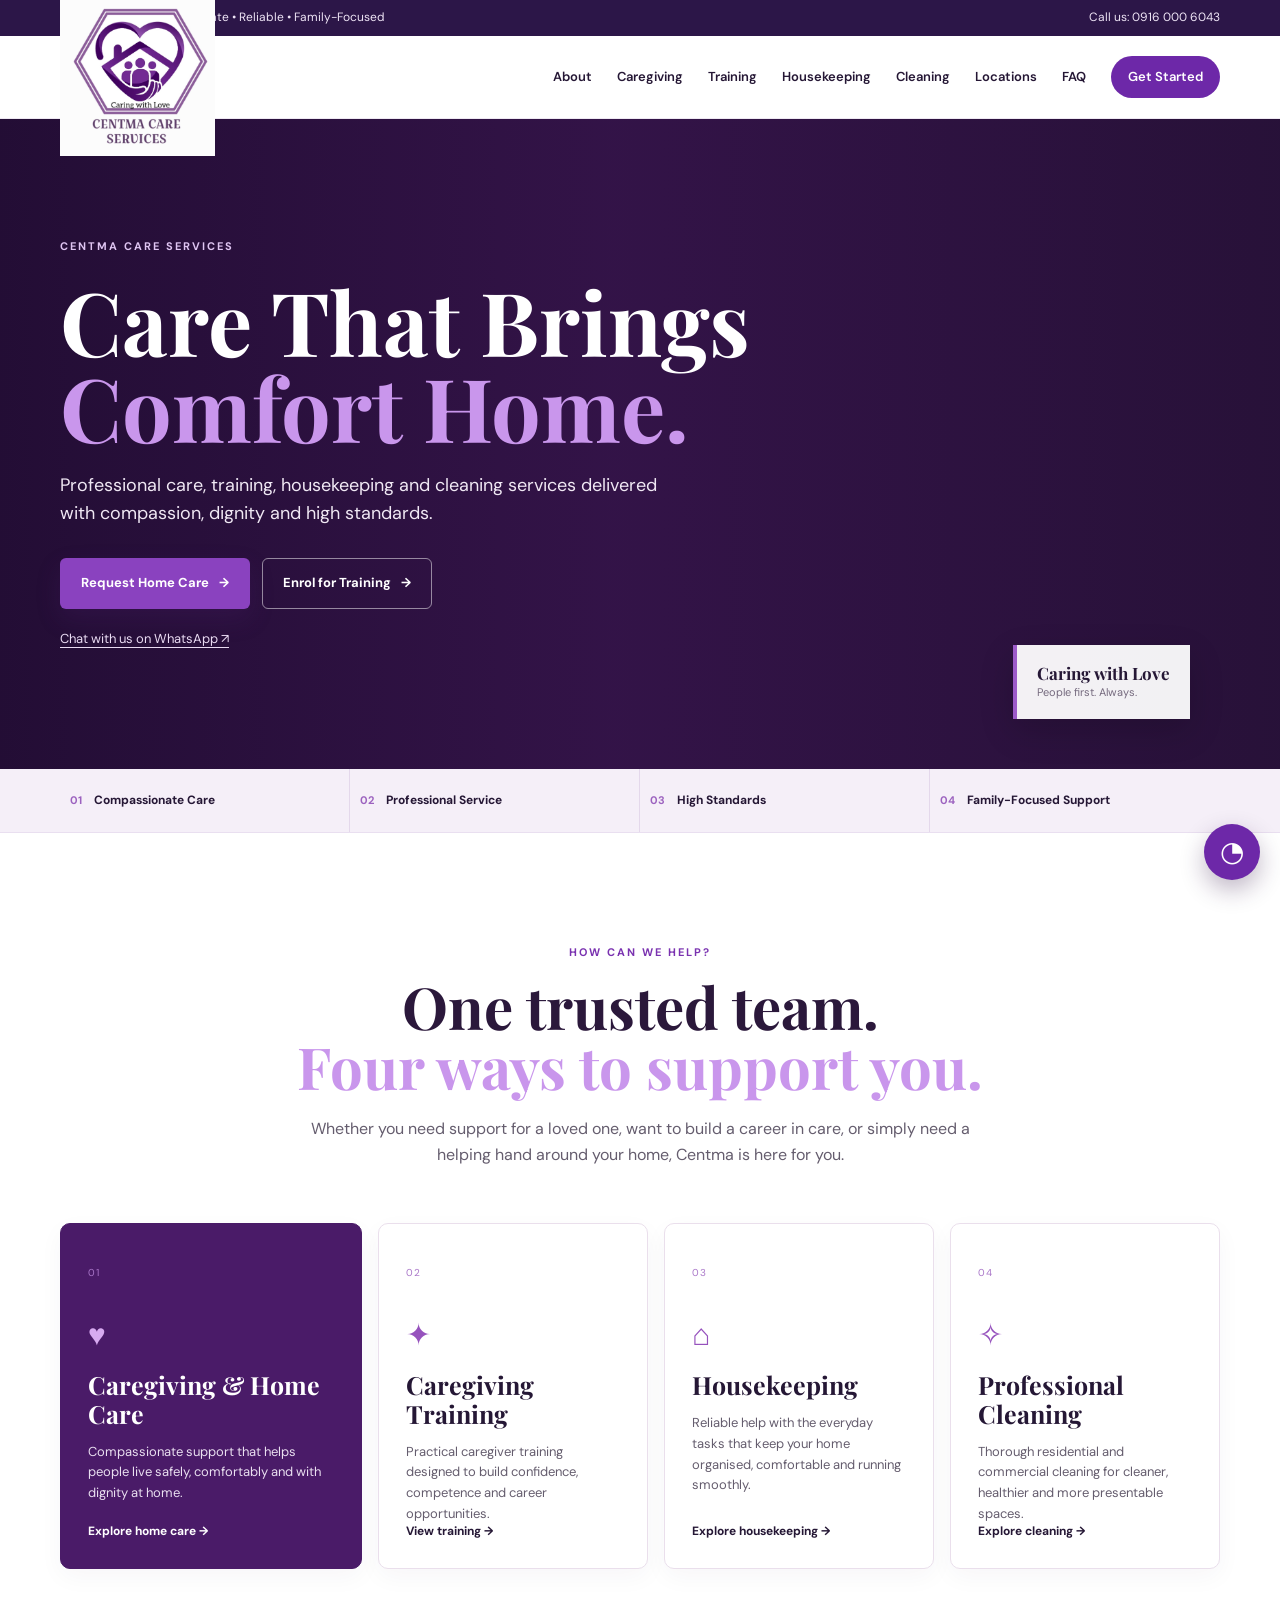
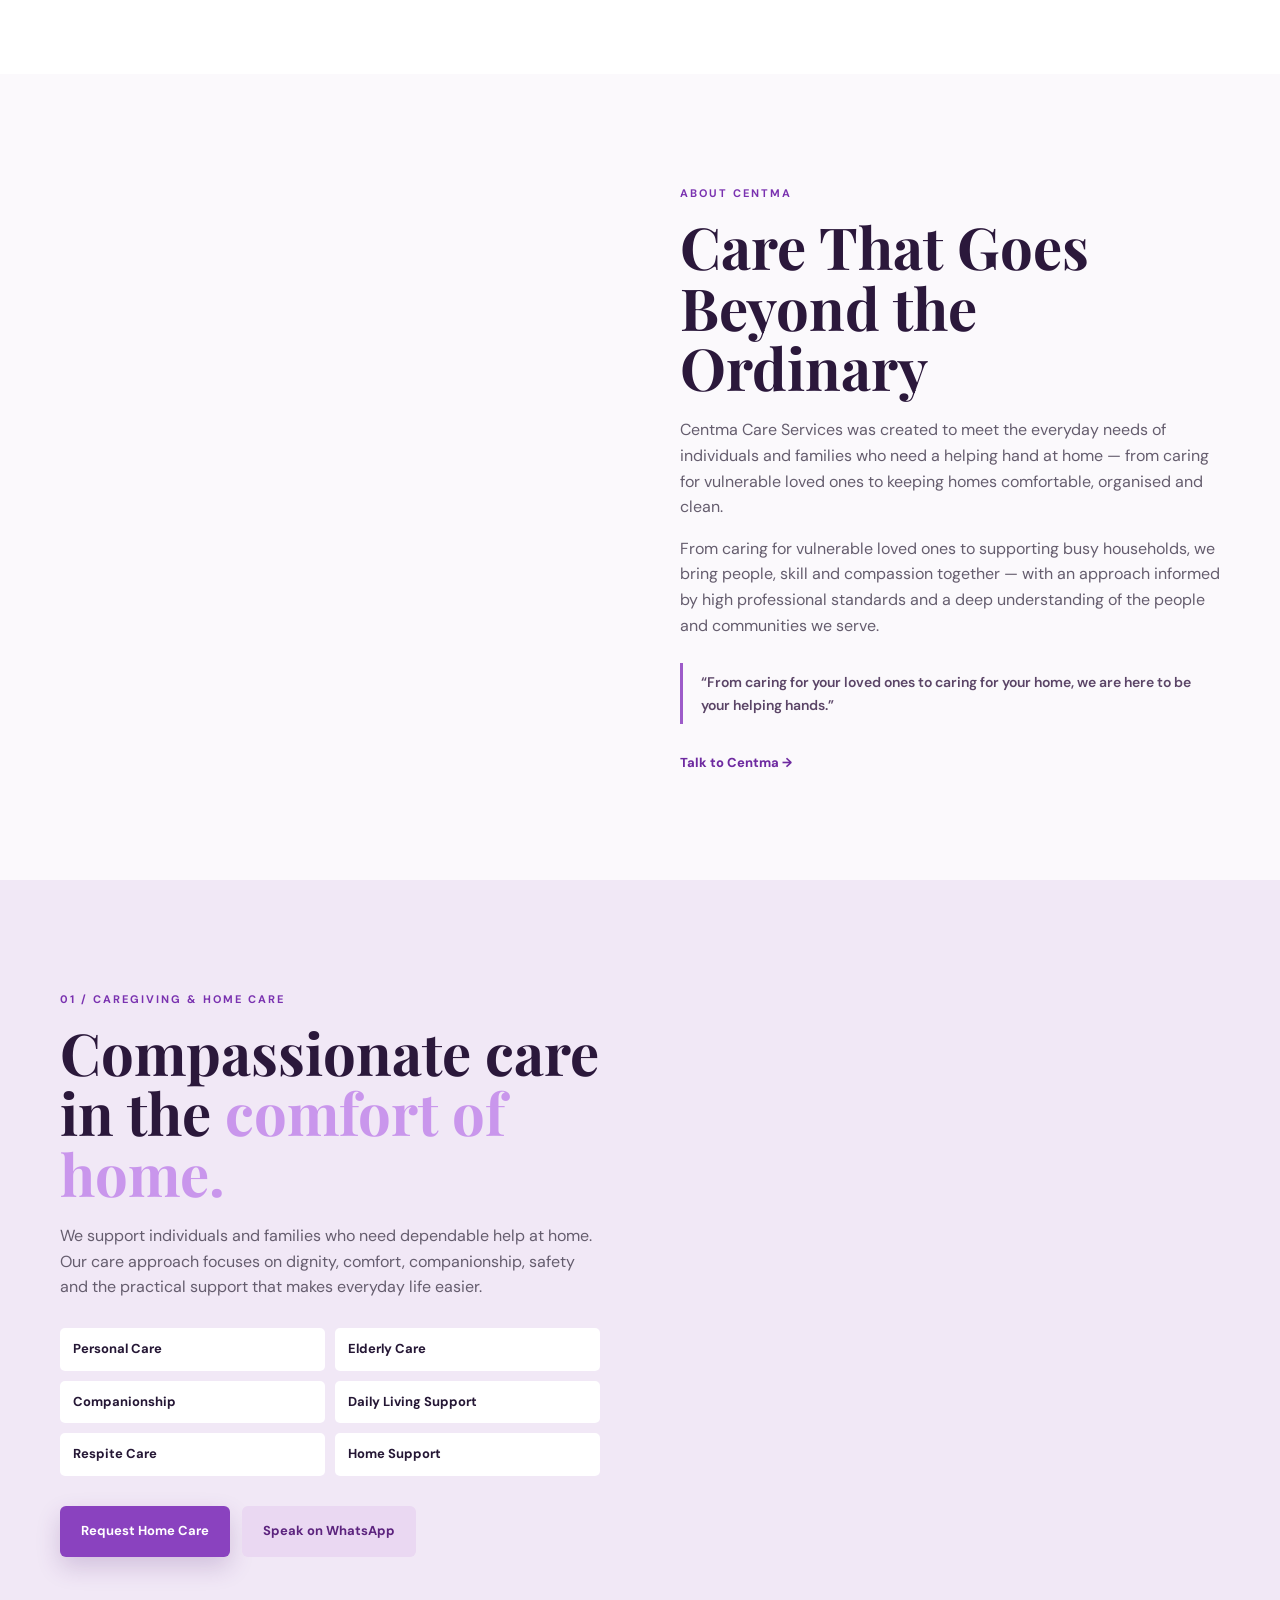
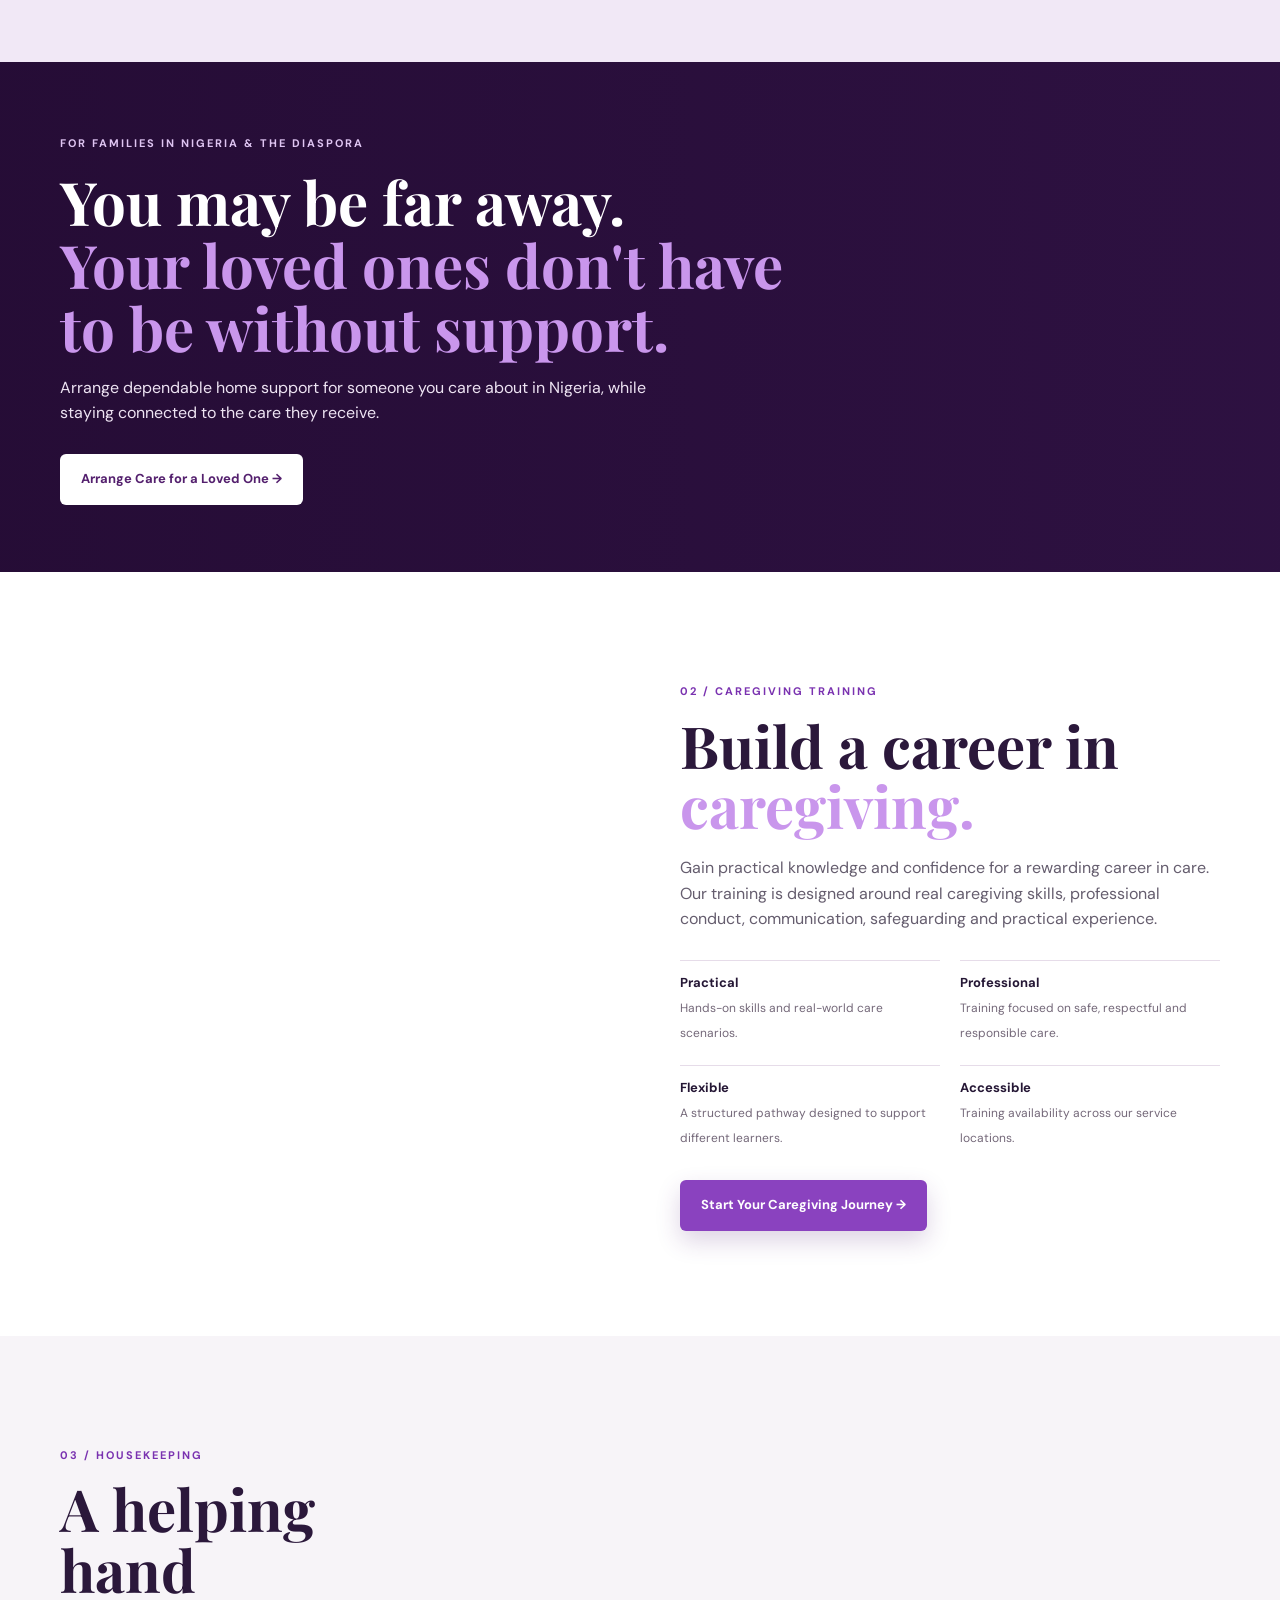
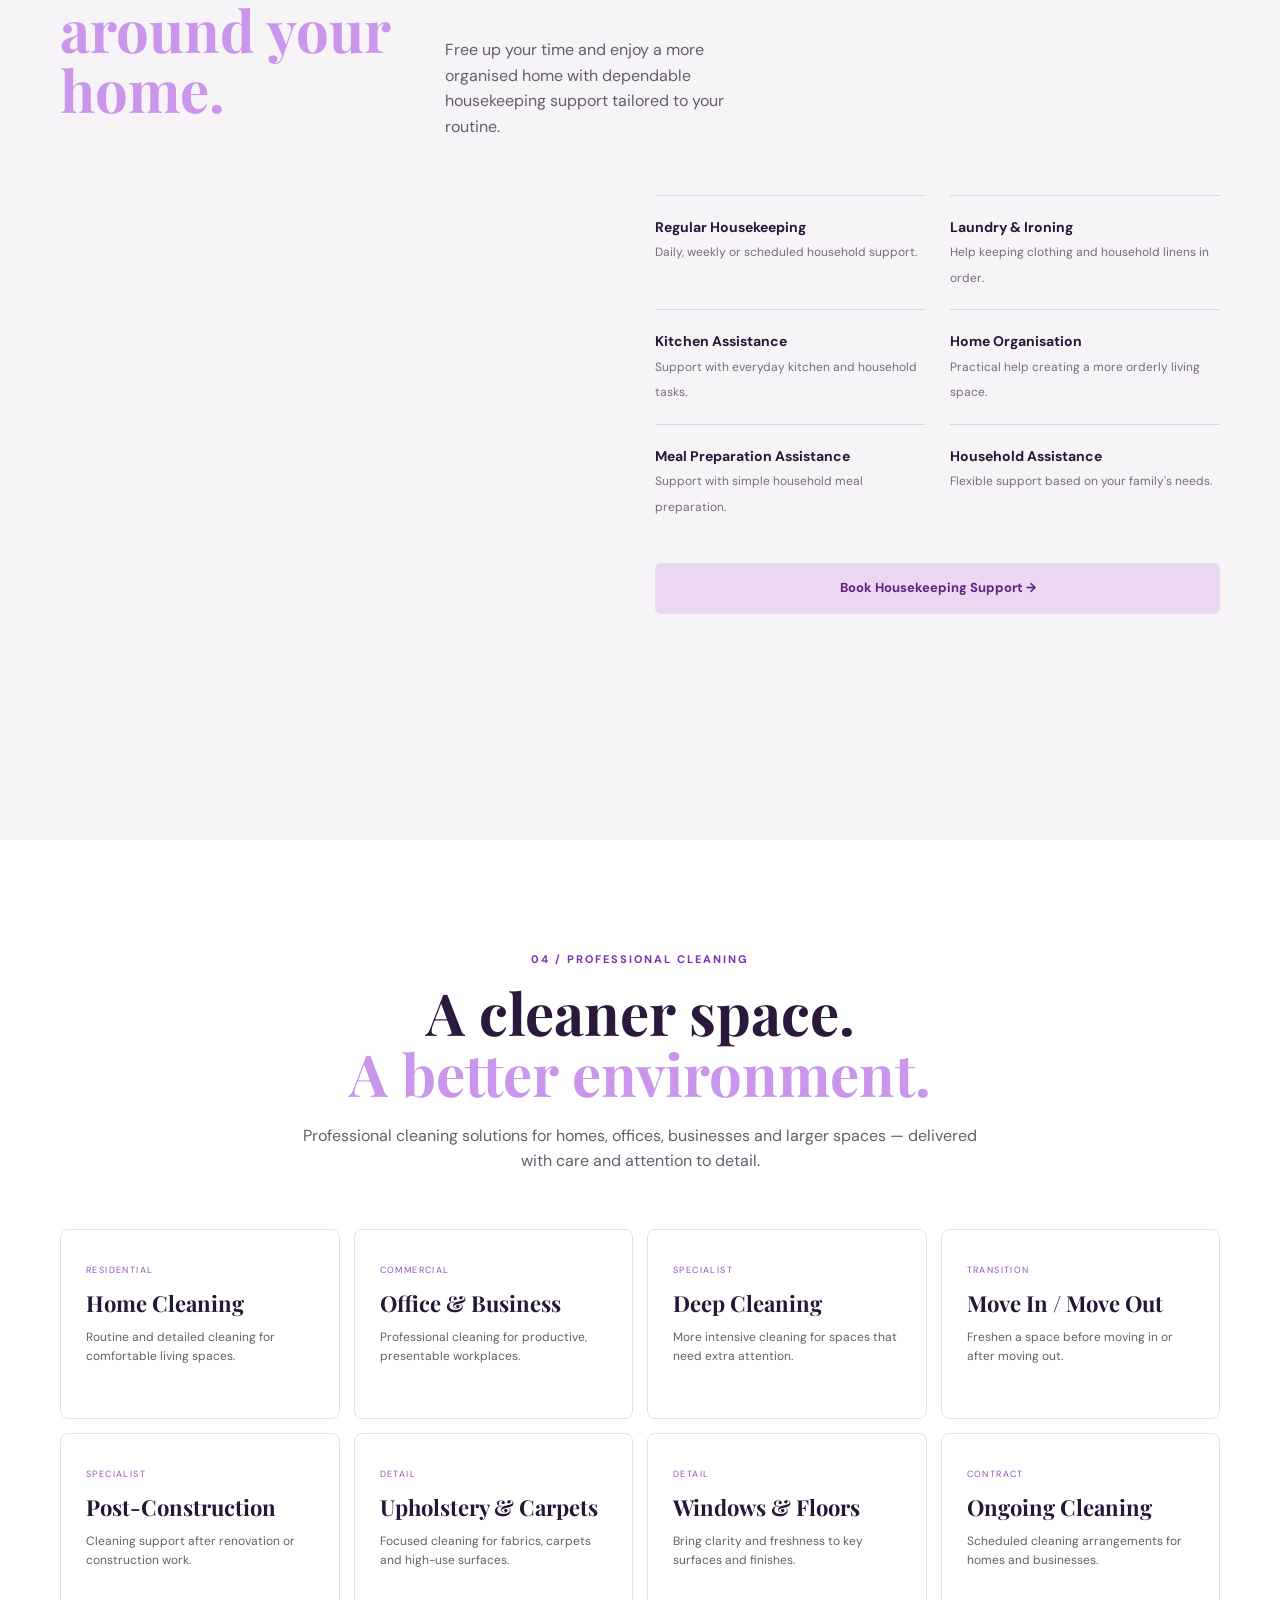
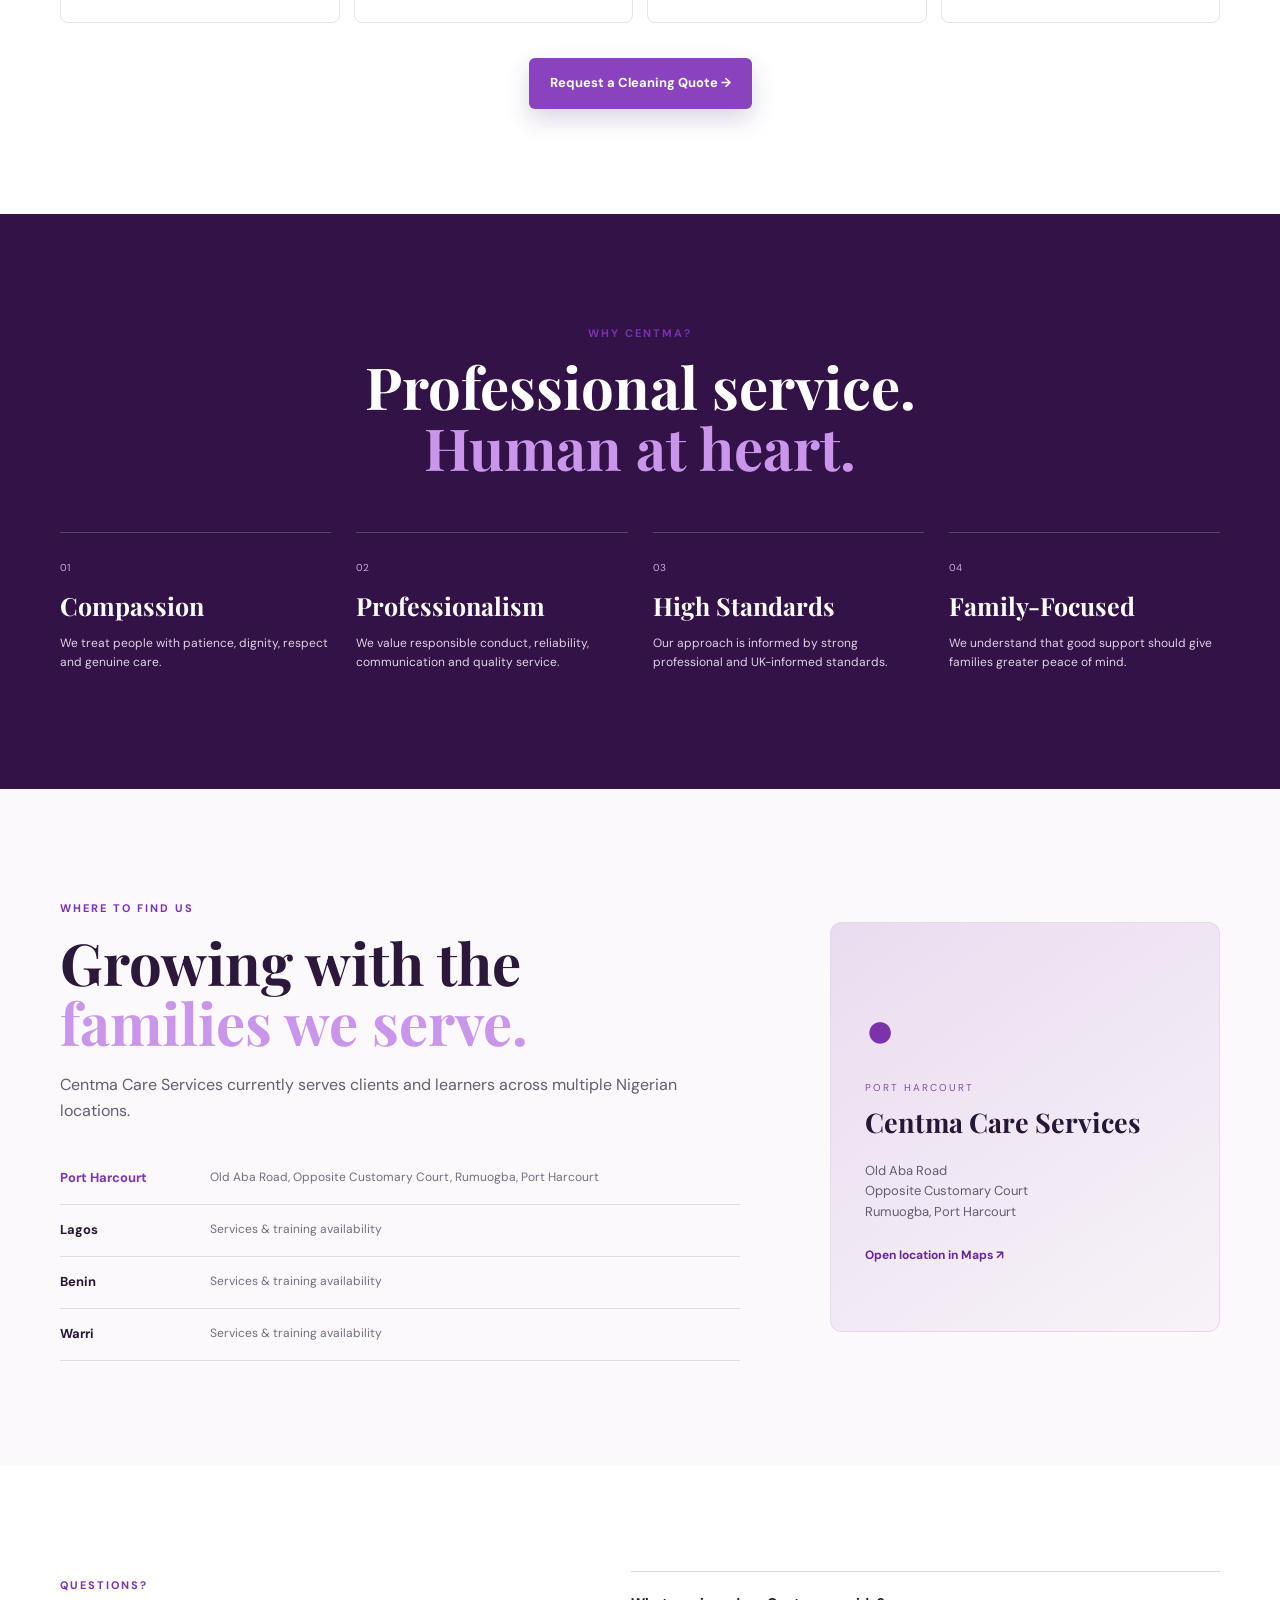
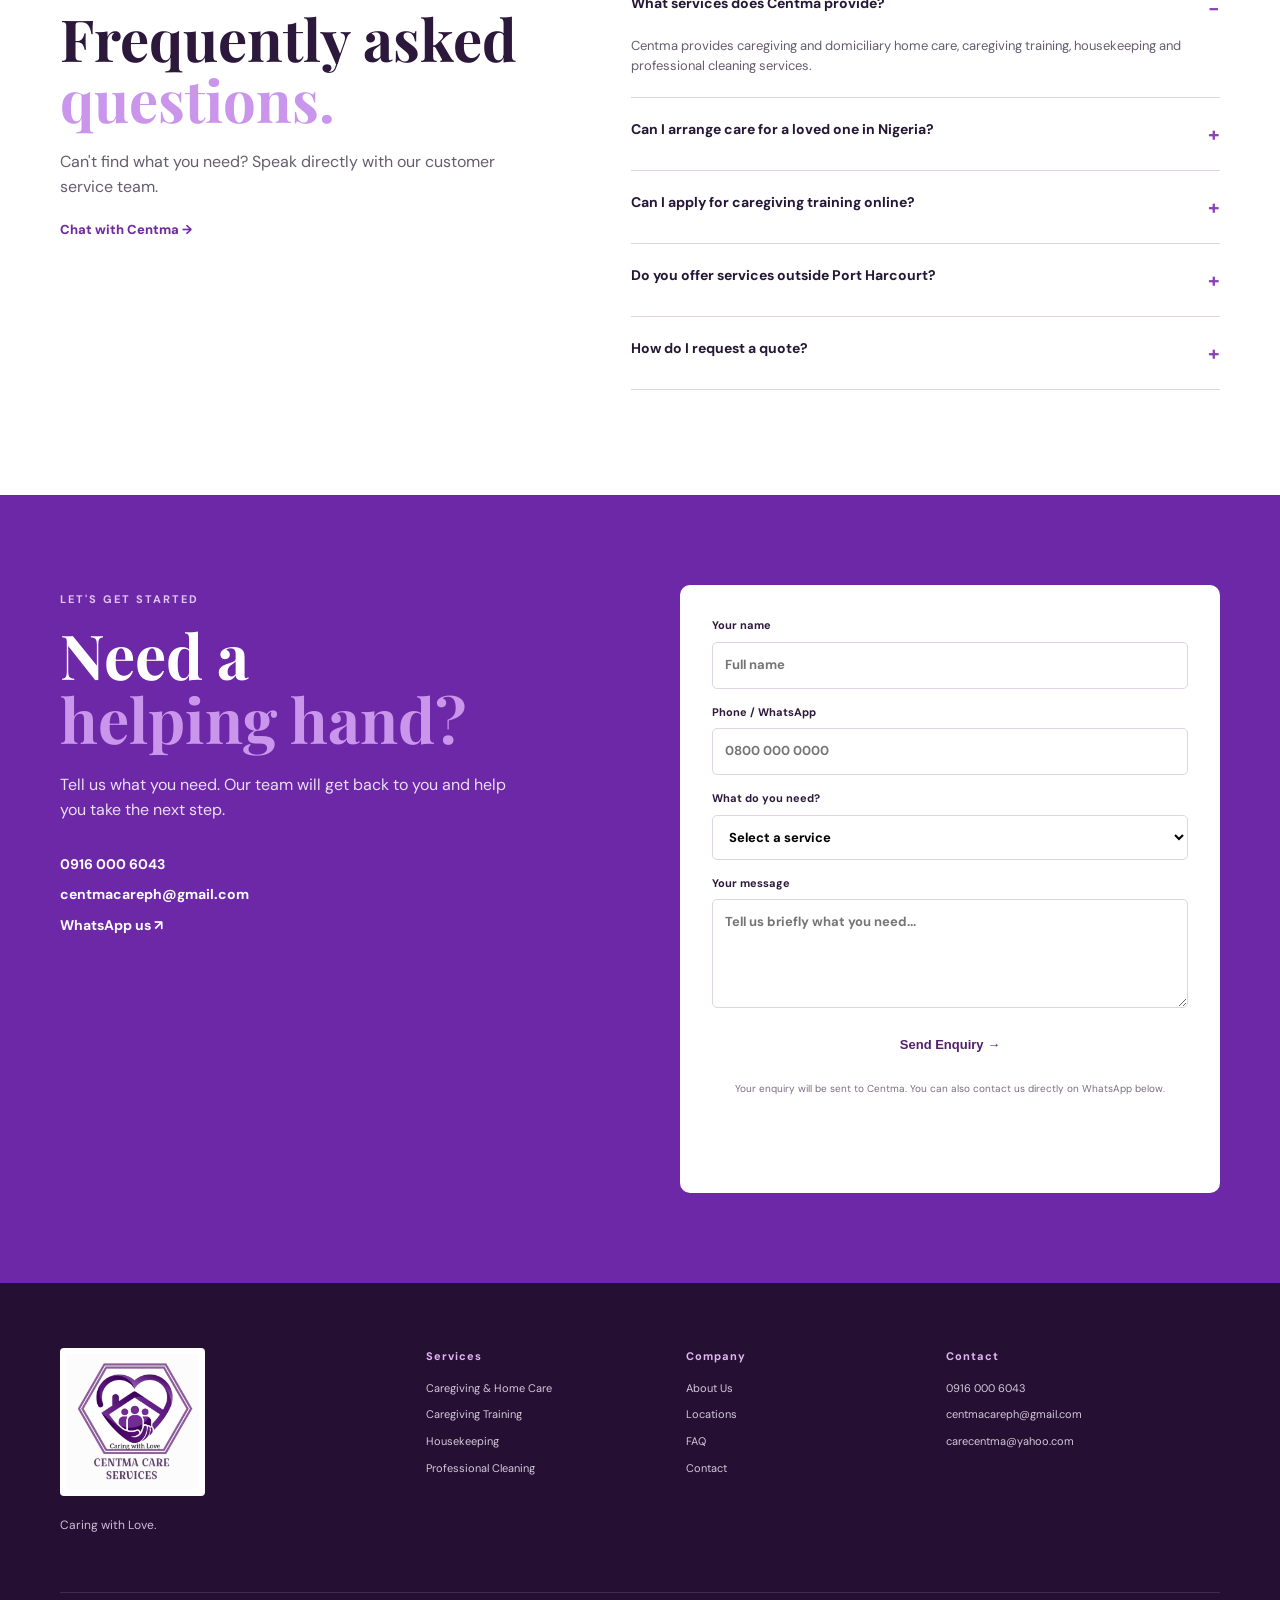
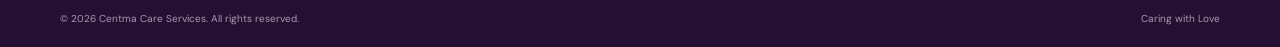
<file: index.html>
<!DOCTYPE html>
<html lang="en">
<head>
  <meta charset="UTF-8" />
  <meta name="viewport" content="width=device-width, initial-scale=1.0" />
  <meta name="description" content="Centma Care Services — compassionate home care, caregiving training, housekeeping and professional cleaning services." />
  <title>Centma Care Services | Caring with Love</title>
  <link rel="preconnect" href="https://fonts.googleapis.com">
  <link rel="preconnect" href="https://fonts.gstatic.com" crossorigin>
  <link href="https://fonts.googleapis.com/css2?family=DM+Sans:wght@400;500;600;700&family=Playfair+Display:wght@600;700&display=swap" rel="stylesheet">
  <link rel="stylesheet" href="styles.css" />
  <script src="https://identity.netlify.com/v1/netlify-identity-widget.js"></script>
</head>
<body class="page-home">
  <div class="topbar">
    <div class="container topbar-inner">
      <span>Professional • Compassionate • Reliable • Family-Focused</span>
      <a href="tel:+2349160006043">Call us: 0916 000 6043</a>
    </div>
  </div>

  <header class="site-header" id="home">
    <div class="container nav-wrap">
      <a class="brand" href="#home" aria-label="Centma Care Services home">
        <img src="logo.jpeg" alt="Centma Care Services logo">
      </a>
      <button class="menu-toggle" aria-label="Open menu" aria-expanded="false">☰</button>
      <nav class="nav" aria-label="Main navigation">
        <a href="about.html">About</a>
        <a href="caregiving.html">Caregiving</a>
        <a href="training.html">Training</a>
        <a href="housekeeping.html">Housekeeping</a>
        <a href="cleaning.html">Cleaning</a>
        <a href="locations.html">Locations</a>
        <a href="faq.html">FAQ</a>
        <a class="nav-cta" href="contact.html">Get Started</a>
      </nav>
    </div>
  </header>

  <main>
    <section class="hero">
      <div class="hero-image" data-cms-bg="hero.image"></div>
      <div class="hero-overlay"></div>
      <div class="container hero-content">
        <span class="eyebrow light" data-cms="brand.name">CENTMA CARE SERVICES</span>
        <h1>Care That Brings<br><em>Comfort Home.</em></h1>
        <p data-cms="hero.description">Professional care, training, housekeeping and cleaning services delivered with compassion, dignity and high standards.</p>
        <div class="hero-actions">
          <a class="btn btn-primary" href="caregiving.html">Request Home Care <span>→</span></a>
          <a class="btn btn-outline" href="training.html">Enrol for Training <span>→</span></a>
        </div>
        <a class="hero-whatsapp" href="https://wa.me/2349160006043" target="_blank" rel="noopener">Chat with us on WhatsApp ↗</a>
      </div>
      <div class="hero-badge">
        <strong data-cms="brand.slogan">Caring with Love</strong>
        <span>People first. Always.</span>
      </div>
    </section>

    <section class="trust-strip">
      <div class="container trust-grid">
        <div><b>01</b><span>Compassionate Care</span></div>
        <div><b>02</b><span>Professional Service</span></div>
        <div><b>03</b><span>High Standards</span></div>
        <div><b>04</b><span>Family-Focused Support</span></div>
      </div>
    </section>

    <section class="section help-section">
      <div class="container">
        <div class="section-heading centered">
          <span class="eyebrow">HOW CAN WE HELP?</span>
          <h2>One trusted team.<br><em>Four ways to support you.</em></h2>
          <p>Whether you need support for a loved one, want to build a career in care, or simply need a helping hand around your home, Centma is here for you.</p>
        </div>
        <div class="service-grid">
          <a class="service-card featured" href="caregiving.html">
            <span class="card-number">01</span>
            <div class="service-icon">♥</div>
            <h3>Caregiving & Home Care</h3>
            <p>Compassionate support that helps people live safely, comfortably and with dignity at home.</p>
            <span class="card-link">Explore home care →</span>
          </a>
          <a class="service-card" href="training.html">
            <span class="card-number">02</span>
            <div class="service-icon">✦</div>
            <h3>Caregiving Training</h3>
            <p>Practical caregiver training designed to build confidence, competence and career opportunities.</p>
            <span class="card-link">View training →</span>
          </a>
          <a class="service-card" href="housekeeping.html">
            <span class="card-number">03</span>
            <div class="service-icon">⌂</div>
            <h3>Housekeeping</h3>
            <p>Reliable help with the everyday tasks that keep your home organised, comfortable and running smoothly.</p>
            <span class="card-link">Explore housekeeping →</span>
          </a>
          <a class="service-card" href="cleaning.html">
            <span class="card-number">04</span>
            <div class="service-icon">✧</div>
            <h3>Professional Cleaning</h3>
            <p>Thorough residential and commercial cleaning for cleaner, healthier and more presentable spaces.</p>
            <span class="card-link">Explore cleaning →</span>
          </a>
        </div>
      </div>
    </section>

    <section class="section story-section" id="about">
      <div class="container split">
        <div class="story-photo photo-one" data-cms-bg="images.about" role="img" aria-label="African family receiving caring support"></div>
        <div class="story-copy">
          <span class="eyebrow">ABOUT CENTMA</span>
          <h2 data-cms="about.title">Care that goes<br><em>beyond the ordinary.</em></h2>
          <p data-cms="about.text">Centma Care Services was created to meet a simple but important need: helping individuals and families get the support they need to live with greater ease, comfort and dignity.</p>
          <p>From caring for vulnerable loved ones to supporting busy households, we bring people, skill and compassion together — with an approach informed by high professional standards and a deep understanding of the people and communities we serve.</p>
          <div class="quote-line">“From caring for your loved ones to caring for your home, we are here to be your helping hands.”</div>
          <a class="text-link" href="#contact">Talk to Centma →</a>
        </div>
      </div>
    </section>

    <section class="section care-section" id="caregiving">
      <div class="container split reverse-mobile">
        <div class="care-copy">
          <span class="eyebrow">01 / CAREGIVING & HOME CARE</span>
          <h2>Compassionate care in the <em>comfort of home.</em></h2>
          <p>We support individuals and families who need dependable help at home. Our care approach focuses on dignity, comfort, companionship, safety and the practical support that makes everyday life easier.</p>
          <div class="feature-list">
            <span>Personal Care</span><span>Elderly Care</span><span>Companionship</span>
            <span>Daily Living Support</span><span>Respite Care</span><span>Home Support</span>
          </div>
          <div class="button-row">
            <a class="btn btn-primary" href="#contact">Request Home Care</a>
            <a class="btn btn-soft" href="https://wa.me/2349160006043?text=Hello%20Centma%2C%20I%20would%20like%20to%20enquire%20about%20home%20care." target="_blank" rel="noopener">Speak on WhatsApp</a>
          </div>
        </div>
        <div class="care-image photo-two" role="img" aria-label="African caregiver supporting an older adult"></div>
      </div>
    </section>

    <section class="diaspora-section">
      <div class="diaspora-image"></div>
      <div class="diaspora-overlay"></div>
      <div class="container diaspora-content">
        <span class="eyebrow light">FOR FAMILIES IN NIGERIA & THE DIASPORA</span>
        <h2>You may be far away.<br><em>Your loved ones don't have to be without support.</em></h2>
        <p>Arrange dependable home support for someone you care about in Nigeria, while staying connected to the care they receive.</p>
        <a class="btn btn-white" href="#contact">Arrange Care for a Loved One →</a>
      </div>
    </section>

    <section class="section training-section" id="training">
      <div class="container split">
        <div class="training-image photo-three" role="img" aria-label="African caregiver trainees in a classroom"></div>
        <div class="training-copy">
          <span class="eyebrow">02 / CAREGIVING TRAINING</span>
          <h2>Build a career in <em>caregiving.</em></h2>
          <p>Gain practical knowledge and confidence for a rewarding career in care. Our training is designed around real caregiving skills, professional conduct, communication, safeguarding and practical experience.</p>
          <div class="training-points">
            <div><b>Practical</b><span>Hands-on skills and real-world care scenarios.</span></div>
            <div><b>Professional</b><span>Training focused on safe, respectful and responsible care.</span></div>
            <div><b>Flexible</b><span>A structured pathway designed to support different learners.</span></div>
            <div><b>Accessible</b><span>Training availability across our service locations.</span></div>
          </div>
          <a class="btn btn-primary" href="#contact">Start Your Caregiving Journey →</a>
        </div>
      </div>
    </section>

    <section class="section light-section" id="housekeeping">
      <div class="container">
        <div class="section-heading split-heading">
          <div>
            <span class="eyebrow">03 / HOUSEKEEPING</span>
            <h2>A helping hand<br><em>around your home.</em></h2>
          </div>
          <p>Free up your time and enjoy a more organised home with dependable housekeeping support tailored to your routine.</p>
        </div>
        <div class="house-grid">
          <div class="house-image photo-four"></div>
          <div class="house-services">
            <div><b>Regular Housekeeping</b><span>Daily, weekly or scheduled household support.</span></div>
            <div><b>Laundry & Ironing</b><span>Help keeping clothing and household linens in order.</span></div>
            <div><b>Kitchen Assistance</b><span>Support with everyday kitchen and household tasks.</span></div>
            <div><b>Home Organisation</b><span>Practical help creating a more orderly living space.</span></div>
            <div><b>Meal Preparation Assistance</b><span>Support with simple household meal preparation.</span></div>
            <div><b>Household Assistance</b><span>Flexible support based on your family's needs.</span></div>
            <a class="btn btn-soft full" href="#contact">Book Housekeeping Support →</a>
          </div>
        </div>
      </div>
    </section>

    <section class="section cleaning-section" id="cleaning">
      <div class="container">
        <div class="section-heading centered">
          <span class="eyebrow">04 / PROFESSIONAL CLEANING</span>
          <h2>A cleaner space.<br><em>A better environment.</em></h2>
          <p>Professional cleaning solutions for homes, offices, businesses and larger spaces — delivered with care and attention to detail.</p>
        </div>
        <div class="clean-grid">
          <div class="clean-card"><span>Residential</span><b>Home Cleaning</b><p>Routine and detailed cleaning for comfortable living spaces.</p></div>
          <div class="clean-card"><span>Commercial</span><b>Office & Business</b><p>Professional cleaning for productive, presentable workplaces.</p></div>
          <div class="clean-card"><span>Specialist</span><b>Deep Cleaning</b><p>More intensive cleaning for spaces that need extra attention.</p></div>
          <div class="clean-card"><span>Transition</span><b>Move In / Move Out</b><p>Freshen a space before moving in or after moving out.</p></div>
          <div class="clean-card"><span>Specialist</span><b>Post-Construction</b><p>Cleaning support after renovation or construction work.</p></div>
          <div class="clean-card"><span>Detail</span><b>Upholstery & Carpets</b><p>Focused cleaning for fabrics, carpets and high-use surfaces.</p></div>
          <div class="clean-card"><span>Detail</span><b>Windows & Floors</b><p>Bring clarity and freshness to key surfaces and finishes.</p></div>
          <div class="clean-card"><span>Contract</span><b>Ongoing Cleaning</b><p>Scheduled cleaning arrangements for homes and businesses.</p></div>
        </div>
        <div class="center-action"><a class="btn btn-primary" href="#contact">Request a Cleaning Quote →</a></div>
      </div>
    </section>

    <section class="section why-section">
      <div class="container">
        <div class="section-heading centered">
          <span class="eyebrow">WHY CENTMA?</span>
          <h2>Professional service.<br><em>Human at heart.</em></h2>
        </div>
        <div class="why-grid">
          <div><span>01</span><h3>Compassion</h3><p>We treat people with patience, dignity, respect and genuine care.</p></div>
          <div><span>02</span><h3>Professionalism</h3><p>We value responsible conduct, reliability, communication and quality service.</p></div>
          <div><span>03</span><h3>High Standards</h3><p>Our approach is informed by strong professional and UK-informed standards.</p></div>
          <div><span>04</span><h3>Family-Focused</h3><p>We understand that good support should give families greater peace of mind.</p></div>
        </div>
      </div>
    </section>

    <section class="section locations-section" id="locations">
      <div class="container location-layout">
        <div>
          <span class="eyebrow">WHERE TO FIND US</span>
          <h2>Growing with the<br><em>families we serve.</em></h2>
          <p>Centma Care Services currently serves clients and learners across multiple Nigerian locations.</p>
          <div class="location-list">
            <div class="active"><b>Port Harcourt</b><span>Old Aba Road, Opposite Customary Court, Rumuogba, Port Harcourt</span></div>
            <div><b>Lagos</b><span>Services & training availability</span></div>
            <div><b>Benin</b><span>Services & training availability</span></div>
            <div><b>Warri</b><span>Services & training availability</span></div>
          </div>
        </div>
        <div class="map-card">
          <div class="map-pin">●</div>
          <span>PORT HARCOURT</span>
          <strong>Centma Care Services</strong>
          <p>Old Aba Road<br>Opposite Customary Court<br>Rumuogba, Port Harcourt</p>
          <a href="https://www.google.com/maps/search/?api=1&query=Old+Aba+Road+Rumuogba+Port+Harcourt" target="_blank" rel="noopener">Open location in Maps ↗</a>
        </div>
      </div>
    </section>

    <section class="section faq-section" id="faq">
      <div class="container faq-layout">
        <div>
          <span class="eyebrow">QUESTIONS?</span>
          <h2>Frequently asked<br><em>questions.</em></h2>
          <p>Can't find what you need? Speak directly with our customer service team.</p>
          <a class="text-link" href="https://wa.me/2349160006043" target="_blank" rel="noopener">Chat with Centma →</a>
        </div>
        <div class="faq-list">
          <details open><summary>What services does Centma provide?</summary><p>Centma provides caregiving and domiciliary home care, caregiving training, housekeeping and professional cleaning services.</p></details>
          <details><summary>Can I arrange care for a loved one in Nigeria?</summary><p>Yes. Contact our team with the person's location and the kind of support needed so we can discuss the appropriate service.</p></details>
          <details><summary>Can I apply for caregiving training online?</summary><p>Yes. Use the enquiry form below or WhatsApp us to begin your enrolment process and receive the current training information.</p></details>
          <details><summary>Do you offer services outside Port Harcourt?</summary><p>Centma has service and training availability in Port Harcourt, Lagos, Benin and Warri. Contact us to confirm availability for your specific location.</p></details>
          <details><summary>How do I request a quote?</summary><p>Send us your details through the form below or WhatsApp. Tell us the service you need, your location and any important requirements.</p></details>
        </div>
      </div>
    </section>

    <section class="contact-section" id="contact">
      <div class="container contact-grid">
        <div class="contact-copy">
          <span class="eyebrow light">LET'S GET STARTED</span>
          <h2>Need a<br><em>helping hand?</em></h2>
          <p>Tell us what you need. Our team will get back to you and help you take the next step.</p>
          <div class="contact-details">
            <a href="tel:+2349160006043">0916 000 6043</a>
            <a href="mailto:centmacareph@gmail.com">centmacareph@gmail.com</a>
            <a href="https://wa.me/2349160006043" target="_blank" rel="noopener">WhatsApp us ↗</a>
          </div>
        </div>
        <form class="contact-form" id="contactForm" name="contact" method="POST" data-netlify="true" data-netlify-honeypot="bot-field" action="/success.html">
          <input type="hidden" name="bot-field">
          <label>Your name<input name="name" required placeholder="Full name"></label>
          <label>Phone / WhatsApp<input name="phone" required placeholder="0800 000 0000"></label>
          <label>What do you need?<select name="service" required>
            <option value="">Select a service</option>
            <option>Home Care / Caregiving</option>
            <option>Caregiving Training</option>
            <option>Housekeeping</option>
            <option>Professional Cleaning</option>
            <option>General Enquiry</option>
          </select></label>
          <label>Your message<textarea name="message" rows="4" placeholder="Tell us briefly what you need..."></textarea></label>
          <button class="btn btn-white full" type="submit">Send Enquiry →</button>
          <small>Your enquiry will be sent to Centma. You can also contact us directly on WhatsApp below.</small>
          <a class="btn btn-outline full" href="https://wa.me/2349160006043?text=Hello%20Centma%20Care%20Services%2C%20I%20would%20like%20to%20make%20an%20enquiry." target="_blank" rel="noopener">Chat with us on WhatsApp ↗</a>
        </form>
      </div>
    </section>
  </main>

  <footer>
    <div class="container footer-grid">
      <div><img src="logo.jpeg" alt="Centma Care Services" class="footer-logo"><p>Caring with Love.</p></div>
      <div><b>Services</b><a href="#caregiving">Caregiving & Home Care</a><a href="#training">Caregiving Training</a><a href="housekeeping.html">Housekeeping</a><a href="#cleaning">Professional Cleaning</a></div>
      <div><b>Company</b><a href="#about">About Us</a><a href="locations.html">Locations</a><a href="faq.html">FAQ</a><a href="#contact">Contact</a></div>
      <div><b>Contact</b><a href="tel:+2349160006043">0916 000 6043</a><a href="mailto:centmacareph@gmail.com">centmacareph@gmail.com</a><a href="mailto:carecentma@yahoo.com">carecentma@yahoo.com</a></div>
    </div>
    <div class="container footer-bottom"><span>© 2026 Centma Care Services. All rights reserved.</span><span>Caring with Love</span></div>
  </footer>

  <a class="floating-wa" href="https://wa.me/2349160006043" target="_blank" rel="noopener" aria-label="Chat with Centma on WhatsApp">◔</a>
  <script src="script.js"></script>
</body>
</html>
</file>
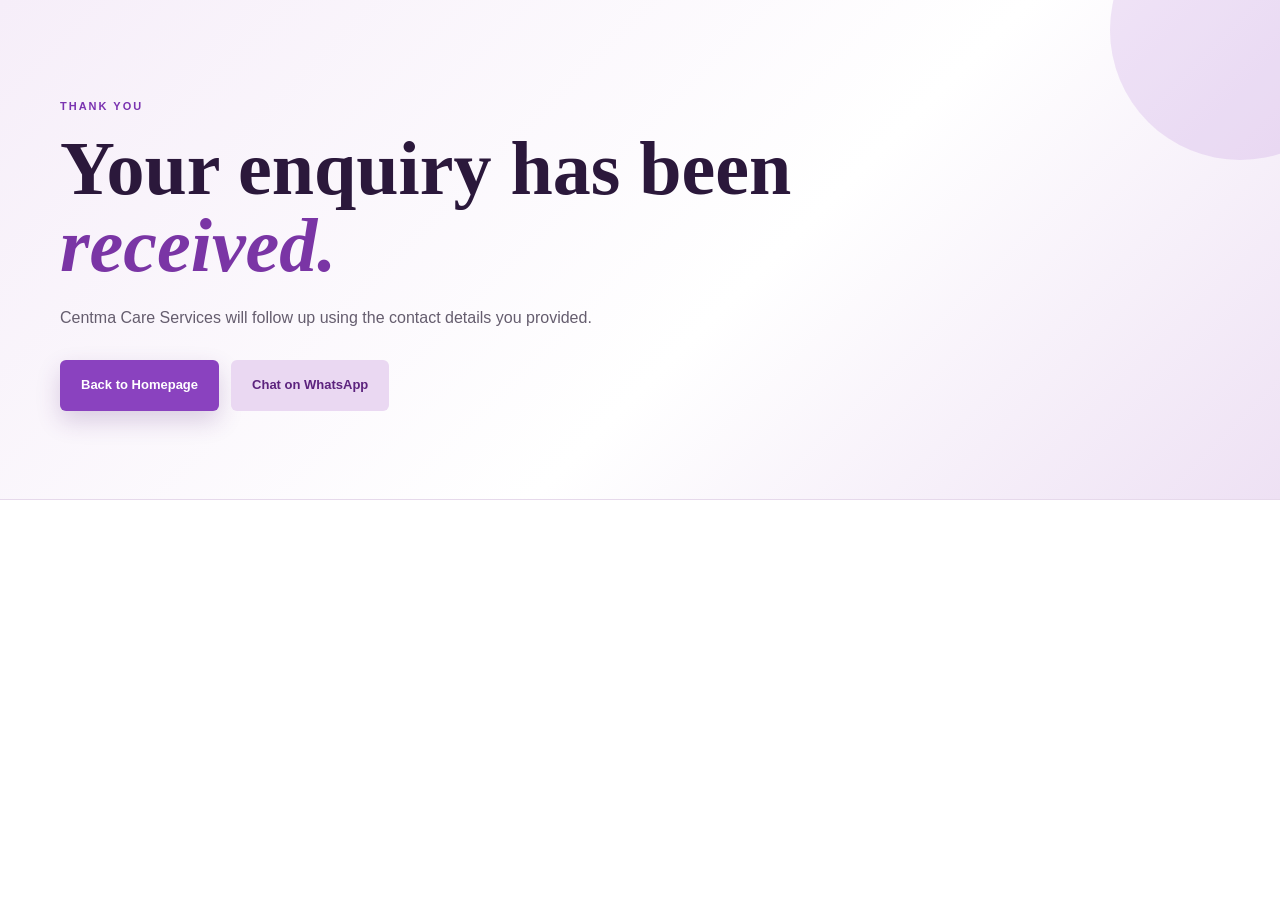
<file: success/index.html>
<!doctype html><html lang="en"><head><meta charset="utf-8"><meta name="viewport" content="width=device-width,initial-scale=1"><title>Thank You | Centma Care Services</title><link rel="stylesheet" href="../styles.css"></head><body><main class="inner-hero"><div class="container"><span class="eyebrow">THANK YOU</span><h1>Your enquiry has been <em>received.</em></h1><p>Centma Care Services will follow up using the contact details you provided.</p><div class="button-row"><a class="btn btn-primary" href="../index.html">Back to Homepage</a><a class="btn btn-soft" href="https://wa.me/2349160006043">Chat on WhatsApp</a></div></div></main></body></html>
</file>
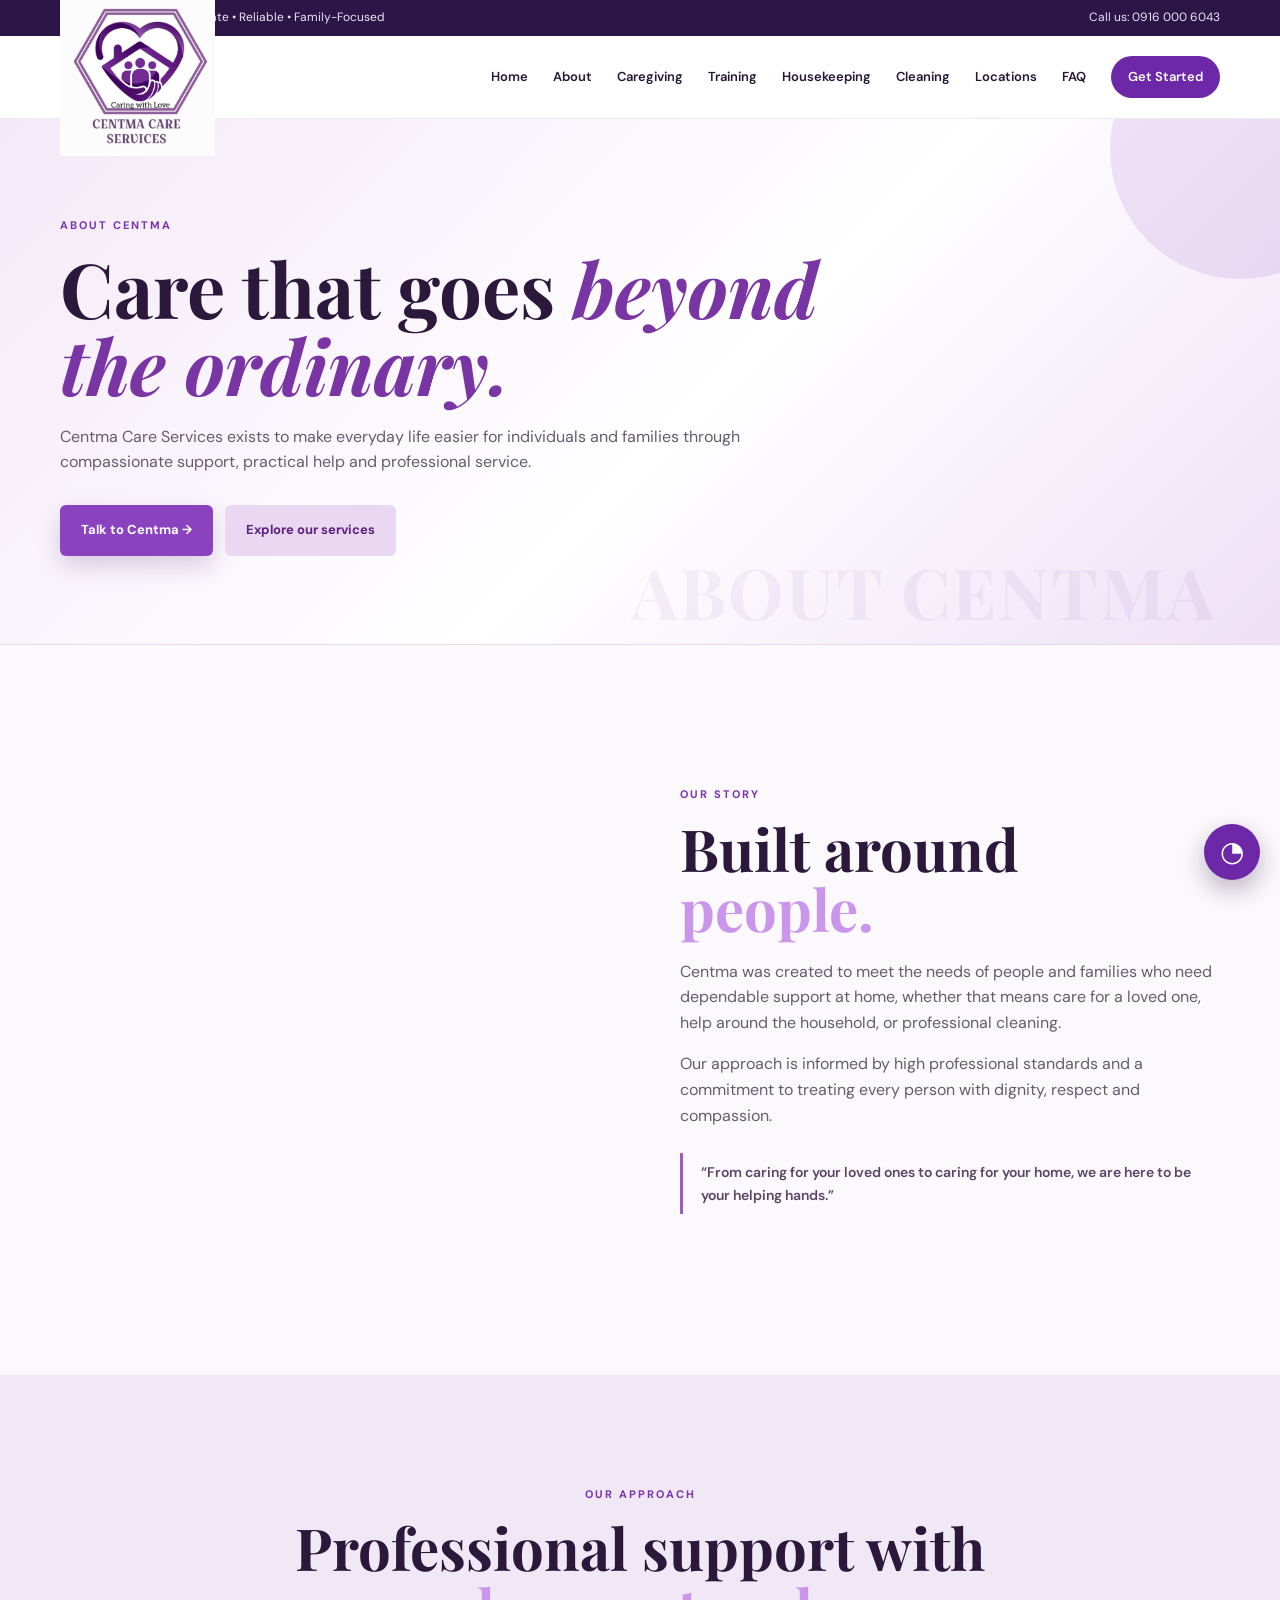
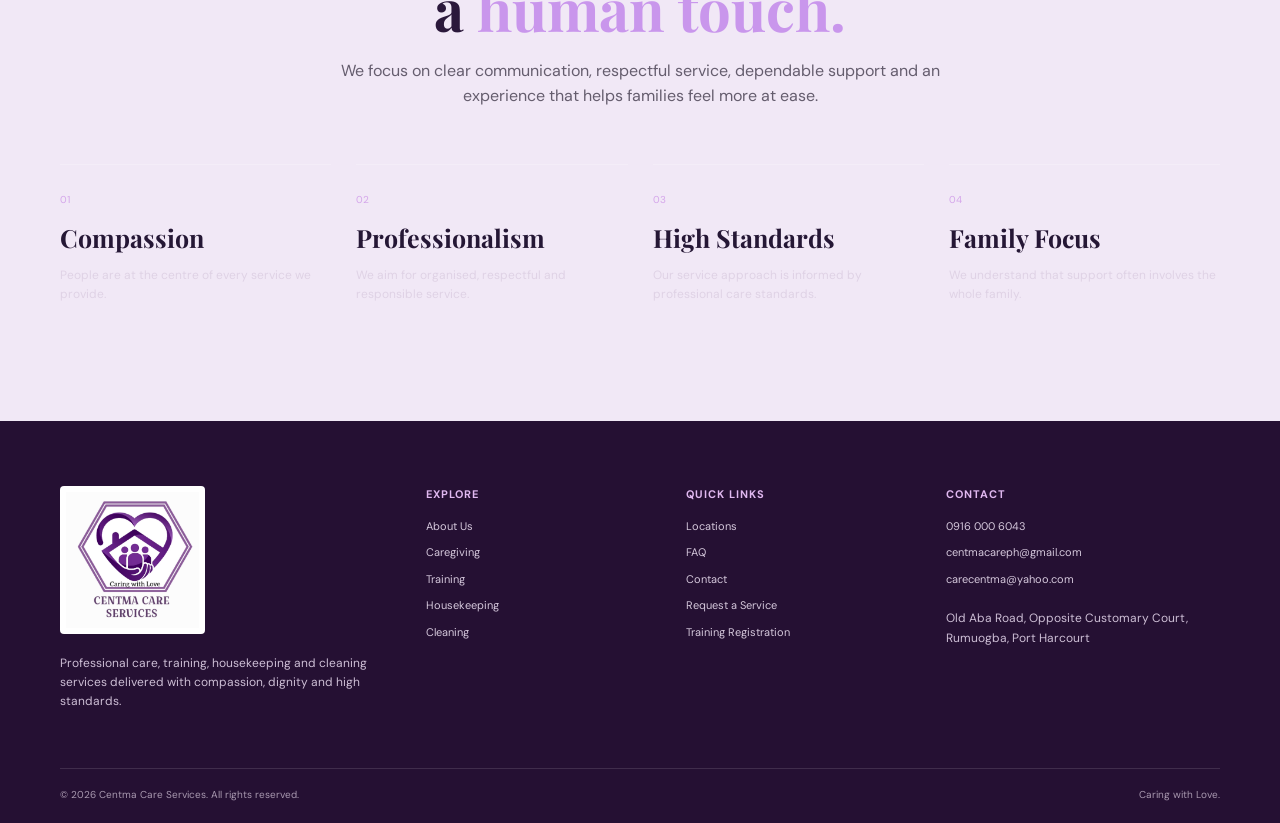
<file: about.html>
<!DOCTYPE html><html lang="en"><head><meta charset="UTF-8"><meta name="viewport" content="width=device-width, initial-scale=1.0"><meta name="description" content="Learn about Centma Care Services and our approach to compassionate support."><title>About Us | Centma Care Services</title><link rel="preconnect" href="https://fonts.googleapis.com"><link rel="preconnect" href="https://fonts.gstatic.com" crossorigin><link href="https://fonts.googleapis.com/css2?family=DM+Sans:wght@400;500;600;700&family=Playfair+Display:wght@600;700&display=swap" rel="stylesheet"><link rel="stylesheet" href="styles.css"></head><body class="page-about"><div class="topbar"><div class="container topbar-inner"><span>Professional • Compassionate • Reliable • Family-Focused</span><a href="tel:+2349160006043">Call us: 0916 000 6043</a></div></div>
<header class="site-header"><div class="container nav-wrap"><a class="brand" href="index.html" aria-label="Centma Care Services home"><img src="logo.jpeg" alt="Centma Care Services logo"></a><button class="menu-toggle" aria-label="Open menu" aria-expanded="false">☰</button><nav class="nav" aria-label="Main navigation">
<a href="index.html">Home</a><a href="about.html">About</a><a href="caregiving.html">Caregiving</a><a href="training.html">Training</a><a href="housekeeping.html">Housekeeping</a><a href="cleaning.html">Cleaning</a><a href="locations.html">Locations</a><a href="faq.html">FAQ</a><a class="nav-cta" href="contact.html">Get Started</a>
</nav></div></header><main><section class="inner-hero"><div class="container"><span class="eyebrow">ABOUT CENTMA</span><h1>Care that goes <em>beyond the ordinary.</em></h1><p>Centma Care Services exists to make everyday life easier for individuals and families through compassionate support, practical help and professional service.</p><div class="button-row"><a class="btn btn-primary" href="contact.html">Talk to Centma →</a><a class="btn btn-soft" href="caregiving.html">Explore our services</a></div></div></section><section class="section story-section"><div class="container split"><div class="story-photo photo-one"></div><div class="story-copy"><span class="eyebrow">OUR STORY</span><h2>Built around <em>people.</em></h2><p>Centma was created to meet the needs of people and families who need dependable support at home, whether that means care for a loved one, help around the household, or professional cleaning.</p><p>Our approach is informed by high professional standards and a commitment to treating every person with dignity, respect and compassion.</p><div class="quote-line">“From caring for your loved ones to caring for your home, we are here to be your helping hands.”</div></div></div></section><section class="section care-section"><div class="container"><div class="section-heading centered"><span class="eyebrow">OUR APPROACH</span><h2>Professional support with a <em>human touch.</em></h2><p>We focus on clear communication, respectful service, dependable support and an experience that helps families feel more at ease.</p></div><div class="why-grid"><div><span>01</span><h3>Compassion</h3><p>People are at the centre of every service we provide.</p></div><div><span>02</span><h3>Professionalism</h3><p>We aim for organised, respectful and responsible service.</p></div><div><span>03</span><h3>High Standards</h3><p>Our service approach is informed by professional care standards.</p></div><div><span>04</span><h3>Family Focus</h3><p>We understand that support often involves the whole family.</p></div></div></div></section></main><footer><div class="container footer-grid"><div><img class="footer-logo" src="logo.jpeg" alt="Centma Care Services logo"><p>Professional care, training, housekeeping and cleaning services delivered with compassion, dignity and high standards.</p></div><div><b>EXPLORE</b><a href="about.html">About Us</a><a href="caregiving.html">Caregiving</a><a href="training.html">Training</a><a href="housekeeping.html">Housekeeping</a><a href="cleaning.html">Cleaning</a></div><div><b>QUICK LINKS</b><a href="locations.html">Locations</a><a href="faq.html">FAQ</a><a href="contact.html">Contact</a><a href="service-request.html">Request a Service</a><a href="training-registration.html">Training Registration</a></div><div><b>CONTACT</b><a href="tel:+2349160006043">0916 000 6043</a><a href="mailto:centmacareph@gmail.com">centmacareph@gmail.com</a><a href="mailto:carecentma@yahoo.com">carecentma@yahoo.com</a><p>Old Aba Road, Opposite Customary Court, Rumuogba, Port Harcourt</p></div></div><div class="container footer-bottom"><span>© 2026 Centma Care Services. All rights reserved.</span><span>Caring with Love.</span></div></footer><a class="floating-wa" href="https://wa.me/2349160006043" target="_blank" rel="noopener" aria-label="Chat on WhatsApp">◔</a><script src="script.js"></script></body></html>
</file>
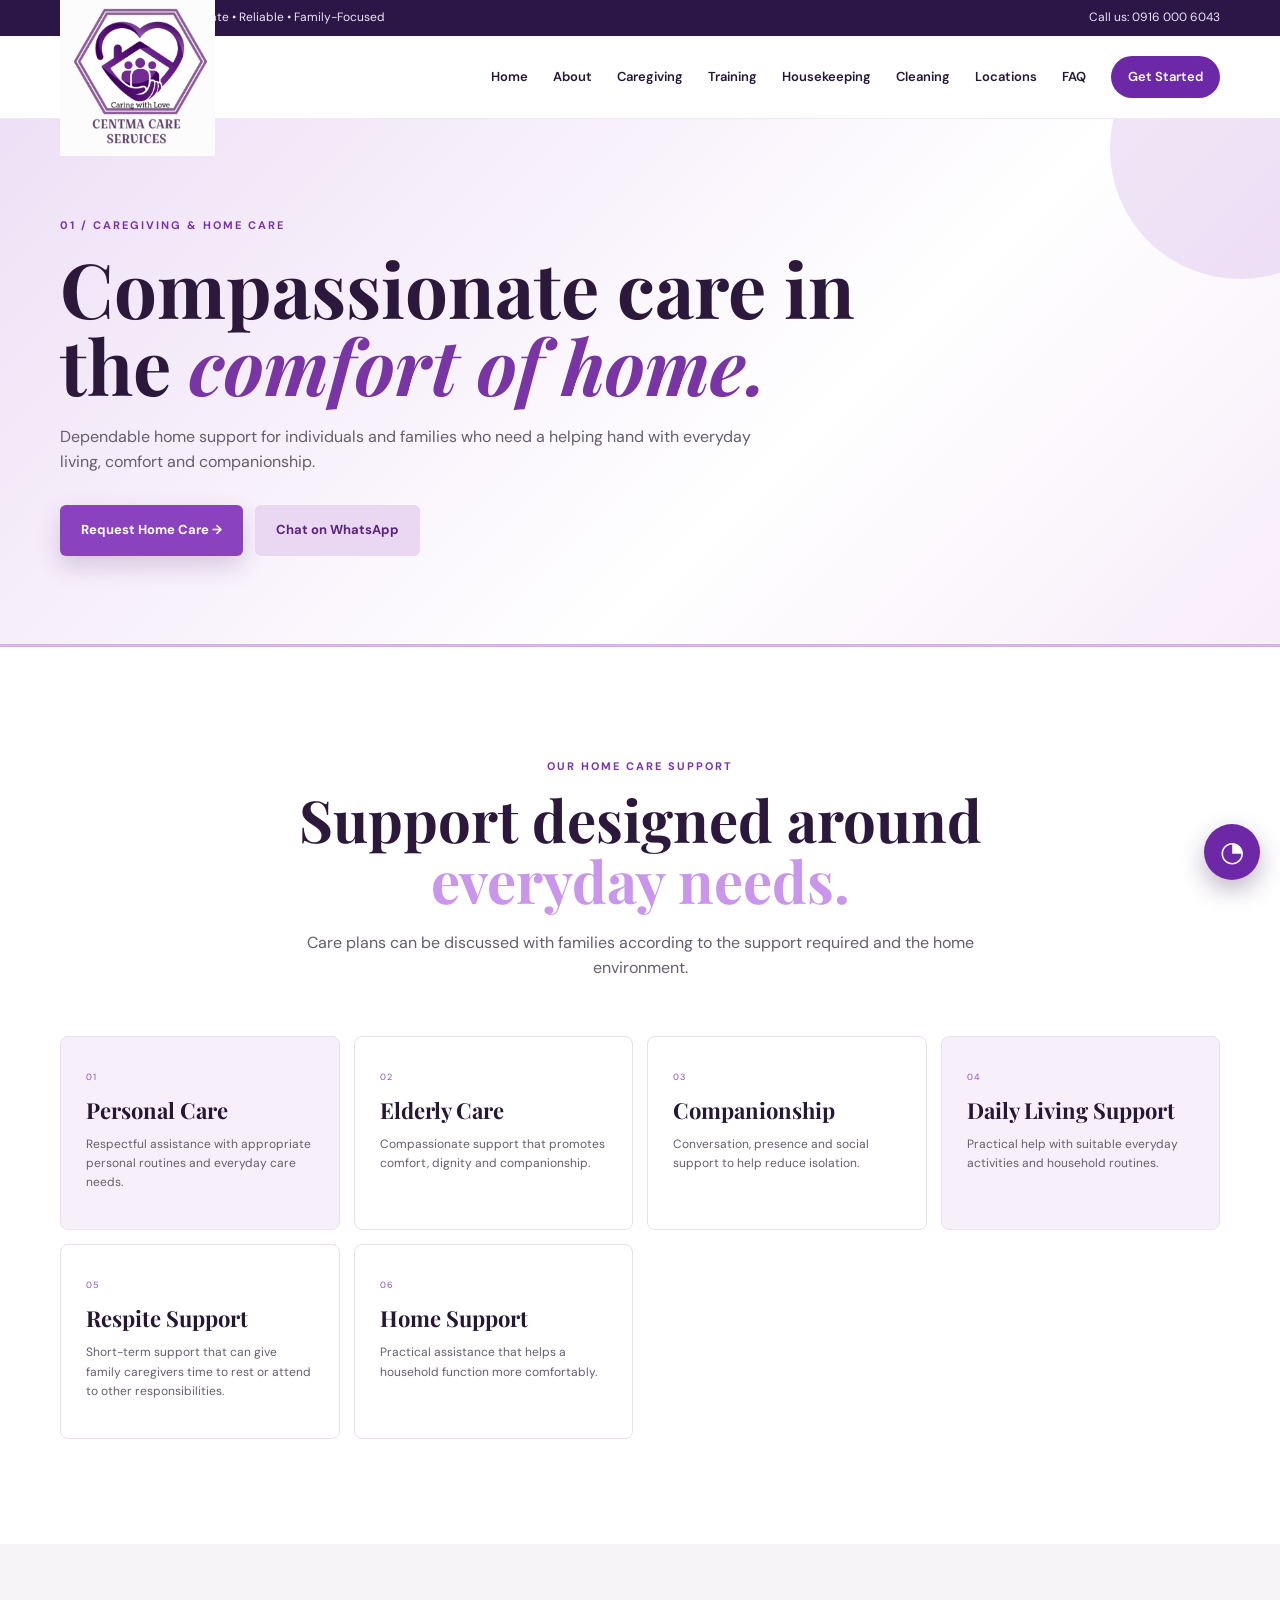
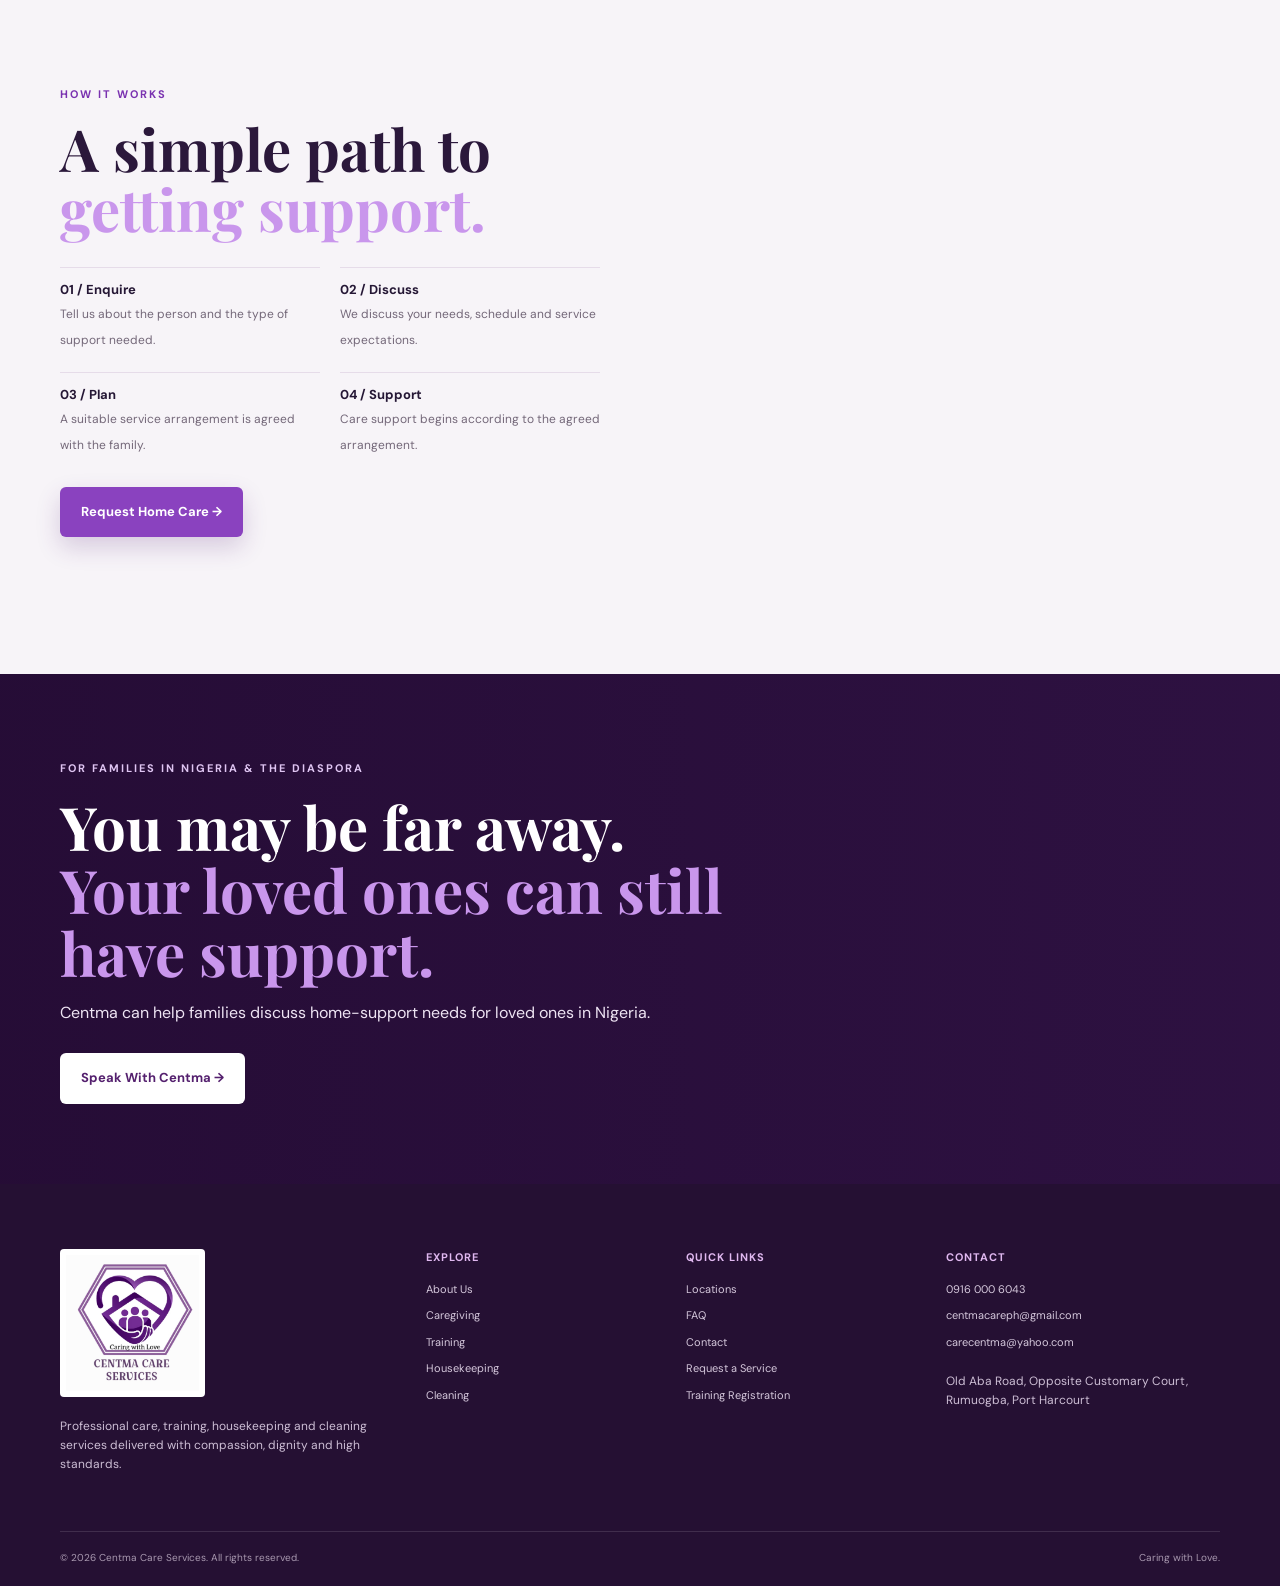
<file: caregiving.html>
<!DOCTYPE html><html lang="en"><head><meta charset="UTF-8"><meta name="viewport" content="width=device-width, initial-scale=1.0"><meta name="description" content="Centma Care Services home care and caregiving support."><title>Caregiving & Home Care | Centma Care Services</title><link rel="preconnect" href="https://fonts.googleapis.com"><link rel="preconnect" href="https://fonts.gstatic.com" crossorigin><link href="https://fonts.googleapis.com/css2?family=DM+Sans:wght@400;500;600;700&family=Playfair+Display:wght@600;700&display=swap" rel="stylesheet"><link rel="stylesheet" href="styles.css"></head><body class="page-caregiving"><div class="topbar"><div class="container topbar-inner"><span>Professional • Compassionate • Reliable • Family-Focused</span><a href="tel:+2349160006043">Call us: 0916 000 6043</a></div></div>
<header class="site-header"><div class="container nav-wrap"><a class="brand" href="index.html" aria-label="Centma Care Services home"><img src="logo.jpeg" alt="Centma Care Services logo"></a><button class="menu-toggle" aria-label="Open menu" aria-expanded="false">☰</button><nav class="nav" aria-label="Main navigation">
<a href="index.html">Home</a><a href="about.html">About</a><a href="caregiving.html">Caregiving</a><a href="training.html">Training</a><a href="housekeeping.html">Housekeeping</a><a href="cleaning.html">Cleaning</a><a href="locations.html">Locations</a><a href="faq.html">FAQ</a><a class="nav-cta" href="contact.html">Get Started</a>
</nav></div></header><main><section class="inner-hero"><div class="container"><span class="eyebrow">01 / CAREGIVING & HOME CARE</span><h1>Compassionate care in the <em>comfort of home.</em></h1><p>Dependable home support for individuals and families who need a helping hand with everyday living, comfort and companionship.</p><div class="button-row"><a class="btn btn-primary" href="service-request.html">Request Home Care →</a><a class="btn btn-soft" href="https://wa.me/2349160006043">Chat on WhatsApp</a></div></div></section><section class="section"><div class="container"><div class="section-heading centered"><span class="eyebrow">OUR HOME CARE SUPPORT</span><h2>Support designed around <em>everyday needs.</em></h2><p>Care plans can be discussed with families according to the support required and the home environment.</p></div><div class="clean-grid"><div class="clean-card"><span>01</span><b>Personal Care</b><p>Respectful assistance with appropriate personal routines and everyday care needs.</p></div><div class="clean-card"><span>02</span><b>Elderly Care</b><p>Compassionate support that promotes comfort, dignity and companionship.</p></div><div class="clean-card"><span>03</span><b>Companionship</b><p>Conversation, presence and social support to help reduce isolation.</p></div><div class="clean-card"><span>04</span><b>Daily Living Support</b><p>Practical help with suitable everyday activities and household routines.</p></div><div class="clean-card"><span>05</span><b>Respite Support</b><p>Short-term support that can give family caregivers time to rest or attend to other responsibilities.</p></div><div class="clean-card"><span>06</span><b>Home Support</b><p>Practical assistance that helps a household function more comfortably.</p></div></div></div></section><section class="section light-section"><div class="container split"><div class="story-copy"><span class="eyebrow">HOW IT WORKS</span><h2>A simple path to <em>getting support.</em></h2><div class="training-points"><div><b>01 / Enquire</b><span>Tell us about the person and the type of support needed.</span></div><div><b>02 / Discuss</b><span>We discuss your needs, schedule and service expectations.</span></div><div><b>03 / Plan</b><span>A suitable service arrangement is agreed with the family.</span></div><div><b>04 / Support</b><span>Care support begins according to the agreed arrangement.</span></div></div><a class="btn btn-primary" href="service-request.html">Request Home Care →</a></div><div class="care-image photo-two"></div></div></section><section class="diaspora-section"><div class="diaspora-image"></div><div class="diaspora-overlay"></div><div class="container diaspora-content"><span class="eyebrow light">FOR FAMILIES IN NIGERIA & THE DIASPORA</span><h2>You may be far away.<br><em>Your loved ones can still have support.</em></h2><p>Centma can help families discuss home-support needs for loved ones in Nigeria.</p><a class="btn btn-white" href="contact.html">Speak With Centma →</a></div></section></main><footer><div class="container footer-grid"><div><img class="footer-logo" src="logo.jpeg" alt="Centma Care Services logo"><p>Professional care, training, housekeeping and cleaning services delivered with compassion, dignity and high standards.</p></div><div><b>EXPLORE</b><a href="about.html">About Us</a><a href="caregiving.html">Caregiving</a><a href="training.html">Training</a><a href="housekeeping.html">Housekeeping</a><a href="cleaning.html">Cleaning</a></div><div><b>QUICK LINKS</b><a href="locations.html">Locations</a><a href="faq.html">FAQ</a><a href="contact.html">Contact</a><a href="service-request.html">Request a Service</a><a href="training-registration.html">Training Registration</a></div><div><b>CONTACT</b><a href="tel:+2349160006043">0916 000 6043</a><a href="mailto:centmacareph@gmail.com">centmacareph@gmail.com</a><a href="mailto:carecentma@yahoo.com">carecentma@yahoo.com</a><p>Old Aba Road, Opposite Customary Court, Rumuogba, Port Harcourt</p></div></div><div class="container footer-bottom"><span>© 2026 Centma Care Services. All rights reserved.</span><span>Caring with Love.</span></div></footer><a class="floating-wa" href="https://wa.me/2349160006043" target="_blank" rel="noopener" aria-label="Chat on WhatsApp">◔</a><script src="script.js"></script></body></html>
</file>
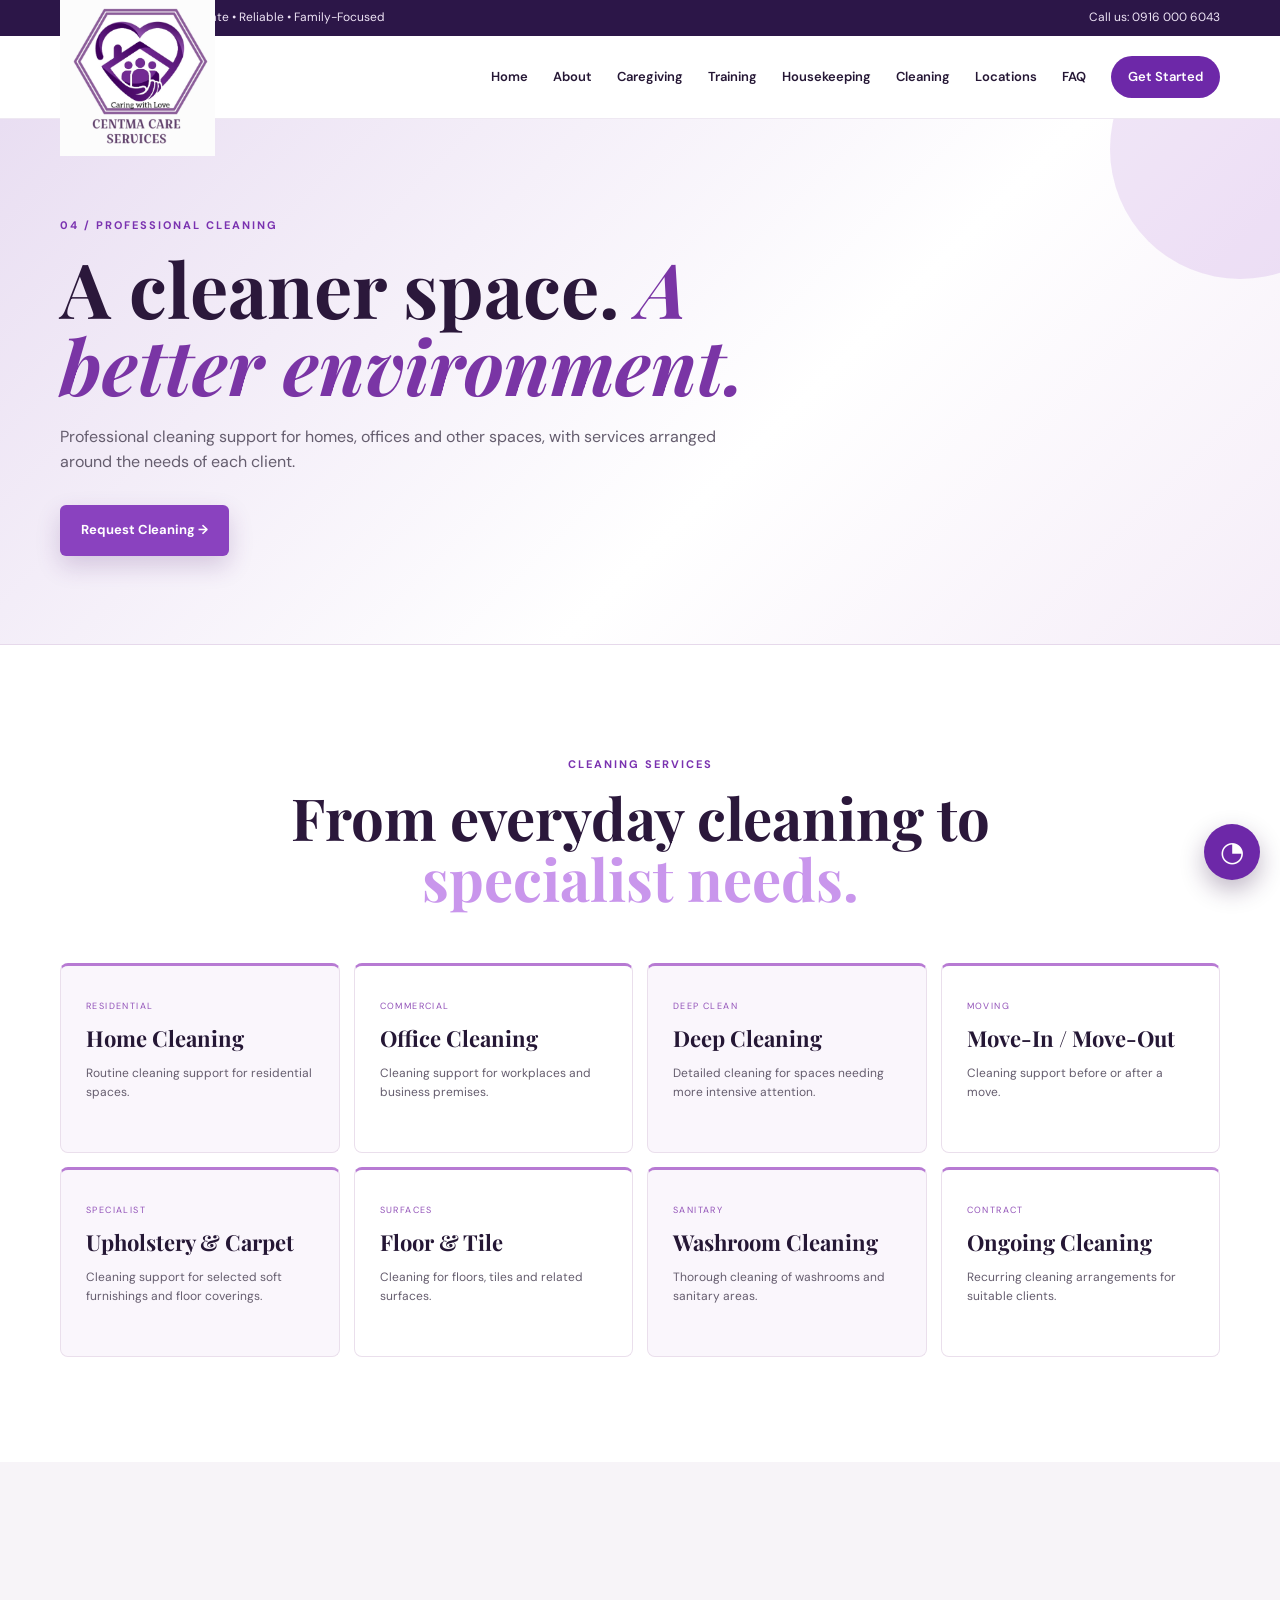
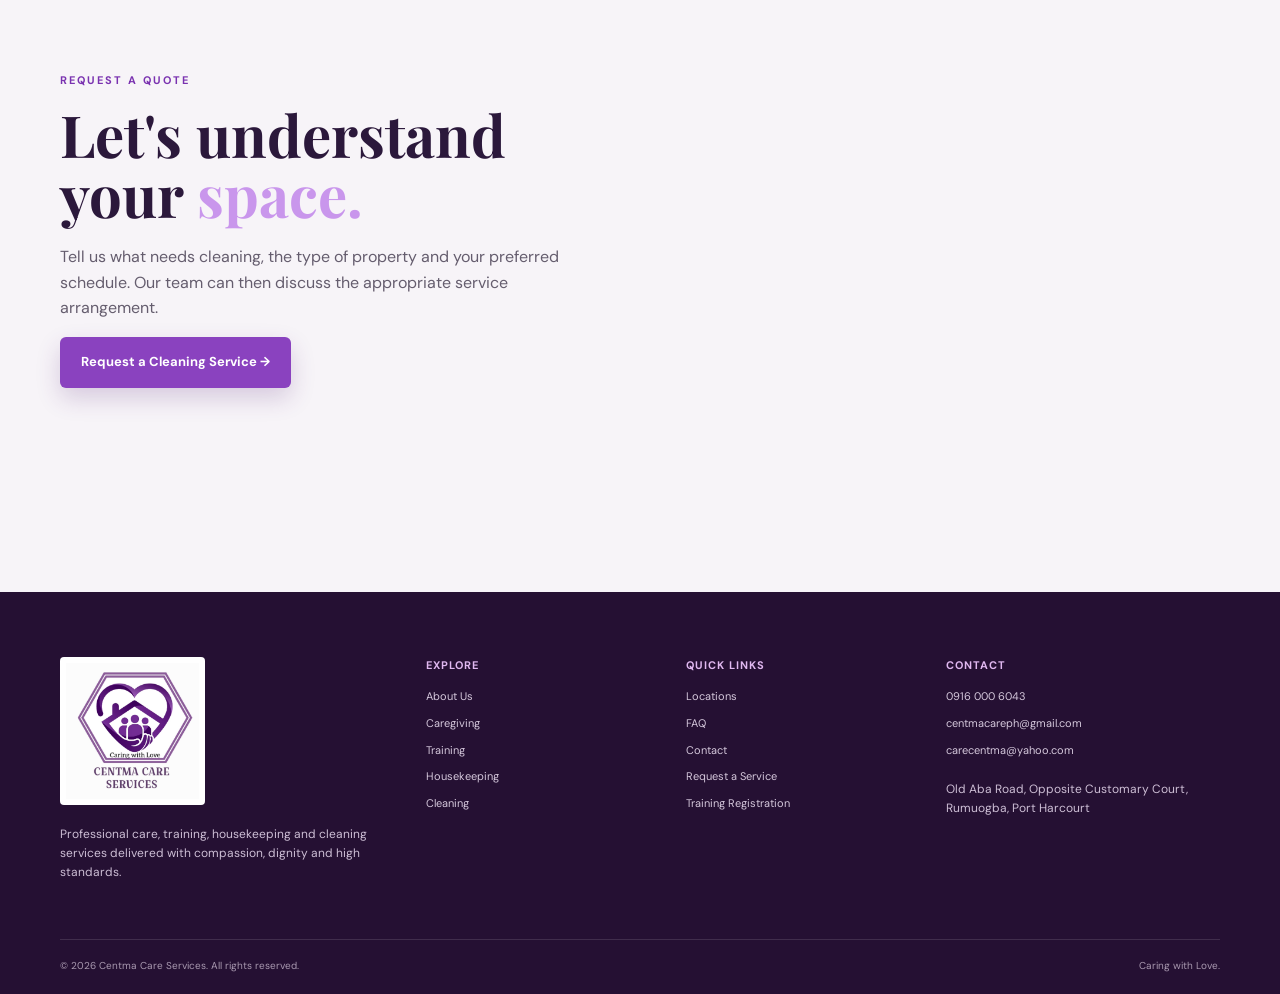
<file: cleaning.html>
<!DOCTYPE html><html lang="en"><head><meta charset="UTF-8"><meta name="viewport" content="width=device-width, initial-scale=1.0"><meta name="description" content="Centma Care Services professional cleaning services."><title>Professional Cleaning | Centma Care Services</title><link rel="preconnect" href="https://fonts.googleapis.com"><link rel="preconnect" href="https://fonts.gstatic.com" crossorigin><link href="https://fonts.googleapis.com/css2?family=DM+Sans:wght@400;500;600;700&family=Playfair+Display:wght@600;700&display=swap" rel="stylesheet"><link rel="stylesheet" href="styles.css"></head><body class="page-cleaning"><div class="topbar"><div class="container topbar-inner"><span>Professional • Compassionate • Reliable • Family-Focused</span><a href="tel:+2349160006043">Call us: 0916 000 6043</a></div></div>
<header class="site-header"><div class="container nav-wrap"><a class="brand" href="index.html" aria-label="Centma Care Services home"><img src="logo.jpeg" alt="Centma Care Services logo"></a><button class="menu-toggle" aria-label="Open menu" aria-expanded="false">☰</button><nav class="nav" aria-label="Main navigation">
<a href="index.html">Home</a><a href="about.html">About</a><a href="caregiving.html">Caregiving</a><a href="training.html">Training</a><a href="housekeeping.html">Housekeeping</a><a href="cleaning.html">Cleaning</a><a href="locations.html">Locations</a><a href="faq.html">FAQ</a><a class="nav-cta" href="contact.html">Get Started</a>
</nav></div></header><main><section class="inner-hero"><div class="container"><span class="eyebrow">04 / PROFESSIONAL CLEANING</span><h1>A cleaner space. <em>A better environment.</em></h1><p>Professional cleaning support for homes, offices and other spaces, with services arranged around the needs of each client.</p><div class="button-row"><a class="btn btn-primary" href="service-request.html">Request Cleaning →</a></div></div></section><section class="section"><div class="container"><div class="section-heading centered"><span class="eyebrow">CLEANING SERVICES</span><h2>From everyday cleaning to <em>specialist needs.</em></h2></div><div class="clean-grid"><div class="clean-card"><span>Residential</span><b>Home Cleaning</b><p>Routine cleaning support for residential spaces.</p></div><div class="clean-card"><span>Commercial</span><b>Office Cleaning</b><p>Cleaning support for workplaces and business premises.</p></div><div class="clean-card"><span>Deep Clean</span><b>Deep Cleaning</b><p>Detailed cleaning for spaces needing more intensive attention.</p></div><div class="clean-card"><span>Moving</span><b>Move-In / Move-Out</b><p>Cleaning support before or after a move.</p></div><div class="clean-card"><span>Specialist</span><b>Upholstery & Carpet</b><p>Cleaning support for selected soft furnishings and floor coverings.</p></div><div class="clean-card"><span>Surfaces</span><b>Floor & Tile</b><p>Cleaning for floors, tiles and related surfaces.</p></div><div class="clean-card"><span>Sanitary</span><b>Washroom Cleaning</b><p>Thorough cleaning of washrooms and sanitary areas.</p></div><div class="clean-card"><span>Contract</span><b>Ongoing Cleaning</b><p>Recurring cleaning arrangements for suitable clients.</p></div></div></div></section><section class="section light-section"><div class="container split"><div class="story-copy"><span class="eyebrow">REQUEST A QUOTE</span><h2>Let's understand your <em>space.</em></h2><p>Tell us what needs cleaning, the type of property and your preferred schedule. Our team can then discuss the appropriate service arrangement.</p><a class="btn btn-primary" href="service-request.html">Request a Cleaning Service →</a></div><div class="care-image photo-four"></div></div></section></main><footer><div class="container footer-grid"><div><img class="footer-logo" src="logo.jpeg" alt="Centma Care Services logo"><p>Professional care, training, housekeeping and cleaning services delivered with compassion, dignity and high standards.</p></div><div><b>EXPLORE</b><a href="about.html">About Us</a><a href="caregiving.html">Caregiving</a><a href="training.html">Training</a><a href="housekeeping.html">Housekeeping</a><a href="cleaning.html">Cleaning</a></div><div><b>QUICK LINKS</b><a href="locations.html">Locations</a><a href="faq.html">FAQ</a><a href="contact.html">Contact</a><a href="service-request.html">Request a Service</a><a href="training-registration.html">Training Registration</a></div><div><b>CONTACT</b><a href="tel:+2349160006043">0916 000 6043</a><a href="mailto:centmacareph@gmail.com">centmacareph@gmail.com</a><a href="mailto:carecentma@yahoo.com">carecentma@yahoo.com</a><p>Old Aba Road, Opposite Customary Court, Rumuogba, Port Harcourt</p></div></div><div class="container footer-bottom"><span>© 2026 Centma Care Services. All rights reserved.</span><span>Caring with Love.</span></div></footer><a class="floating-wa" href="https://wa.me/2349160006043" target="_blank" rel="noopener" aria-label="Chat on WhatsApp">◔</a><script src="script.js"></script></body></html>
</file>
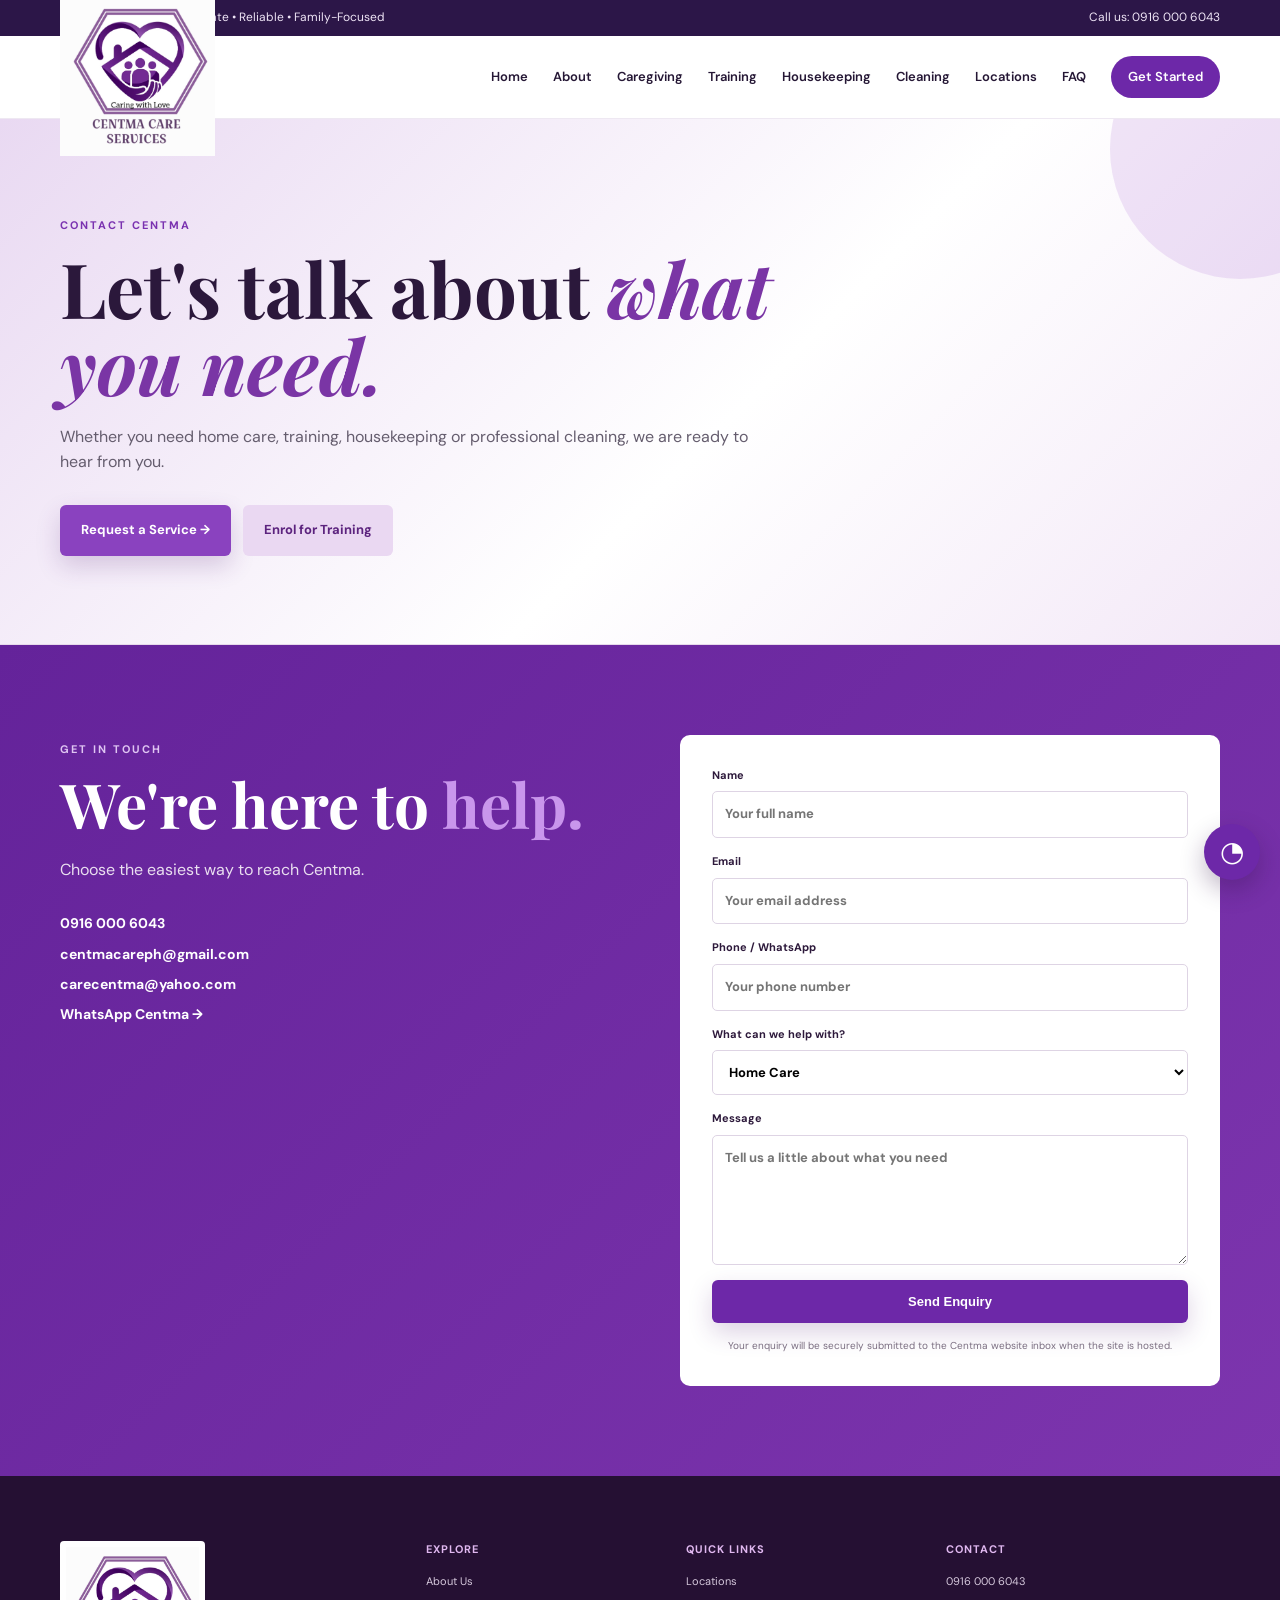
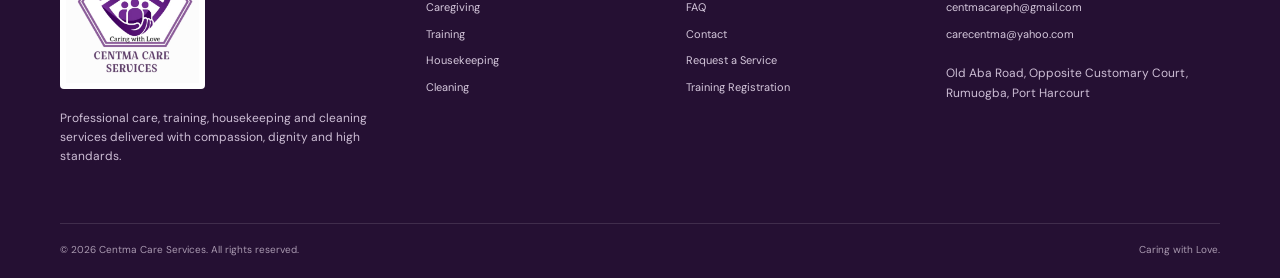
<file: contact.html>
<!DOCTYPE html><html lang="en"><head><meta charset="UTF-8"><meta name="viewport" content="width=device-width, initial-scale=1.0"><meta name="description" content="Contact Centma Care Services."><title>Contact Us | Centma Care Services</title><link rel="preconnect" href="https://fonts.googleapis.com"><link rel="preconnect" href="https://fonts.gstatic.com" crossorigin><link href="https://fonts.googleapis.com/css2?family=DM+Sans:wght@400;500;600;700&family=Playfair+Display:wght@600;700&display=swap" rel="stylesheet"><link rel="stylesheet" href="styles.css"></head><body class="page-contact"><div class="topbar"><div class="container topbar-inner"><span>Professional • Compassionate • Reliable • Family-Focused</span><a href="tel:+2349160006043">Call us: 0916 000 6043</a></div></div>
<header class="site-header"><div class="container nav-wrap"><a class="brand" href="index.html" aria-label="Centma Care Services home"><img src="logo.jpeg" alt="Centma Care Services logo"></a><button class="menu-toggle" aria-label="Open menu" aria-expanded="false">☰</button><nav class="nav" aria-label="Main navigation">
<a href="index.html">Home</a><a href="about.html">About</a><a href="caregiving.html">Caregiving</a><a href="training.html">Training</a><a href="housekeeping.html">Housekeeping</a><a href="cleaning.html">Cleaning</a><a href="locations.html">Locations</a><a href="faq.html">FAQ</a><a class="nav-cta" href="contact.html">Get Started</a>
</nav></div></header><main><section class="inner-hero"><div class="container"><span class="eyebrow">CONTACT CENTMA</span><h1>Let's talk about <em>what you need.</em></h1><p>Whether you need home care, training, housekeeping or professional cleaning, we are ready to hear from you.</p><div class="button-row"><a class="btn btn-primary" href="service-request.html">Request a Service →</a><a class="btn btn-soft" href="training-registration.html">Enrol for Training</a></div></div></section><section class="contact-section"><div class="container contact-grid"><div class="contact-copy"><span class="eyebrow light">GET IN TOUCH</span><h2>We're here to <em>help.</em></h2><p>Choose the easiest way to reach Centma.</p><div class="contact-details"><a href="tel:+2349160006043">0916 000 6043</a><a href="mailto:centmacareph@gmail.com">centmacareph@gmail.com</a><a href="mailto:carecentma@yahoo.com">carecentma@yahoo.com</a><a href="https://wa.me/2349160006043" target="_blank" rel="noopener">WhatsApp Centma →</a></div></div><form class="contact-form" name="contact" method="POST" data-netlify="true" data-netlify-honeypot="bot-field" action="/success.html"><input type="hidden" name="form-name" value="contact"><p style="display:none"><label>Do not fill this out <input name="bot-field"></label></p><label>Name<input required type="text" name="name" placeholder="Your full name"></label><label>Email<input type="email" name="email" placeholder="Your email address"></label><label>Phone / WhatsApp<input required type="tel" name="phone" placeholder="Your phone number"></label><label>What can we help with?<select name="service"><option>Home Care</option><option>Caregiving Training</option><option>Housekeeping</option><option>Professional Cleaning</option><option>General Enquiry</option></select></label><label>Message<textarea rows="5" name="message" placeholder="Tell us a little about what you need"></textarea></label><button class="btn btn-primary full" type="submit">Send Enquiry</button><small>Your enquiry will be securely submitted to the Centma website inbox when the site is hosted.</small></form></div></section></main><footer><div class="container footer-grid"><div><img class="footer-logo" src="logo.jpeg" alt="Centma Care Services logo"><p>Professional care, training, housekeeping and cleaning services delivered with compassion, dignity and high standards.</p></div><div><b>EXPLORE</b><a href="about.html">About Us</a><a href="caregiving.html">Caregiving</a><a href="training.html">Training</a><a href="housekeeping.html">Housekeeping</a><a href="cleaning.html">Cleaning</a></div><div><b>QUICK LINKS</b><a href="locations.html">Locations</a><a href="faq.html">FAQ</a><a href="contact.html">Contact</a><a href="service-request.html">Request a Service</a><a href="training-registration.html">Training Registration</a></div><div><b>CONTACT</b><a href="tel:+2349160006043">0916 000 6043</a><a href="mailto:centmacareph@gmail.com">centmacareph@gmail.com</a><a href="mailto:carecentma@yahoo.com">carecentma@yahoo.com</a><p>Old Aba Road, Opposite Customary Court, Rumuogba, Port Harcourt</p></div></div><div class="container footer-bottom"><span>© 2026 Centma Care Services. All rights reserved.</span><span>Caring with Love.</span></div></footer><a class="floating-wa" href="https://wa.me/2349160006043" target="_blank" rel="noopener" aria-label="Chat on WhatsApp">◔</a><script src="script.js"></script></body></html>
</file>
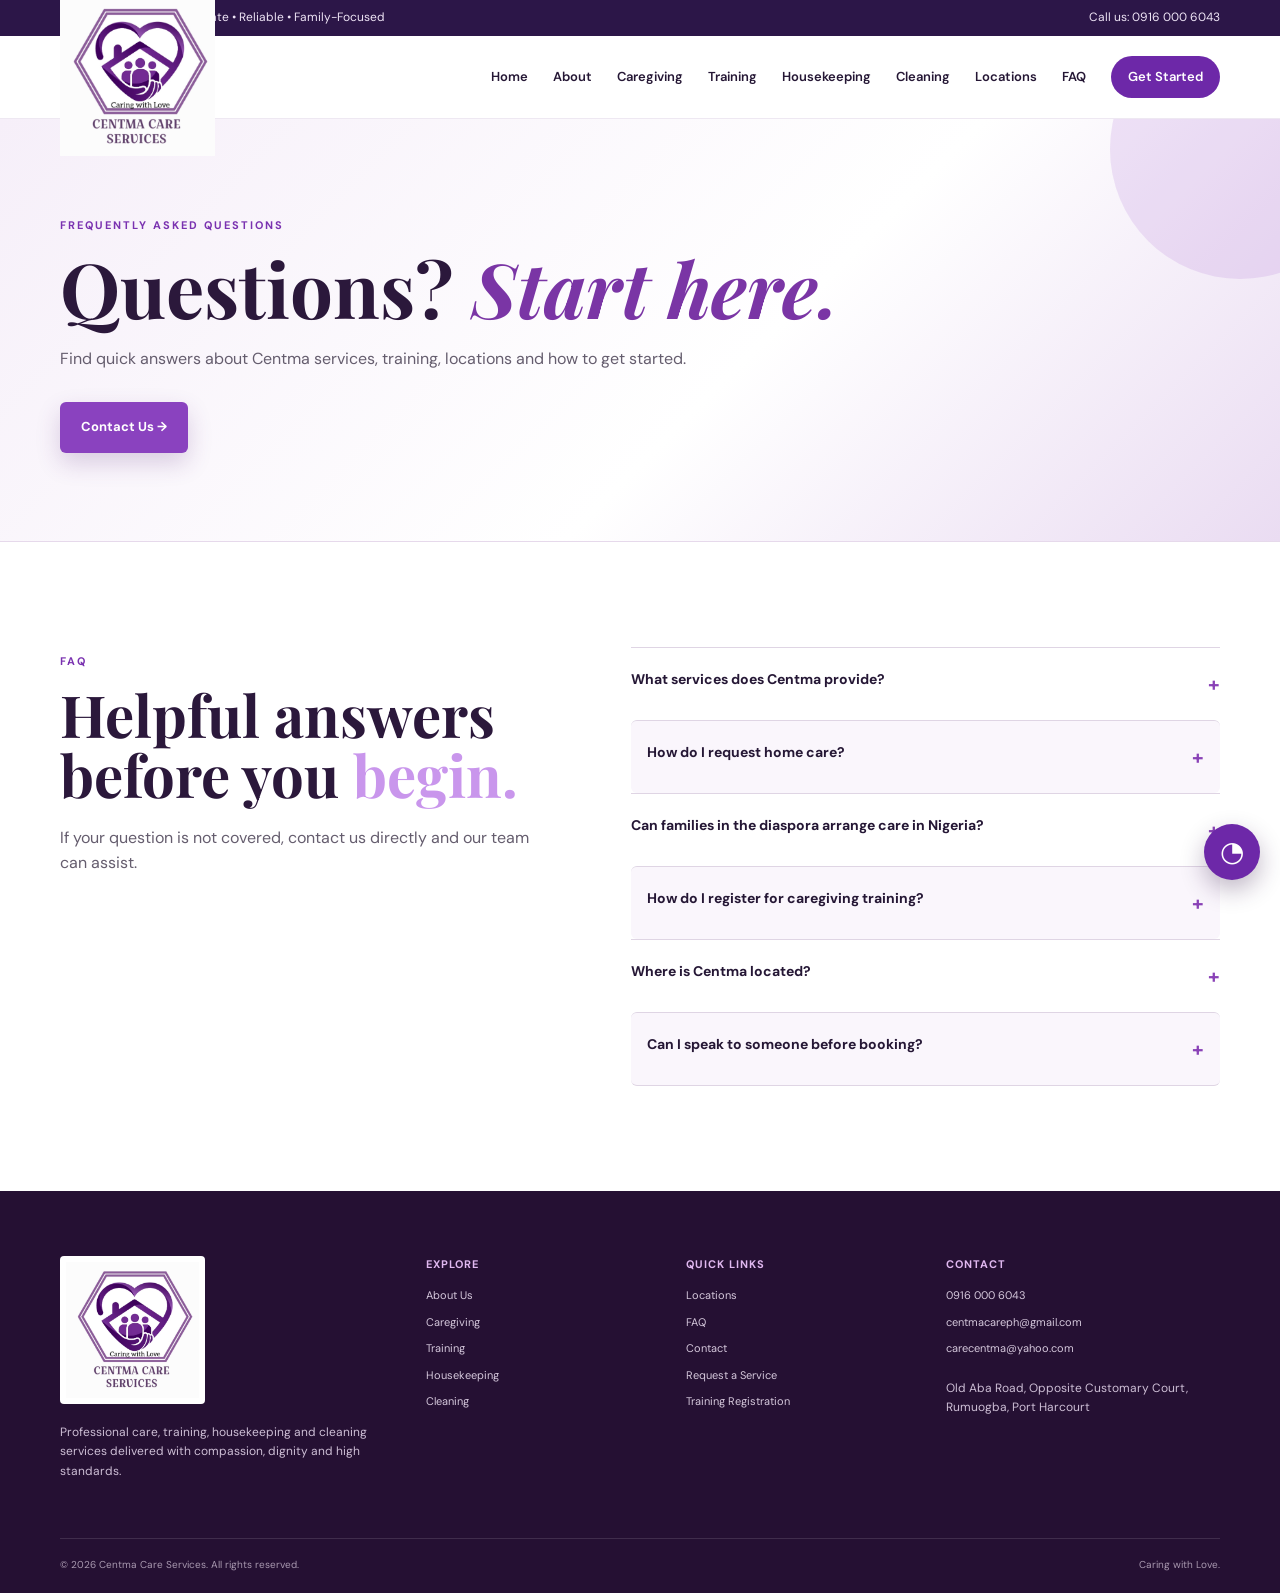
<file: faq.html>
<!DOCTYPE html><html lang="en"><head><meta charset="UTF-8"><meta name="viewport" content="width=device-width, initial-scale=1.0"><meta name="description" content="Frequently asked questions about Centma Care Services."><title>FAQ | Centma Care Services</title><link rel="preconnect" href="https://fonts.googleapis.com"><link rel="preconnect" href="https://fonts.gstatic.com" crossorigin><link href="https://fonts.googleapis.com/css2?family=DM+Sans:wght@400;500;600;700&family=Playfair+Display:wght@600;700&display=swap" rel="stylesheet"><link rel="stylesheet" href="styles.css"></head><body class="page-faq"><div class="topbar"><div class="container topbar-inner"><span>Professional • Compassionate • Reliable • Family-Focused</span><a href="tel:+2349160006043">Call us: 0916 000 6043</a></div></div>
<header class="site-header"><div class="container nav-wrap"><a class="brand" href="index.html" aria-label="Centma Care Services home"><img src="logo.jpeg" alt="Centma Care Services logo"></a><button class="menu-toggle" aria-label="Open menu" aria-expanded="false">☰</button><nav class="nav" aria-label="Main navigation">
<a href="index.html">Home</a><a href="about.html">About</a><a href="caregiving.html">Caregiving</a><a href="training.html">Training</a><a href="housekeeping.html">Housekeeping</a><a href="cleaning.html">Cleaning</a><a href="locations.html">Locations</a><a href="faq.html">FAQ</a><a class="nav-cta" href="contact.html">Get Started</a>
</nav></div></header><main><section class="inner-hero"><div class="container"><span class="eyebrow">FREQUENTLY ASKED QUESTIONS</span><h1>Questions? <em>Start here.</em></h1><p>Find quick answers about Centma services, training, locations and how to get started.</p><div class="button-row"><a class="btn btn-primary" href="contact.html">Contact Us →</a></div></div></section><section class="section faq-section"><div class="container faq-layout"><div><span class="eyebrow">FAQ</span><h2>Helpful answers before you <em>begin.</em></h2><p>If your question is not covered, contact us directly and our team can assist.</p></div><div class="faq-list"><details><summary>What services does Centma provide?</summary><p>Centma provides caregiving and home care, caregiving training, housekeeping and professional cleaning services.</p></details><details><summary>How do I request home care?</summary><p>Use the Request a Service page to send your details, or contact Centma through WhatsApp or phone.</p></details><details><summary>Can families in the diaspora arrange care in Nigeria?</summary><p>Yes. Families can contact Centma to discuss support needs for loved ones in Nigeria.</p></details><details><summary>How do I register for caregiving training?</summary><p>Use the online Training Registration page or contact Centma directly for enrolment information.</p></details><details><summary>Where is Centma located?</summary><p>The Port Harcourt office is on Old Aba Road, Opposite Customary Court, Rumuogba, Port Harcourt. Centma also lists service or training availability in Lagos, Benin and Warri.</p></details><details><summary>Can I speak to someone before booking?</summary><p>Yes. You can call 0916 000 6043, email Centma, or chat on WhatsApp.</p></details></div></div></section></main><footer><div class="container footer-grid"><div><img class="footer-logo" src="logo.jpeg" alt="Centma Care Services logo"><p>Professional care, training, housekeeping and cleaning services delivered with compassion, dignity and high standards.</p></div><div><b>EXPLORE</b><a href="about.html">About Us</a><a href="caregiving.html">Caregiving</a><a href="training.html">Training</a><a href="housekeeping.html">Housekeeping</a><a href="cleaning.html">Cleaning</a></div><div><b>QUICK LINKS</b><a href="locations.html">Locations</a><a href="faq.html">FAQ</a><a href="contact.html">Contact</a><a href="service-request.html">Request a Service</a><a href="training-registration.html">Training Registration</a></div><div><b>CONTACT</b><a href="tel:+2349160006043">0916 000 6043</a><a href="mailto:centmacareph@gmail.com">centmacareph@gmail.com</a><a href="mailto:carecentma@yahoo.com">carecentma@yahoo.com</a><p>Old Aba Road, Opposite Customary Court, Rumuogba, Port Harcourt</p></div></div><div class="container footer-bottom"><span>© 2026 Centma Care Services. All rights reserved.</span><span>Caring with Love.</span></div></footer><a class="floating-wa" href="https://wa.me/2349160006043" target="_blank" rel="noopener" aria-label="Chat on WhatsApp">◔</a><script src="script.js"></script></body></html>
</file>
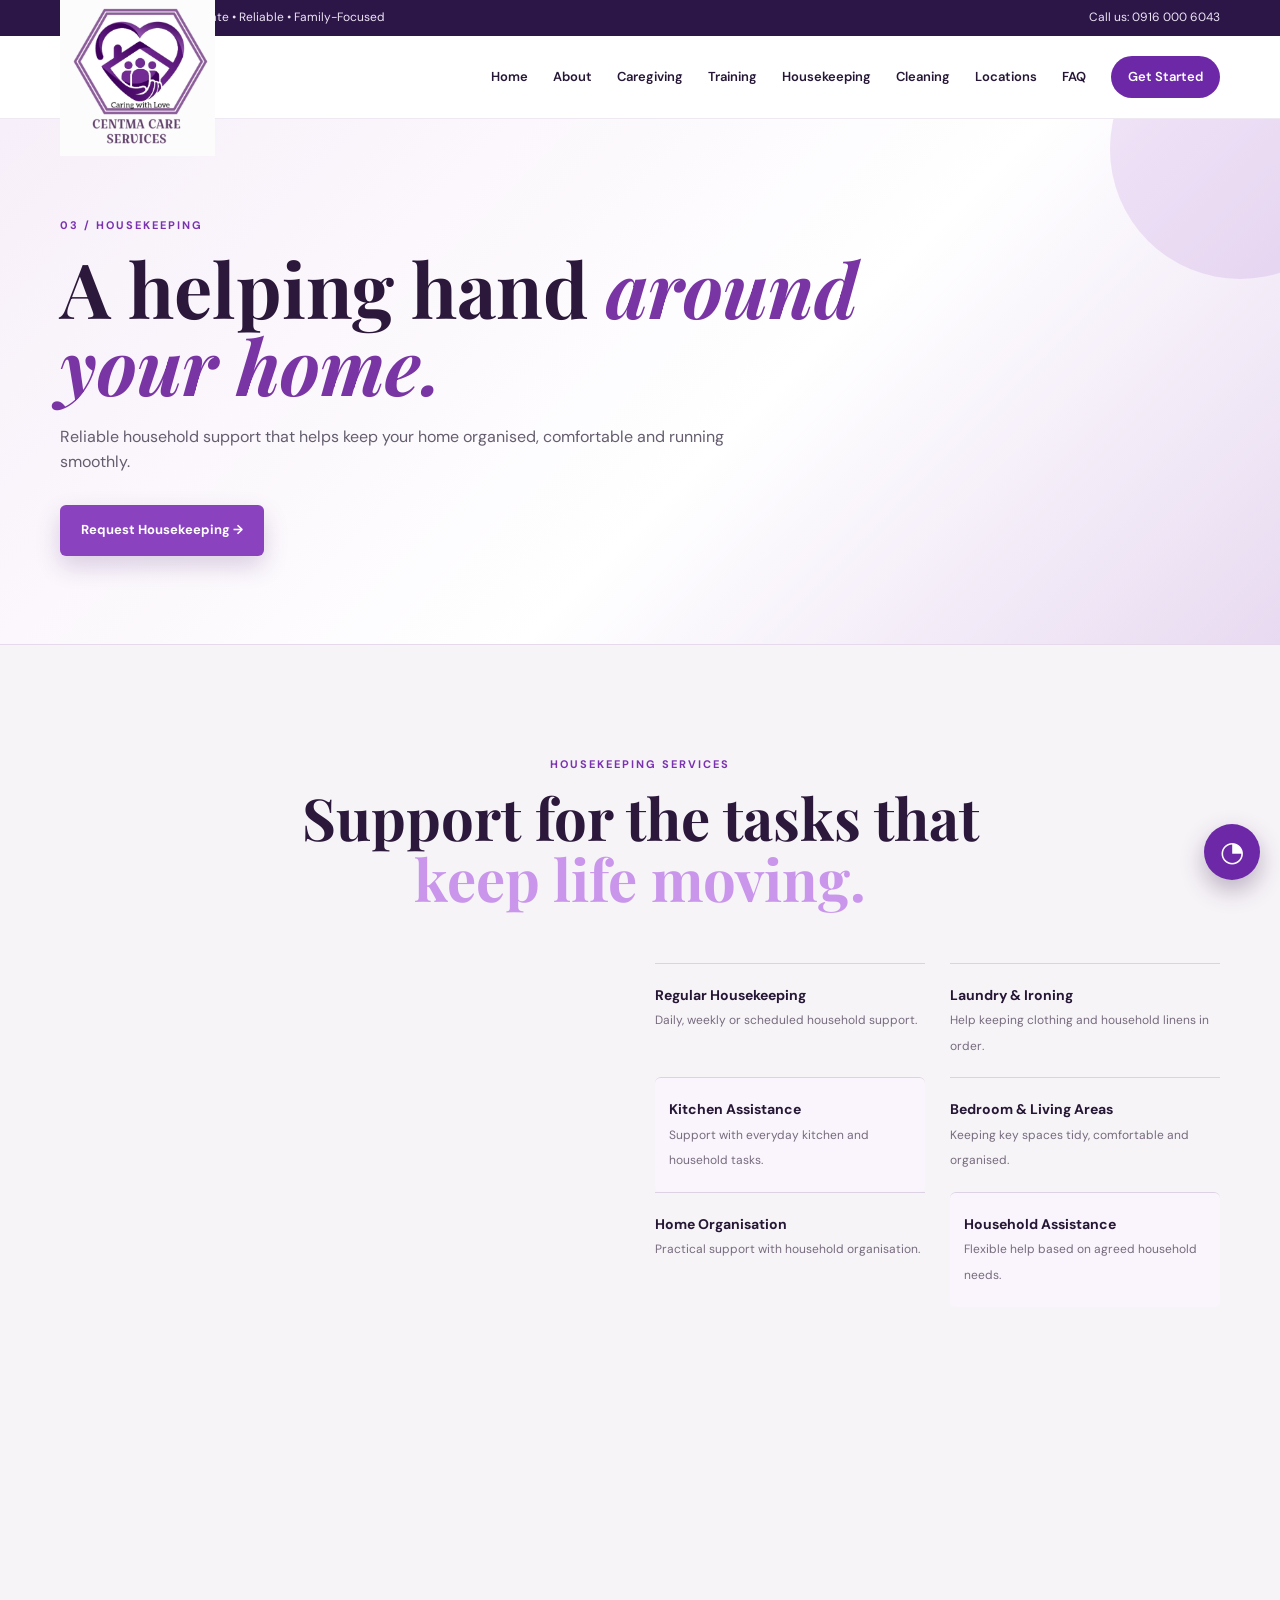
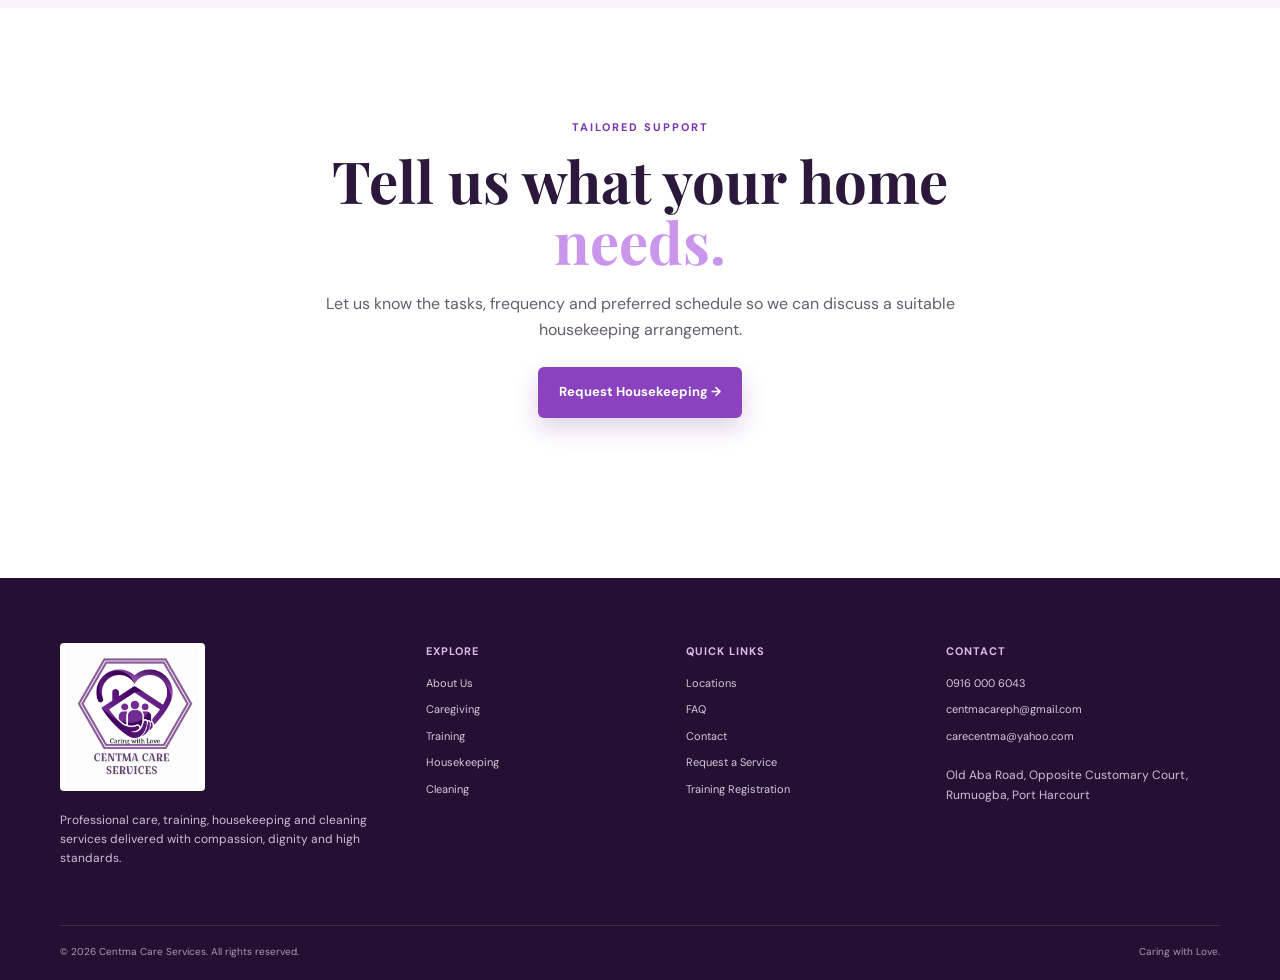
<file: housekeeping.html>
<!DOCTYPE html><html lang="en"><head><meta charset="UTF-8"><meta name="viewport" content="width=device-width, initial-scale=1.0"><meta name="description" content="Centma Care Services housekeeping support."><title>Housekeeping Services | Centma Care Services</title><link rel="preconnect" href="https://fonts.googleapis.com"><link rel="preconnect" href="https://fonts.gstatic.com" crossorigin><link href="https://fonts.googleapis.com/css2?family=DM+Sans:wght@400;500;600;700&family=Playfair+Display:wght@600;700&display=swap" rel="stylesheet"><link rel="stylesheet" href="styles.css"></head><body class="page-housekeeping"><div class="topbar"><div class="container topbar-inner"><span>Professional • Compassionate • Reliable • Family-Focused</span><a href="tel:+2349160006043">Call us: 0916 000 6043</a></div></div>
<header class="site-header"><div class="container nav-wrap"><a class="brand" href="index.html" aria-label="Centma Care Services home"><img src="logo.jpeg" alt="Centma Care Services logo"></a><button class="menu-toggle" aria-label="Open menu" aria-expanded="false">☰</button><nav class="nav" aria-label="Main navigation">
<a href="index.html">Home</a><a href="about.html">About</a><a href="caregiving.html">Caregiving</a><a href="training.html">Training</a><a href="housekeeping.html">Housekeeping</a><a href="cleaning.html">Cleaning</a><a href="locations.html">Locations</a><a href="faq.html">FAQ</a><a class="nav-cta" href="contact.html">Get Started</a>
</nav></div></header><main><section class="inner-hero"><div class="container"><span class="eyebrow">03 / HOUSEKEEPING</span><h1>A helping hand <em>around your home.</em></h1><p>Reliable household support that helps keep your home organised, comfortable and running smoothly.</p><div class="button-row"><a class="btn btn-primary" href="service-request.html">Request Housekeeping →</a></div></div></section><section class="section light-section"><div class="container"><div class="section-heading centered"><span class="eyebrow">HOUSEKEEPING SERVICES</span><h2>Support for the tasks that <em>keep life moving.</em></h2></div><div class="house-grid"><div class="house-image photo-four"></div><div class="house-services"><div><b>Regular Housekeeping</b><span>Daily, weekly or scheduled household support.</span></div><div><b>Laundry & Ironing</b><span>Help keeping clothing and household linens in order.</span></div><div><b>Kitchen Assistance</b><span>Support with everyday kitchen and household tasks.</span></div><div><b>Bedroom & Living Areas</b><span>Keeping key spaces tidy, comfortable and organised.</span></div><div><b>Home Organisation</b><span>Practical support with household organisation.</span></div><div><b>Household Assistance</b><span>Flexible help based on agreed household needs.</span></div></div></div></div></section><section class="section"><div class="container section-heading centered"><span class="eyebrow">TAILORED SUPPORT</span><h2>Tell us what your home <em>needs.</em></h2><p>Let us know the tasks, frequency and preferred schedule so we can discuss a suitable housekeeping arrangement.</p><a class="btn btn-primary" href="service-request.html">Request Housekeeping →</a></div></section></main><footer><div class="container footer-grid"><div><img class="footer-logo" src="logo.jpeg" alt="Centma Care Services logo"><p>Professional care, training, housekeeping and cleaning services delivered with compassion, dignity and high standards.</p></div><div><b>EXPLORE</b><a href="about.html">About Us</a><a href="caregiving.html">Caregiving</a><a href="training.html">Training</a><a href="housekeeping.html">Housekeeping</a><a href="cleaning.html">Cleaning</a></div><div><b>QUICK LINKS</b><a href="locations.html">Locations</a><a href="faq.html">FAQ</a><a href="contact.html">Contact</a><a href="service-request.html">Request a Service</a><a href="training-registration.html">Training Registration</a></div><div><b>CONTACT</b><a href="tel:+2349160006043">0916 000 6043</a><a href="mailto:centmacareph@gmail.com">centmacareph@gmail.com</a><a href="mailto:carecentma@yahoo.com">carecentma@yahoo.com</a><p>Old Aba Road, Opposite Customary Court, Rumuogba, Port Harcourt</p></div></div><div class="container footer-bottom"><span>© 2026 Centma Care Services. All rights reserved.</span><span>Caring with Love.</span></div></footer><a class="floating-wa" href="https://wa.me/2349160006043" target="_blank" rel="noopener" aria-label="Chat on WhatsApp">◔</a><script src="script.js"></script></body></html>
</file>
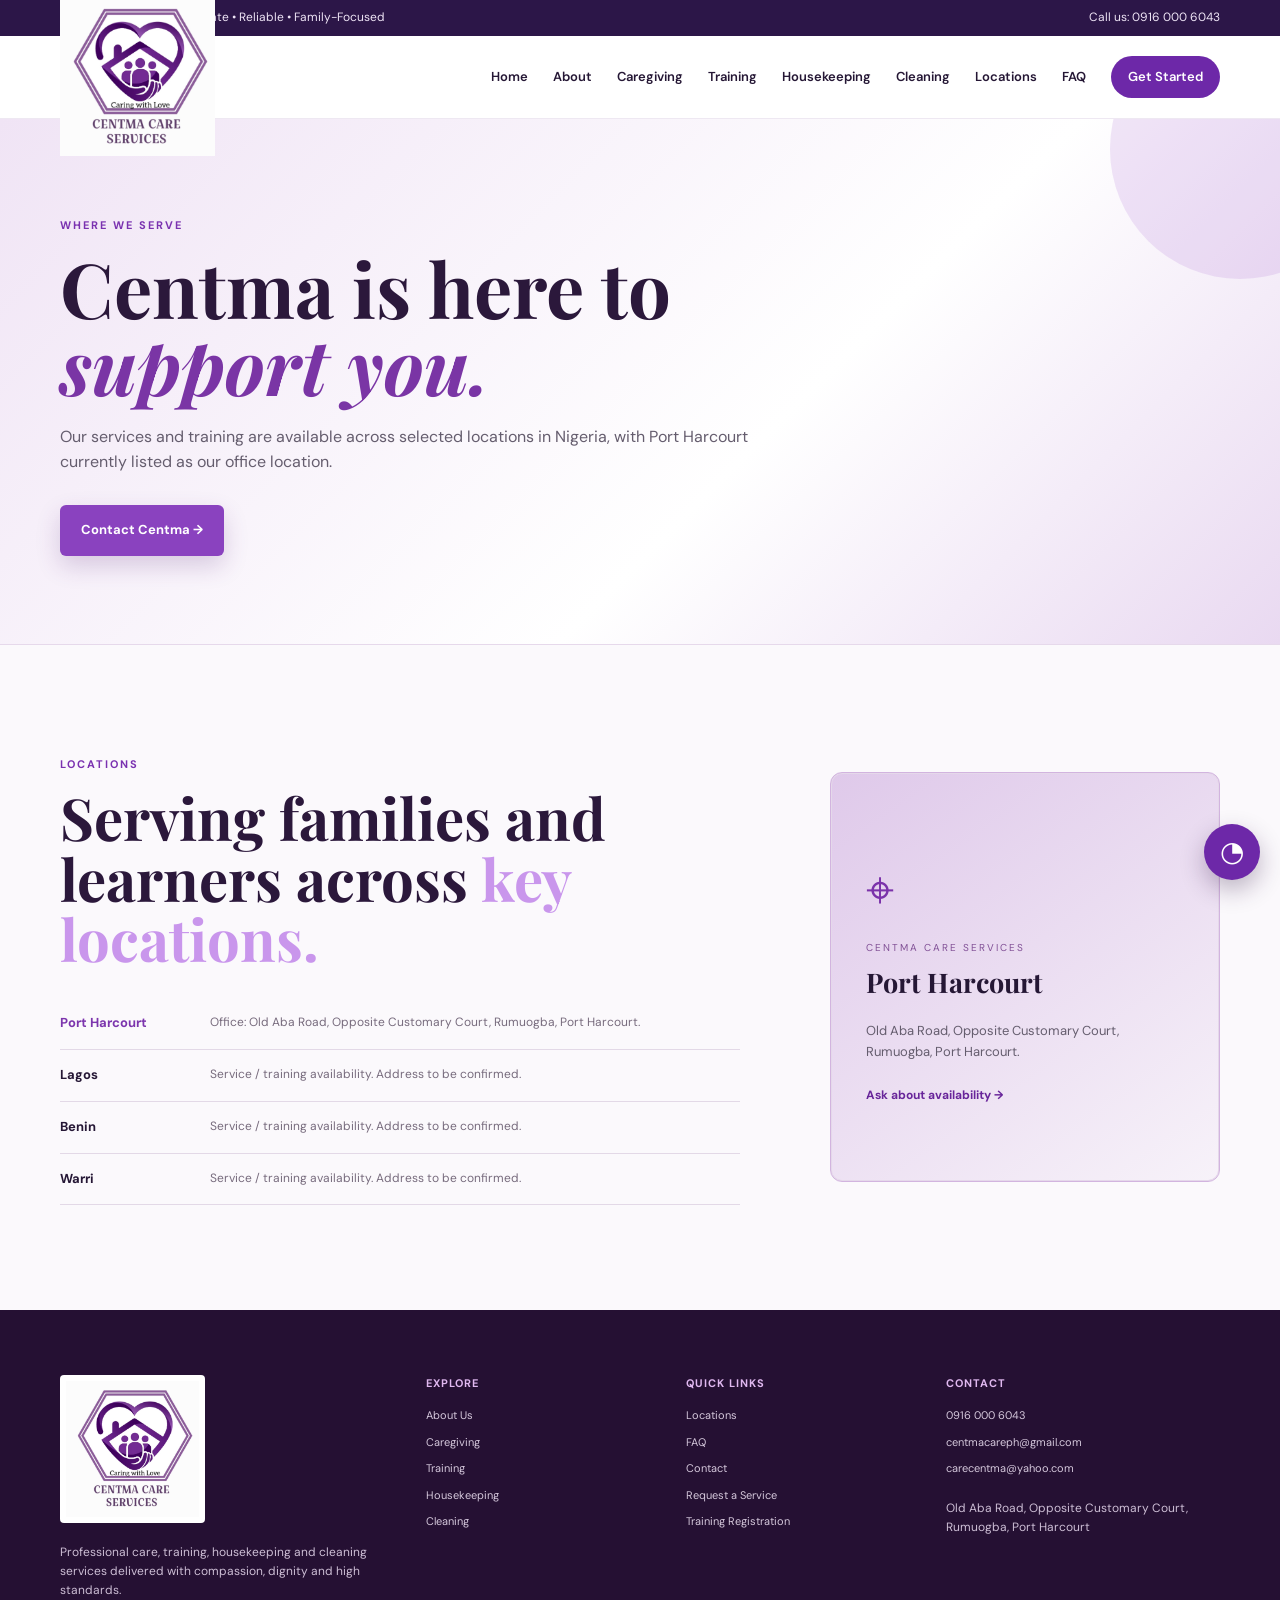
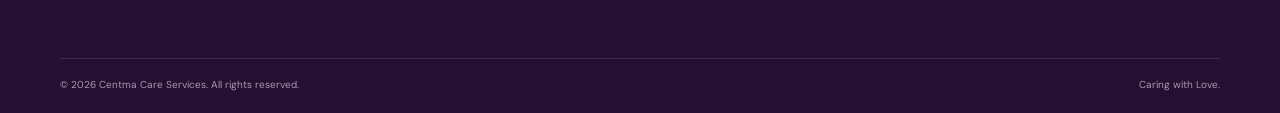
<file: locations.html>
<!DOCTYPE html><html lang="en"><head><meta charset="UTF-8"><meta name="viewport" content="width=device-width, initial-scale=1.0"><meta name="description" content="Centma Care Services locations and service availability."><title>Locations | Centma Care Services</title><link rel="preconnect" href="https://fonts.googleapis.com"><link rel="preconnect" href="https://fonts.gstatic.com" crossorigin><link href="https://fonts.googleapis.com/css2?family=DM+Sans:wght@400;500;600;700&family=Playfair+Display:wght@600;700&display=swap" rel="stylesheet"><link rel="stylesheet" href="styles.css"></head><body class="page-locations"><div class="topbar"><div class="container topbar-inner"><span>Professional • Compassionate • Reliable • Family-Focused</span><a href="tel:+2349160006043">Call us: 0916 000 6043</a></div></div>
<header class="site-header"><div class="container nav-wrap"><a class="brand" href="index.html" aria-label="Centma Care Services home"><img src="logo.jpeg" alt="Centma Care Services logo"></a><button class="menu-toggle" aria-label="Open menu" aria-expanded="false">☰</button><nav class="nav" aria-label="Main navigation">
<a href="index.html">Home</a><a href="about.html">About</a><a href="caregiving.html">Caregiving</a><a href="training.html">Training</a><a href="housekeeping.html">Housekeeping</a><a href="cleaning.html">Cleaning</a><a href="locations.html">Locations</a><a href="faq.html">FAQ</a><a class="nav-cta" href="contact.html">Get Started</a>
</nav></div></header><main><section class="inner-hero"><div class="container"><span class="eyebrow">WHERE WE SERVE</span><h1>Centma is here to <em>support you.</em></h1><p>Our services and training are available across selected locations in Nigeria, with Port Harcourt currently listed as our office location.</p><div class="button-row"><a class="btn btn-primary" href="contact.html">Contact Centma →</a></div></div></section><section class="section locations-section"><div class="container location-layout"><div><span class="eyebrow">LOCATIONS</span><h2>Serving families and learners across <em>key locations.</em></h2><div class="location-list"><div class="active"><b>Port Harcourt</b><span>Office: Old Aba Road, Opposite Customary Court, Rumuogba, Port Harcourt.</span></div><div><b>Lagos</b><span>Service / training availability. Address to be confirmed.</span></div><div><b>Benin</b><span>Service / training availability. Address to be confirmed.</span></div><div><b>Warri</b><span>Service / training availability. Address to be confirmed.</span></div></div></div><div class="map-card"><div class="map-pin">⌖</div><span>CENTMA CARE SERVICES</span><strong>Port Harcourt</strong><p>Old Aba Road, Opposite Customary Court, Rumuogba, Port Harcourt.</p><a href="https://wa.me/2349160006043" target="_blank" rel="noopener">Ask about availability →</a></div></div></section></main><footer><div class="container footer-grid"><div><img class="footer-logo" src="logo.jpeg" alt="Centma Care Services logo"><p>Professional care, training, housekeeping and cleaning services delivered with compassion, dignity and high standards.</p></div><div><b>EXPLORE</b><a href="about.html">About Us</a><a href="caregiving.html">Caregiving</a><a href="training.html">Training</a><a href="housekeeping.html">Housekeeping</a><a href="cleaning.html">Cleaning</a></div><div><b>QUICK LINKS</b><a href="locations.html">Locations</a><a href="faq.html">FAQ</a><a href="contact.html">Contact</a><a href="service-request.html">Request a Service</a><a href="training-registration.html">Training Registration</a></div><div><b>CONTACT</b><a href="tel:+2349160006043">0916 000 6043</a><a href="mailto:centmacareph@gmail.com">centmacareph@gmail.com</a><a href="mailto:carecentma@yahoo.com">carecentma@yahoo.com</a><p>Old Aba Road, Opposite Customary Court, Rumuogba, Port Harcourt</p></div></div><div class="container footer-bottom"><span>© 2026 Centma Care Services. All rights reserved.</span><span>Caring with Love.</span></div></footer><a class="floating-wa" href="https://wa.me/2349160006043" target="_blank" rel="noopener" aria-label="Chat on WhatsApp">◔</a><script src="script.js"></script></body></html>
</file>
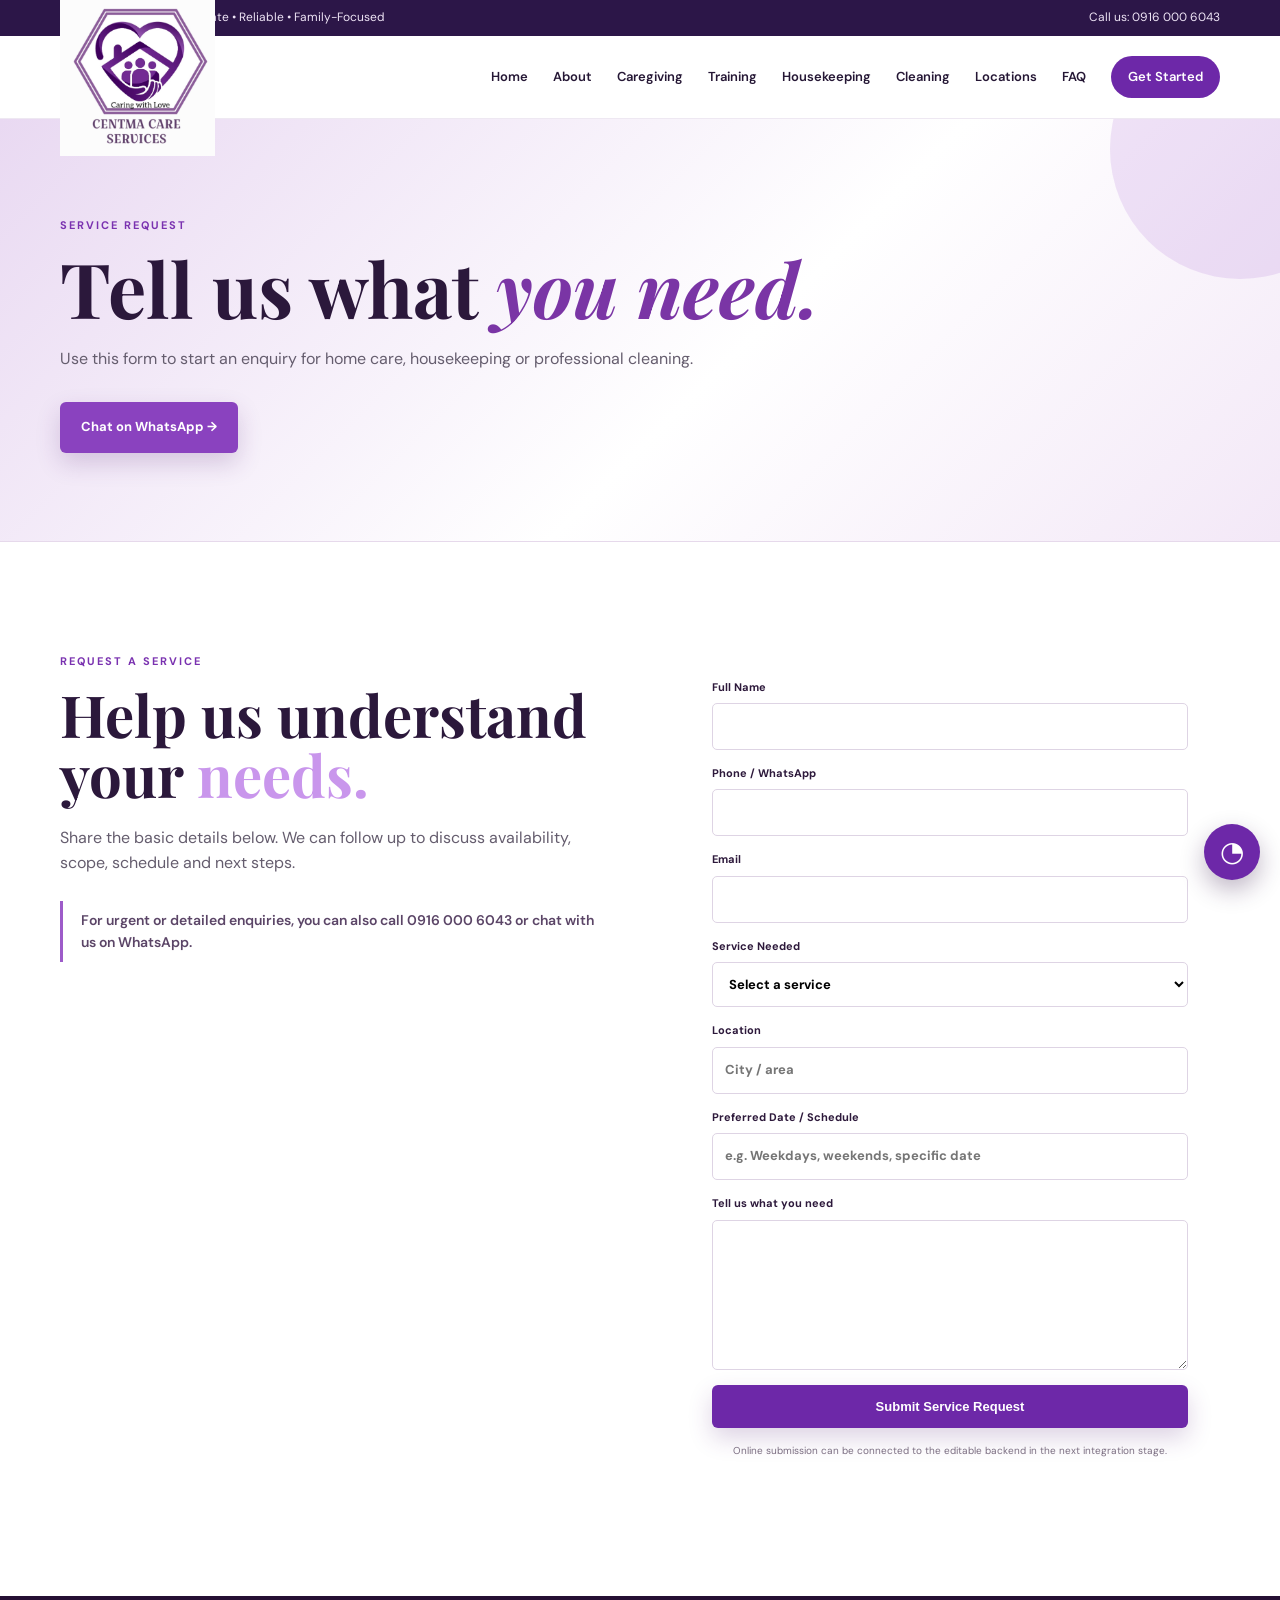
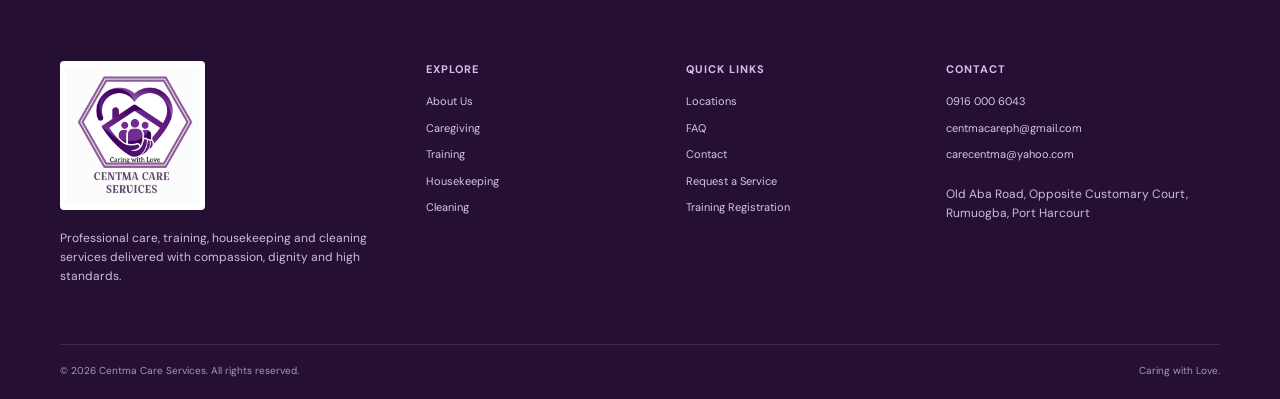
<file: service-request.html>
<!DOCTYPE html><html lang="en"><head><meta charset="UTF-8"><meta name="viewport" content="width=device-width, initial-scale=1.0"><meta name="description" content="Request home care, housekeeping or professional cleaning."><title>Request a Service | Centma Care Services</title><link rel="preconnect" href="https://fonts.googleapis.com"><link rel="preconnect" href="https://fonts.gstatic.com" crossorigin><link href="https://fonts.googleapis.com/css2?family=DM+Sans:wght@400;500;600;700&family=Playfair+Display:wght@600;700&display=swap" rel="stylesheet"><link rel="stylesheet" href="styles.css"></head><body class="page-service-request"><div class="topbar"><div class="container topbar-inner"><span>Professional • Compassionate • Reliable • Family-Focused</span><a href="tel:+2349160006043">Call us: 0916 000 6043</a></div></div>
<header class="site-header"><div class="container nav-wrap"><a class="brand" href="index.html" aria-label="Centma Care Services home"><img src="logo.jpeg" alt="Centma Care Services logo"></a><button class="menu-toggle" aria-label="Open menu" aria-expanded="false">☰</button><nav class="nav" aria-label="Main navigation">
<a href="index.html">Home</a><a href="about.html">About</a><a href="caregiving.html">Caregiving</a><a href="training.html">Training</a><a href="housekeeping.html">Housekeeping</a><a href="cleaning.html">Cleaning</a><a href="locations.html">Locations</a><a href="faq.html">FAQ</a><a class="nav-cta" href="contact.html">Get Started</a>
</nav></div></header><main><section class="inner-hero"><div class="container"><span class="eyebrow">SERVICE REQUEST</span><h1>Tell us what <em>you need.</em></h1><p>Use this form to start an enquiry for home care, housekeeping or professional cleaning.</p><div class="button-row"><a class="btn btn-primary" href="https://wa.me/2349160006043">Chat on WhatsApp →</a></div></div></section><section class="section"><div class="container contact-grid"><div class="story-copy"><span class="eyebrow">REQUEST A SERVICE</span><h2>Help us understand your <em>needs.</em></h2><p>Share the basic details below. We can follow up to discuss availability, scope, schedule and next steps.</p><div class="quote-line">For urgent or detailed enquiries, you can also call 0916 000 6043 or chat with us on WhatsApp.</div></div><form class="contact-form" name="service-request" method="POST" data-netlify="true" data-netlify-honeypot="bot-field" action="/success.html"><input type="hidden" name="form-name" value="service-request"><p style="display:none"><label>Do not fill this out <input name="bot-field"></label></p><label>Full Name<input required type="text" name="name"></label><label>Phone / WhatsApp<input required type="tel" name="phone"></label><label>Email<input type="email" name="email"></label><label>Service Needed<select required name="service"><option value="">Select a service</option><option>Home Care / Caregiving</option><option>Housekeeping</option><option>Professional Cleaning</option></select></label><label>Location<input type="text" name="location" placeholder="City / area"></label><label>Preferred Date / Schedule<input type="text" name="schedule" placeholder="e.g. Weekdays, weekends, specific date"></label><label>Tell us what you need<textarea rows="6" required name="message"></textarea></label><button class="btn btn-primary full" type="submit">Submit Service Request</button><small>Online submission can be connected to the editable backend in the next integration stage.</small></form></div></section></main><footer><div class="container footer-grid"><div><img class="footer-logo" src="logo.jpeg" alt="Centma Care Services logo"><p>Professional care, training, housekeeping and cleaning services delivered with compassion, dignity and high standards.</p></div><div><b>EXPLORE</b><a href="about.html">About Us</a><a href="caregiving.html">Caregiving</a><a href="training.html">Training</a><a href="housekeeping.html">Housekeeping</a><a href="cleaning.html">Cleaning</a></div><div><b>QUICK LINKS</b><a href="locations.html">Locations</a><a href="faq.html">FAQ</a><a href="contact.html">Contact</a><a href="service-request.html">Request a Service</a><a href="training-registration.html">Training Registration</a></div><div><b>CONTACT</b><a href="tel:+2349160006043">0916 000 6043</a><a href="mailto:centmacareph@gmail.com">centmacareph@gmail.com</a><a href="mailto:carecentma@yahoo.com">carecentma@yahoo.com</a><p>Old Aba Road, Opposite Customary Court, Rumuogba, Port Harcourt</p></div></div><div class="container footer-bottom"><span>© 2026 Centma Care Services. All rights reserved.</span><span>Caring with Love.</span></div></footer><a class="floating-wa" href="https://wa.me/2349160006043" target="_blank" rel="noopener" aria-label="Chat on WhatsApp">◔</a><script src="script.js"></script></body></html>
</file>
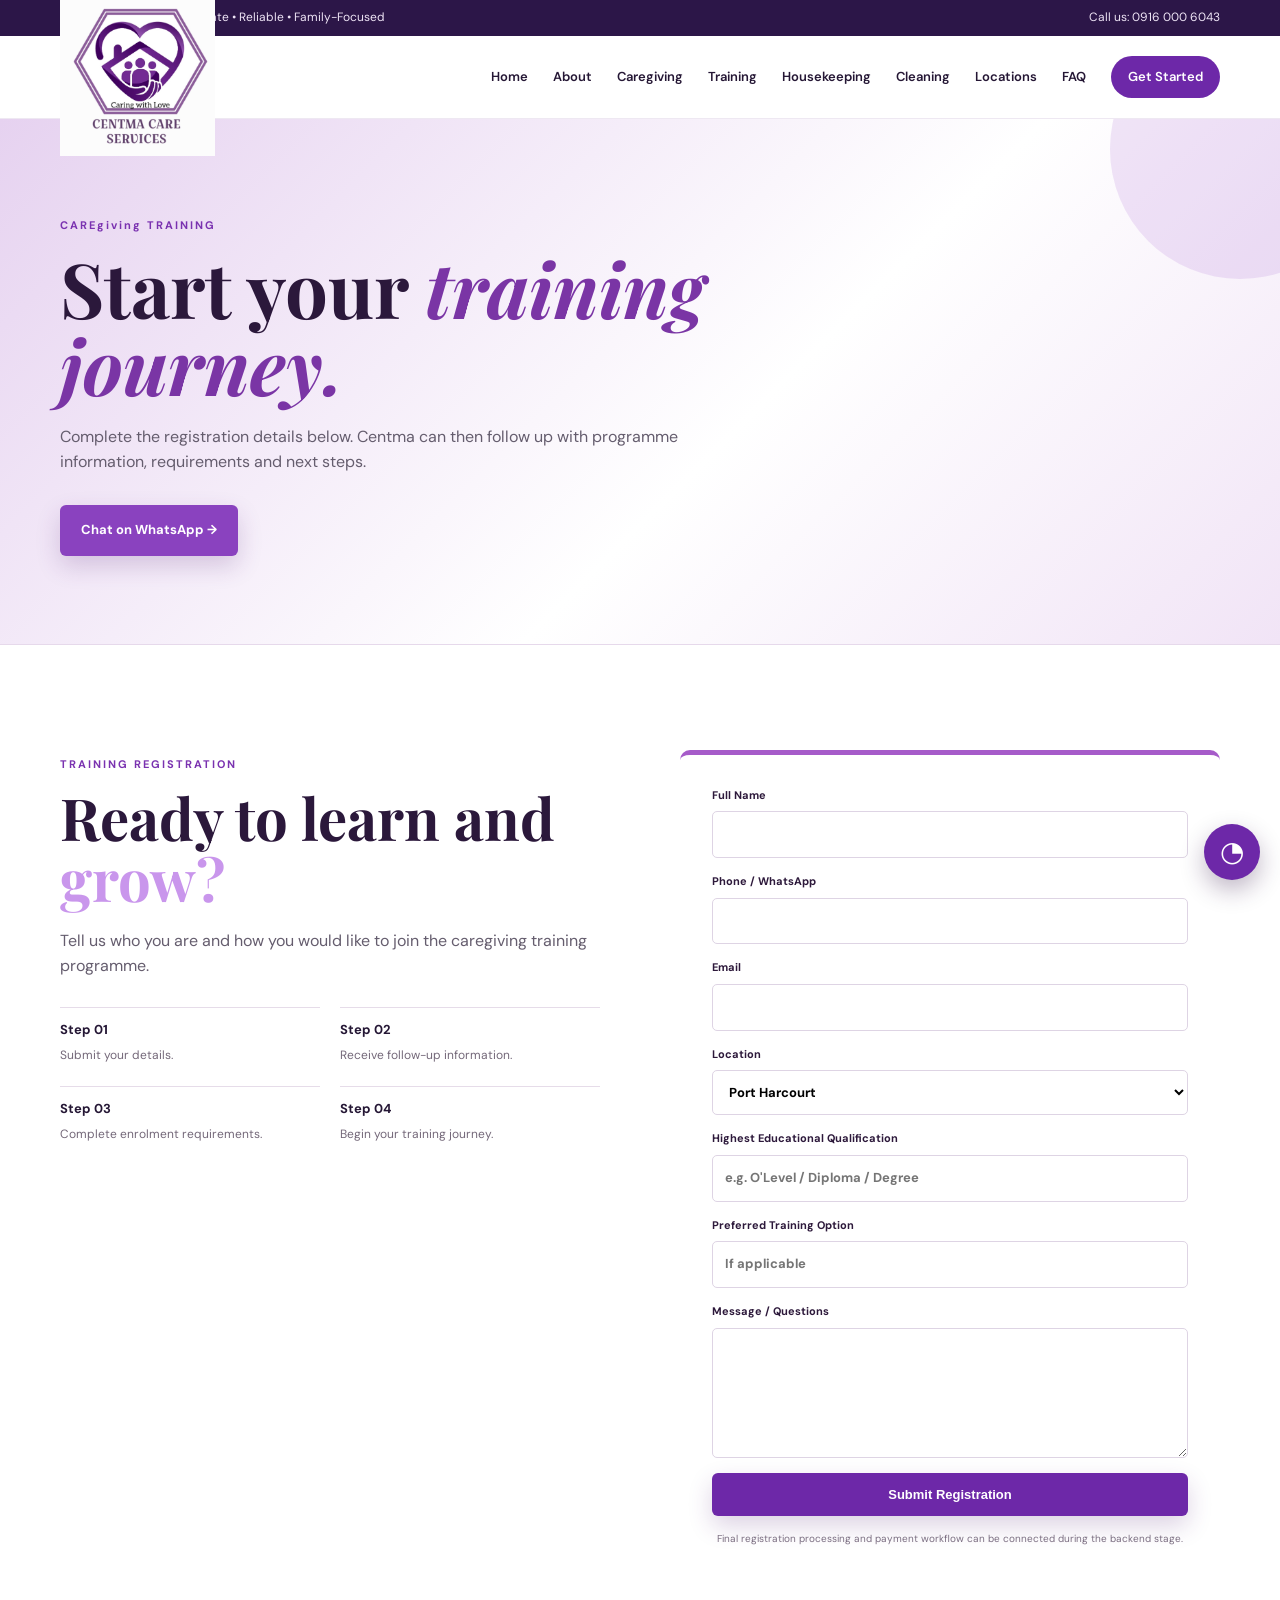
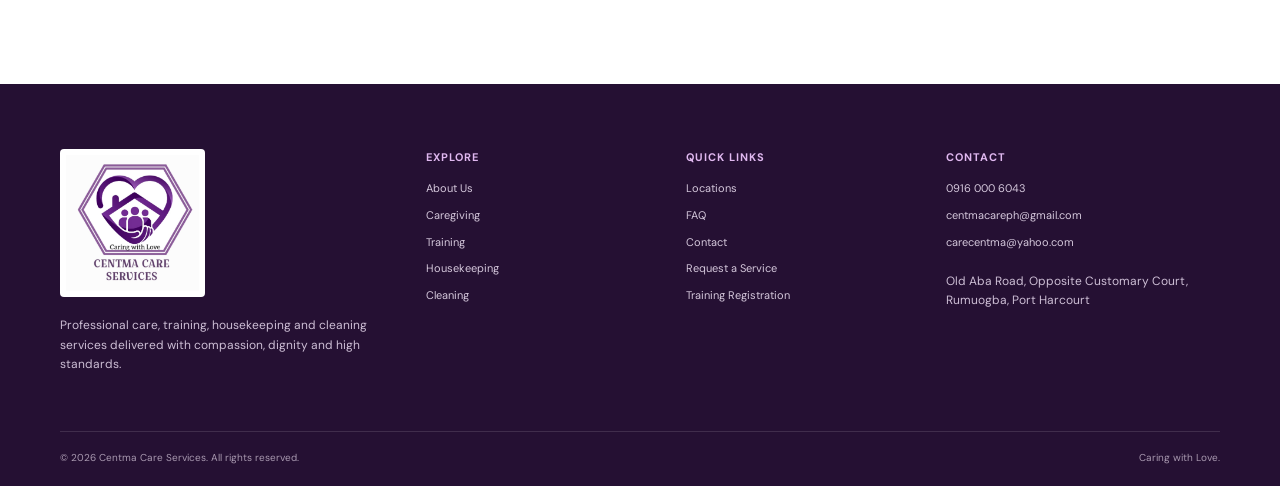
<file: training-registration.html>
<!DOCTYPE html><html lang="en"><head><meta charset="UTF-8"><meta name="viewport" content="width=device-width, initial-scale=1.0"><meta name="description" content="Register interest in Centma caregiving training."><title>Training Registration | Centma Care Services</title><link rel="preconnect" href="https://fonts.googleapis.com"><link rel="preconnect" href="https://fonts.gstatic.com" crossorigin><link href="https://fonts.googleapis.com/css2?family=DM+Sans:wght@400;500;600;700&family=Playfair+Display:wght@600;700&display=swap" rel="stylesheet"><link rel="stylesheet" href="styles.css"></head><body class="page-training-registration"><div class="topbar"><div class="container topbar-inner"><span>Professional • Compassionate • Reliable • Family-Focused</span><a href="tel:+2349160006043">Call us: 0916 000 6043</a></div></div>
<header class="site-header"><div class="container nav-wrap"><a class="brand" href="index.html" aria-label="Centma Care Services home"><img src="logo.jpeg" alt="Centma Care Services logo"></a><button class="menu-toggle" aria-label="Open menu" aria-expanded="false">☰</button><nav class="nav" aria-label="Main navigation">
<a href="index.html">Home</a><a href="about.html">About</a><a href="caregiving.html">Caregiving</a><a href="training.html">Training</a><a href="housekeeping.html">Housekeeping</a><a href="cleaning.html">Cleaning</a><a href="locations.html">Locations</a><a href="faq.html">FAQ</a><a class="nav-cta" href="contact.html">Get Started</a>
</nav></div></header><main><section class="inner-hero"><div class="container"><span class="eyebrow">CAREgiving TRAINING</span><h1>Start your <em>training journey.</em></h1><p>Complete the registration details below. Centma can then follow up with programme information, requirements and next steps.</p><div class="button-row"><a class="btn btn-primary" href="https://wa.me/2349160006043">Chat on WhatsApp →</a></div></div></section><section class="section"><div class="container contact-grid"><div class="training-copy"><span class="eyebrow">TRAINING REGISTRATION</span><h2>Ready to learn and <em>grow?</em></h2><p>Tell us who you are and how you would like to join the caregiving training programme.</p><div class="training-points"><div><b>Step 01</b><span>Submit your details.</span></div><div><b>Step 02</b><span>Receive follow-up information.</span></div><div><b>Step 03</b><span>Complete enrolment requirements.</span></div><div><b>Step 04</b><span>Begin your training journey.</span></div></div></div><form class="contact-form" name="training-registration" method="POST" data-netlify="true" data-netlify-honeypot="bot-field" action="/success.html"><input type="hidden" name="form-name" value="training-registration"><p style="display:none"><label>Do not fill this out <input name="bot-field"></label></p><label>Full Name<input required type="text" name="name"></label><label>Phone / WhatsApp<input required type="tel" name="phone"></label><label>Email<input type="email" name="email"></label><label>Location<select name="location"><option>Port Harcourt</option><option>Lagos</option><option>Benin</option><option>Warri</option><option>Other</option></select></label><label>Highest Educational Qualification<input type="text" name="qualification" placeholder="e.g. O'Level / Diploma / Degree"></label><label>Preferred Training Option<input type="text" name="training_option" placeholder="If applicable"></label><label>Message / Questions<textarea rows="5" name="message"></textarea></label><button class="btn btn-primary full" type="submit">Submit Registration</button><small>Final registration processing and payment workflow can be connected during the backend stage.</small></form></div></section></main><footer><div class="container footer-grid"><div><img class="footer-logo" src="logo.jpeg" alt="Centma Care Services logo"><p>Professional care, training, housekeeping and cleaning services delivered with compassion, dignity and high standards.</p></div><div><b>EXPLORE</b><a href="about.html">About Us</a><a href="caregiving.html">Caregiving</a><a href="training.html">Training</a><a href="housekeeping.html">Housekeeping</a><a href="cleaning.html">Cleaning</a></div><div><b>QUICK LINKS</b><a href="locations.html">Locations</a><a href="faq.html">FAQ</a><a href="contact.html">Contact</a><a href="service-request.html">Request a Service</a><a href="training-registration.html">Training Registration</a></div><div><b>CONTACT</b><a href="tel:+2349160006043">0916 000 6043</a><a href="mailto:centmacareph@gmail.com">centmacareph@gmail.com</a><a href="mailto:carecentma@yahoo.com">carecentma@yahoo.com</a><p>Old Aba Road, Opposite Customary Court, Rumuogba, Port Harcourt</p></div></div><div class="container footer-bottom"><span>© 2026 Centma Care Services. All rights reserved.</span><span>Caring with Love.</span></div></footer><a class="floating-wa" href="https://wa.me/2349160006043" target="_blank" rel="noopener" aria-label="Chat on WhatsApp">◔</a><script src="script.js"></script></body></html>
</file>
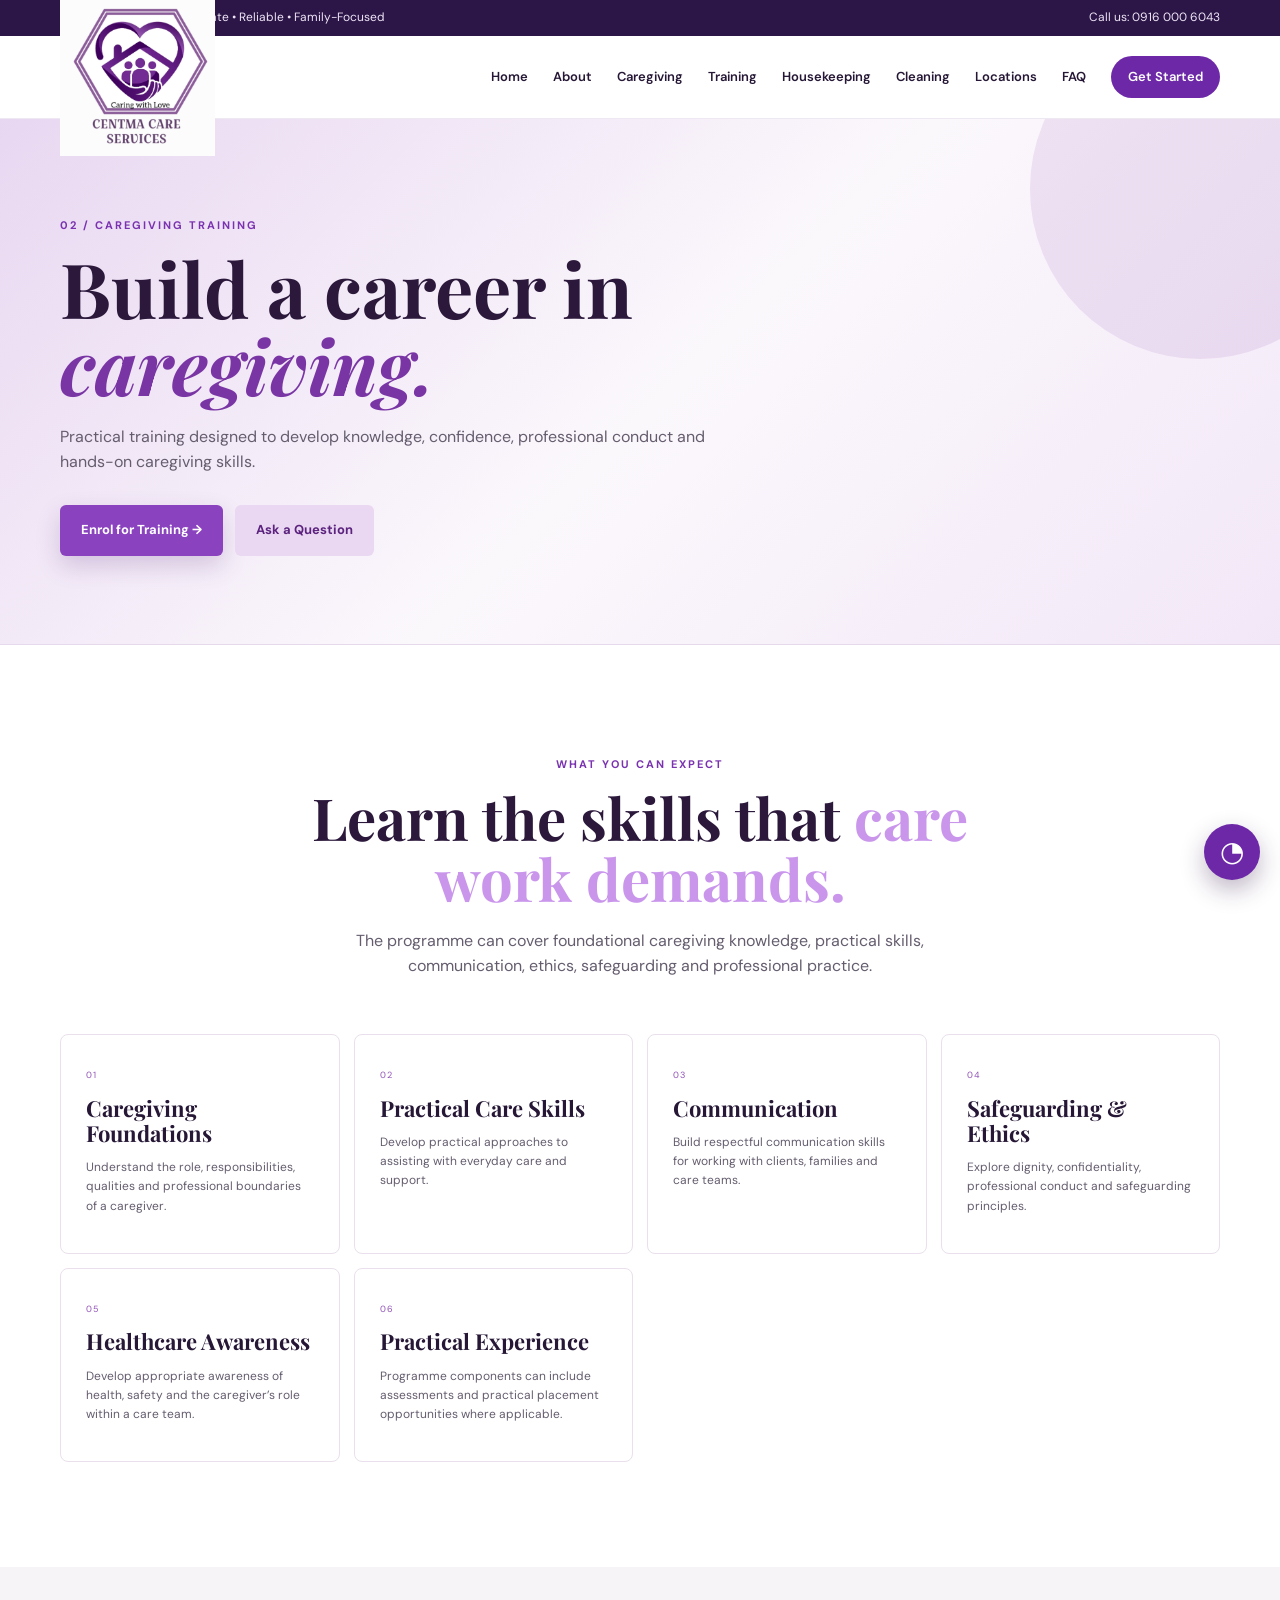
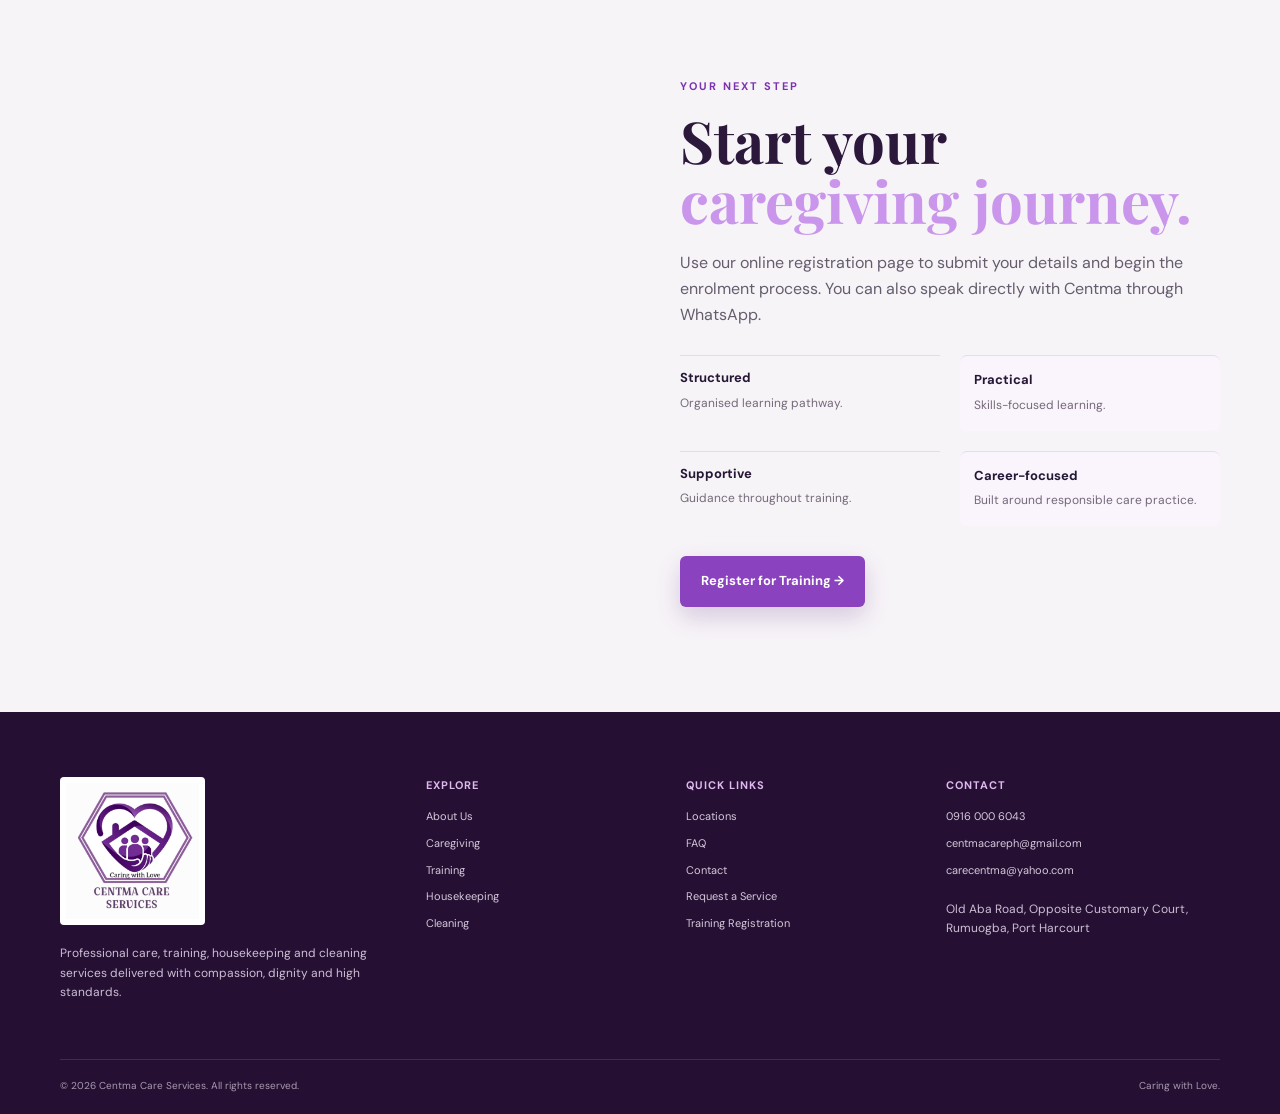
<file: training.html>
<!DOCTYPE html><html lang="en"><head><meta charset="UTF-8"><meta name="viewport" content="width=device-width, initial-scale=1.0"><meta name="description" content="Centma Care Services caregiving training programme."><title>Caregiving Training | Centma Care Services</title><link rel="preconnect" href="https://fonts.googleapis.com"><link rel="preconnect" href="https://fonts.gstatic.com" crossorigin><link href="https://fonts.googleapis.com/css2?family=DM+Sans:wght@400;500;600;700&family=Playfair+Display:wght@600;700&display=swap" rel="stylesheet"><link rel="stylesheet" href="styles.css"></head><body class="page-training"><div class="topbar"><div class="container topbar-inner"><span>Professional • Compassionate • Reliable • Family-Focused</span><a href="tel:+2349160006043">Call us: 0916 000 6043</a></div></div>
<header class="site-header"><div class="container nav-wrap"><a class="brand" href="index.html" aria-label="Centma Care Services home"><img src="logo.jpeg" alt="Centma Care Services logo"></a><button class="menu-toggle" aria-label="Open menu" aria-expanded="false">☰</button><nav class="nav" aria-label="Main navigation">
<a href="index.html">Home</a><a href="about.html">About</a><a href="caregiving.html">Caregiving</a><a href="training.html">Training</a><a href="housekeeping.html">Housekeeping</a><a href="cleaning.html">Cleaning</a><a href="locations.html">Locations</a><a href="faq.html">FAQ</a><a class="nav-cta" href="contact.html">Get Started</a>
</nav></div></header><main><section class="inner-hero"><div class="container"><span class="eyebrow">02 / CAREGIVING TRAINING</span><h1>Build a career in <em>caregiving.</em></h1><p>Practical training designed to develop knowledge, confidence, professional conduct and hands-on caregiving skills.</p><div class="button-row"><a class="btn btn-primary" href="training-registration.html">Enrol for Training →</a><a class="btn btn-soft" href="https://wa.me/2349160006043">Ask a Question</a></div></div></section><section class="section"><div class="container"><div class="section-heading centered"><span class="eyebrow">WHAT YOU CAN EXPECT</span><h2>Learn the skills that <em>care work demands.</em></h2><p>The programme can cover foundational caregiving knowledge, practical skills, communication, ethics, safeguarding and professional practice.</p></div><div class="clean-grid"><div class="clean-card"><span>01</span><b>Caregiving Foundations</b><p>Understand the role, responsibilities, qualities and professional boundaries of a caregiver.</p></div><div class="clean-card"><span>02</span><b>Practical Care Skills</b><p>Develop practical approaches to assisting with everyday care and support.</p></div><div class="clean-card"><span>03</span><b>Communication</b><p>Build respectful communication skills for working with clients, families and care teams.</p></div><div class="clean-card"><span>04</span><b>Safeguarding & Ethics</b><p>Explore dignity, confidentiality, professional conduct and safeguarding principles.</p></div><div class="clean-card"><span>05</span><b>Healthcare Awareness</b><p>Develop appropriate awareness of health, safety and the caregiver’s role within a care team.</p></div><div class="clean-card"><span>06</span><b>Practical Experience</b><p>Programme components can include assessments and practical placement opportunities where applicable.</p></div></div></div></section><section class="section light-section"><div class="container split"><div class="training-image photo-three"></div><div class="training-copy"><span class="eyebrow">YOUR NEXT STEP</span><h2>Start your <em>caregiving journey.</em></h2><p>Use our online registration page to submit your details and begin the enrolment process. You can also speak directly with Centma through WhatsApp.</p><div class="training-points"><div><b>Structured</b><span>Organised learning pathway.</span></div><div><b>Practical</b><span>Skills-focused learning.</span></div><div><b>Supportive</b><span>Guidance throughout training.</span></div><div><b>Career-focused</b><span>Built around responsible care practice.</span></div></div><a class="btn btn-primary" href="training-registration.html">Register for Training →</a></div></div></section></main><footer><div class="container footer-grid"><div><img class="footer-logo" src="logo.jpeg" alt="Centma Care Services logo"><p>Professional care, training, housekeeping and cleaning services delivered with compassion, dignity and high standards.</p></div><div><b>EXPLORE</b><a href="about.html">About Us</a><a href="caregiving.html">Caregiving</a><a href="training.html">Training</a><a href="housekeeping.html">Housekeeping</a><a href="cleaning.html">Cleaning</a></div><div><b>QUICK LINKS</b><a href="locations.html">Locations</a><a href="faq.html">FAQ</a><a href="contact.html">Contact</a><a href="service-request.html">Request a Service</a><a href="training-registration.html">Training Registration</a></div><div><b>CONTACT</b><a href="tel:+2349160006043">0916 000 6043</a><a href="mailto:centmacareph@gmail.com">centmacareph@gmail.com</a><a href="mailto:carecentma@yahoo.com">carecentma@yahoo.com</a><p>Old Aba Road, Opposite Customary Court, Rumuogba, Port Harcourt</p></div></div><div class="container footer-bottom"><span>© 2026 Centma Care Services. All rights reserved.</span><span>Caring with Love.</span></div></footer><a class="floating-wa" href="https://wa.me/2349160006043" target="_blank" rel="noopener" aria-label="Chat on WhatsApp">◔</a><script src="script.js"></script></body></html>
</file>
<file: styles.css>
*{box-sizing:border-box}html{scroll-behavior:smooth}body{margin:0;color:#251735;background:#fff;font-family:"DM Sans",Arial,sans-serif;line-height:1.6}a{color:inherit;text-decoration:none}p{color:#655d6e}.container{width:min(1160px,calc(100% - 40px));margin:auto}.topbar{background:#2c1648;color:#eee4f5;font-size:12px}.topbar-inner{height:36px;display:flex;align-items:center;justify-content:space-between}.site-header{position:sticky;top:0;z-index:20;background:rgba(255,255,255,.96);backdrop-filter:blur(12px);border-bottom:1px solid #eee8f2}.nav-wrap{height:82px;display:flex;align-items:center;justify-content:space-between}.brand img{width:155px;display:block}.nav{display:flex;align-items:center;gap:25px;font-size:13px;font-weight:600}.nav a{transition:.2s}.nav a:hover{color:#7b2cbf}.nav-cta{background:#6d28a8;color:white!important;padding:11px 17px;border-radius:999px}.menu-toggle{display:none;border:0;background:none;font-size:26px;color:#3b1d57}.hero{min-height:650px;position:relative;display:flex;align-items:center;overflow:hidden;background:#241034}.hero-image,.diaspora-image{position:absolute;inset:0;background-position:center;background-size:cover;background-image:url("https://images.unsplash.com/photo-1576091160550-2173dba999ef?auto=format&fit=crop&w=1800&q=85")}.hero-overlay{position:absolute;inset:0;background:linear-gradient(90deg,rgba(35,13,53,.93) 0%,rgba(55,20,77,.78) 48%,rgba(50,20,70,.25) 100%)}.hero-content{position:relative;z-index:2;color:white;padding:95px 0 100px}.eyebrow{font-size:11px;letter-spacing:2px;font-weight:700;color:#7a32b0}.eyebrow.light{color:#dfc5f2}.hero h1{font:700 clamp(50px,7vw,88px)/.98 "Playfair Display",serif;max-width:760px;margin:20px 0}.hero h1 em,.section-heading h2 em,h2 em{font-style:normal;color:#c996ec}.hero p{color:#f0e8f4;max-width:610px;font-size:18px}.hero-actions,.button-row{display:flex;gap:12px;flex-wrap:wrap;margin-top:30px}.btn{display:inline-flex;align-items:center;justify-content:center;gap:10px;padding:14px 20px;border-radius:6px;border:1px solid transparent;font-weight:700;font-size:13px;cursor:pointer}.btn-primary{background:#8a42bf;color:white;box-shadow:0 10px 24px rgba(87,35,120,.2)}.btn-outline{border-color:rgba(255,255,255,.5);color:#fff}.btn-soft{background:#eee1f7;color:#54217b}.btn-white{background:#fff;color:#4b1b6c}.hero-whatsapp{display:inline-block;margin-top:20px;color:#eadbf3;font-size:13px;text-decoration:underline;text-underline-offset:4px}.hero-badge{position:absolute;right:7%;bottom:50px;z-index:2;background:rgba(255,255,255,.94);padding:17px 20px;border-left:4px solid #9d5bc9;box-shadow:0 12px 35px rgba(0,0,0,.16);display:flex;flex-direction:column}.hero-badge strong{font:700 17px "Playfair Display",serif}.hero-badge span{font-size:11px;color:#756a7e}.trust-strip{background:#f5eff8;border-bottom:1px solid #e9dff0}.trust-grid{display:grid;grid-template-columns:repeat(4,1fr)}.trust-grid div{padding:22px 10px;display:flex;gap:12px;align-items:center;border-right:1px solid #e4d8eb}.trust-grid div:last-child{border-right:0}.trust-grid b{font-size:11px;color:#9c62bf}.trust-grid span{font-weight:700;font-size:12px}.section{padding:105px 0}.section-heading{max-width:720px;margin-bottom:55px}.section-heading.centered{text-align:center;margin-left:auto;margin-right:auto}.section-heading h2,.story-copy h2,.care-copy h2,.training-copy h2,.location-layout h2,.faq-layout h2,.contact-copy h2{font:700 clamp(38px,5vw,58px)/1.04 "Playfair Display",serif;margin:12px 0 20px;color:#2b183b}.section-heading p{max-width:680px;margin:0 auto}.service-grid{display:grid;grid-template-columns:1.12fr 1fr 1fr 1fr;gap:16px}.service-card{position:relative;padding:34px 27px 30px;border:1px solid #eadfec;border-radius:10px;min-height:320px;background:#fff;box-shadow:0 8px 25px rgba(50,22,67,.04);transition:.25s}.service-card:hover{transform:translateY(-5px);box-shadow:0 18px 35px rgba(50,22,67,.1)}.service-card.featured{background:#4a1b68;color:#fff;border-color:#4a1b68}.service-card.featured p{color:#e9dff0}.card-number{font-size:10px;letter-spacing:1px;color:#a976c8}.service-icon{font-size:30px;margin-top:28px;color:#9652bd}.featured .service-icon{color:#d7aaf0}.service-card h3{font:700 25px/1.15 "Playfair Display",serif;margin:12px 0}.service-card p{font-size:13px}.card-link{position:absolute;bottom:27px;font-size:12px;font-weight:700}.split{display:grid;grid-template-columns:1fr 1fr;gap:80px;align-items:center}.story-photo,.care-image,.training-image,.house-image{min-height:520px;border-radius:12px;background-size:cover;background-position:center}.photo-one{background-image:url("https://images.unsplash.com/photo-1559234938-b60fff04894d?auto=format&fit=crop&w=1200&q=85")}.photo-two{background-image:url("https://images.unsplash.com/photo-1576765608866-5b51046452be?auto=format&fit=crop&w=1200&q=85")}.photo-three{background-image:url("https://images.unsplash.com/photo-1576091160399-112ba8d25d1d?auto=format&fit=crop&w=1200&q=85")}.photo-four{background-image:url("https://images.unsplash.com/photo-1581578731548-c64695cc6952?auto=format&fit=crop&w=1200&q=85")}.story-section{background:#fbf9fc}.story-copy p,.care-copy p,.training-copy p{font-size:16px}.quote-line{border-left:3px solid #9d5bc9;padding:8px 0 8px 18px;margin:25px 0;color:#5b4567;font-weight:600;font-size:14px}.text-link{font-weight:800;color:#6e2aa0;font-size:13px}.care-section{background:#f1e8f6}.feature-list{display:grid;grid-template-columns:1fr 1fr;gap:10px;margin:28px 0}.feature-list span{font-size:13px;font-weight:700;background:#fff;border-radius:5px;padding:11px 13px}.diaspora-section{min-height:510px;position:relative;display:flex;align-items:center;overflow:hidden;background:#2d1242}.diaspora-image{background-image:url("https://images.unsplash.com/photo-1542810634-71277d95dcbb?auto=format&fit=crop&w=1800&q=85")}.diaspora-overlay{position:absolute;inset:0;background:linear-gradient(90deg,rgba(37,12,53,.92),rgba(46,16,64,.45))}.diaspora-content{position:relative;z-index:2;color:#fff}.diaspora-content h2{font:700 clamp(38px,5vw,60px)/1.05 "Playfair Display",serif;max-width:760px;margin:15px 0}.diaspora-content p{color:#eee4f3;max-width:600px;margin-bottom:28px}.training-section{background:#fff}.training-points{display:grid;grid-template-columns:1fr 1fr;gap:20px;margin:28px 0 30px}.training-points div{border-top:1px solid #e6dce9;padding-top:12px}.training-points b{display:block;font-size:13px}.training-points span{font-size:12px;color:#746879}.light-section{background:#f7f4f8}.split-heading{display:grid;grid-template-columns:1fr 1fr;gap:50px;align-items:end}.split-heading p{margin:0}.house-grid{display:grid;grid-template-columns:1fr 1fr;gap:30px}.house-image{min-height:540px}.house-services{display:grid;grid-template-columns:1fr 1fr;gap:0 25px;align-content:start}.house-services div{padding:20px 0;border-top:1px solid #ddd2e3}.house-services b{display:block;font-size:14px}.house-services span{font-size:12px;color:#766b7d}.house-services .full{grid-column:1/-1;margin-top:25px}.cleaning-section{background:#fff}.clean-grid{display:grid;grid-template-columns:repeat(4,1fr);gap:14px}.clean-card{padding:25px;border:1px solid #eadfec;border-radius:8px;min-height:190px}.clean-card span{font-size:9px;letter-spacing:1.4px;color:#9252b8;text-transform:uppercase}.clean-card b{display:block;font:700 22px/1.15 "Playfair Display",serif;margin:10px 0}.clean-card p{font-size:12px}.center-action{text-align:center;margin-top:35px}.why-section{background:#321247;color:#fff}.why-section .section-heading h2{color:#fff}.why-grid{display:grid;grid-template-columns:repeat(4,1fr);gap:25px}.why-grid div{border-top:1px solid rgba(255,255,255,.2);padding-top:20px}.why-grid span{font-size:10px;color:#d4a5ea}.why-grid h3{font:700 25px "Playfair Display",serif;margin:10px 0}.why-grid p{color:#dfd2e5;font-size:12px}.locations-section{background:#fbf9fc}.location-layout{display:grid;grid-template-columns:1fr 390px;gap:90px;align-items:center}.location-list{margin-top:30px}.location-list div{display:grid;grid-template-columns:150px 1fr;padding:15px 0;border-bottom:1px solid #e3d9e7}.location-list b{font-size:13px}.location-list span{font-size:12px;color:#776b7d}.location-list .active b{color:#7c35ad}.map-card{min-height:410px;background:linear-gradient(145deg,#eadcf0,#f7f3f8);border-radius:12px;padding:35px;display:flex;flex-direction:column;justify-content:center;box-shadow:inset 0 0 0 1px #e5d8ea}.map-pin{font-size:50px;color:#7b32aa}.map-card span{font-size:10px;letter-spacing:2px;color:#815096;margin-top:10px}.map-card strong{font:700 27px "Playfair Display",serif;margin:8px 0}.map-card p{font-size:13px}.map-card a{font-size:12px;font-weight:700;color:#68259a;margin-top:10px}.faq-section{background:#fff}.faq-layout{display:grid;grid-template-columns:1fr 1.25fr;gap:100px}.faq-list details{border-top:1px solid #dfd5e4;padding:20px 0}.faq-list details:last-child{border-bottom:1px solid #dfd5e4}.faq-list summary{cursor:pointer;font-weight:700;font-size:14px;list-style:none;display:flex;justify-content:space-between}.faq-list summary:after{content:"+";font-size:20px;color:#8a42b7}.faq-list details[open] summary:after{content:"−"}.faq-list p{font-size:13px;margin:12px 30px 0 0}.contact-section{background:#6d28a8;color:#fff;padding:90px 0}.contact-grid{display:grid;grid-template-columns:1fr 1fr;gap:80px}.contact-copy h2{color:#fff;font-size:62px}.contact-copy p{color:#eadff0;max-width:470px}.contact-details{display:flex;flex-direction:column;gap:8px;margin-top:30px}.contact-details a{font-weight:700;font-size:14px}.contact-form{background:#fff;color:#2d193b;padding:32px;border-radius:10px;display:grid;gap:15px}.contact-form label{font-size:11px;font-weight:700}.contact-form input,.contact-form select,.contact-form textarea{display:block;width:100%;margin-top:7px;padding:12px;border:1px solid #ded4e4;border-radius:5px;font:inherit;font-size:13px;background:#fff}.contact-form small{font-size:10px;color:#7a6d80;text-align:center}.contact-form .full{width:100%;border:0}footer{background:#251033;color:#fff;padding:65px 0 20px}.footer-grid{display:grid;grid-template-columns:1.5fr 1fr 1fr 1.3fr;gap:50px}.footer-logo{width:145px;background:#fff;padding:6px;border-radius:4px}.footer-grid p{color:#cdbed5;font-size:12px}.footer-grid div:not(:first-child){display:flex;flex-direction:column;gap:9px}.footer-grid b{font-size:11px;letter-spacing:1px;color:#e0b8f0;margin-bottom:5px}.footer-grid a{font-size:11px;color:#d5c8dc}.footer-bottom{border-top:1px solid rgba(255,255,255,.12);margin-top:45px;padding-top:18px;display:flex;justify-content:space-between;color:#a999b0;font-size:10px}.floating-wa{position:fixed;right:20px;bottom:20px;width:56px;height:56px;border-radius:50%;display:grid;place-items:center;background:#6d28a8;color:#fff;font-size:28px;box-shadow:0 10px 25px rgba(47,16,67,.3);z-index:30}@media(max-width:950px){.nav{gap:14px}.service-grid{grid-template-columns:1fr 1fr}.clean-grid{grid-template-columns:1fr 1fr}.why-grid{grid-template-columns:1fr 1fr}.split{gap:45px}.location-layout{gap:45px}.faq-layout{gap:50px}}@media(max-width:760px){.topbar-inner{justify-content:center}.topbar-inner span{display:none}.nav{position:absolute;top:82px;left:0;right:0;background:#fff;border-bottom:1px solid #eadfec;padding:15px 20px 25px;display:none;flex-direction:column;align-items:stretch;gap:0}.nav.open{display:flex}.nav a{padding:12px 0}.nav-cta{padding:12px!important;text-align:center}.menu-toggle{display:block}.hero{min-height:690px}.hero-content{padding:80px 0}.hero h1{font-size:52px}.hero p{font-size:15px}.hero-badge{display:none}.trust-grid{grid-template-columns:1fr 1fr}.trust-grid div:nth-child(2){border-right:0}.section{padding:75px 0}.service-grid,.clean-grid,.why-grid,.house-grid,.split,.faq-layout,.location-layout,.contact-grid,.split-heading{grid-template-columns:1fr}.service-card{min-height:275px}.story-photo,.care-image,.training-image,.house-image{min-height:390px}.reverse-mobile .care-copy{order:1}.reverse-mobile .care-image{order:2}.feature-list,.training-points,.house-services{grid-template-columns:1fr}.house-services .full{grid-column:auto}.diaspora-section{min-height:560px}.diaspora-content h2{font-size:43px}.location-layout{gap:35px}.map-card{min-height:340px}.contact-copy h2{font-size:52px}.footer-grid{grid-template-columns:1fr 1fr;gap:35px}.footer-grid>div:first-child{grid-column:1/-1}.footer-bottom{flex-direction:column;gap:5px}.hero-actions .btn{width:100%}.hero-actions{max-width:360px}.nav-wrap{height:74px}.nav{top:74px}}
/* Inner pages — same Polished Homepage V2 visual language */
.inner-hero{padding:92px 0 88px;background:linear-gradient(135deg,#f6eef9 0%,#fff 58%,#eee1f4 100%);border-bottom:1px solid #e6d9eb;position:relative;overflow:hidden}.inner-hero:after{content:"";position:absolute;width:260px;height:260px;border-radius:50%;right:-90px;top:-100px;background:rgba(171,111,207,.18)}.inner-hero .container{position:relative;z-index:1}.inner-hero h1{font:700 clamp(48px,6vw,76px)/1.02 "Playfair Display",serif;color:#2b183b;max-width:850px;margin:12px 0 20px}.inner-hero h1 em{color:#7a35a5;font-style:italic}.inner-hero p{max-width:700px;font-size:16px;margin-bottom:28px}.btn-soft{background:#ead8f2;color:#5c237e}.btn-white{background:#fff;color:#54206e}.light{color:#d9b4e9}.section-heading.centered .btn{margin-top:25px}.contact-form button{cursor:pointer}.contact-form .btn-primary{background:#6d28a8;color:#fff}.contact-form .btn-primary:hover{background:#582085}@media(max-width:760px){.inner-hero{padding:72px 0 65px}.inner-hero h1{font-size:48px}}

/* Subtle page-to-page differentiation — keeps Polished Homepage V2 as the master language */
.page-about .inner-hero{background:linear-gradient(135deg,#f4e9f8 0%,#fff 55%,#eee0f5 100%)}
.page-about .inner-hero:before{content:"ABOUT CENTMA";position:absolute;right:5%;bottom:18px;font:700 70px/1 "Playfair Display",serif;color:rgba(108,40,168,.06);letter-spacing:2px}
.page-caregiving .inner-hero{background:linear-gradient(135deg,#eee0f6 0%,#fff 62%,#f7edf9 100%);border-bottom:3px solid #d7b2e8}
.page-caregiving .clean-card:nth-child(1),.page-caregiving .clean-card:nth-child(4){background:#f7f0fa}
.page-training .inner-hero{background:linear-gradient(135deg,#e8d7f1 0%,#fbf8fc 52%,#f2e7f7 100%)}
.page-training .inner-hero:after{width:340px;height:340px;background:rgba(124,53,165,.11)}
.page-training .training-points div:nth-child(2n){background:#faf5fc;padding:14px;border-radius:7px}
.page-housekeeping .inner-hero{background:linear-gradient(135deg,#f7eff9 0%,#fff 58%,#e8daf1 100%)}
.page-housekeeping .house-services div:nth-child(3n){background:#faf5fc;padding-left:14px;padding-right:14px;border-radius:6px}
.page-cleaning .inner-hero{background:linear-gradient(135deg,#e9def2 0%,#fff 60%,#f5edf8 100%)}
.page-cleaning .clean-card:nth-child(odd){background:#faf6fc}
.page-cleaning .clean-card{border-top:3px solid #b77ad3}
.page-locations .inner-hero{background:linear-gradient(135deg,#f0e4f5 0%,#fff 60%,#e9d9f1 100%)}
.page-locations .map-card{background:linear-gradient(145deg,#dfc9ea,#f7f2f9);border:1px solid #d2b4df}
.page-faq .inner-hero{background:linear-gradient(135deg,#f6eff9 0%,#fff 58%,#eadcf2 100%)}
.page-faq .faq-list details:nth-child(even){background:#faf6fc;padding:20px 16px;border-radius:6px}
.page-contact .inner-hero,.page-service-request .inner-hero{background:linear-gradient(135deg,#e9d9f2 0%,#fff 57%,#f3e8f7 100%)}
.page-contact .contact-section,.page-service-request .contact-section{background:linear-gradient(135deg,#64239a,#7d35ae)}
.page-training-registration .inner-hero{background:linear-gradient(135deg,#e6d2f0 0%,#fff 58%,#f1e4f6 100%)}
.page-training-registration .contact-form{border-top:5px solid #a65bc9}
@media(max-width:760px){.page-about .inner-hero:before{font-size:45px}.page-training .inner-hero:after{width:220px;height:220px}}
</file>
